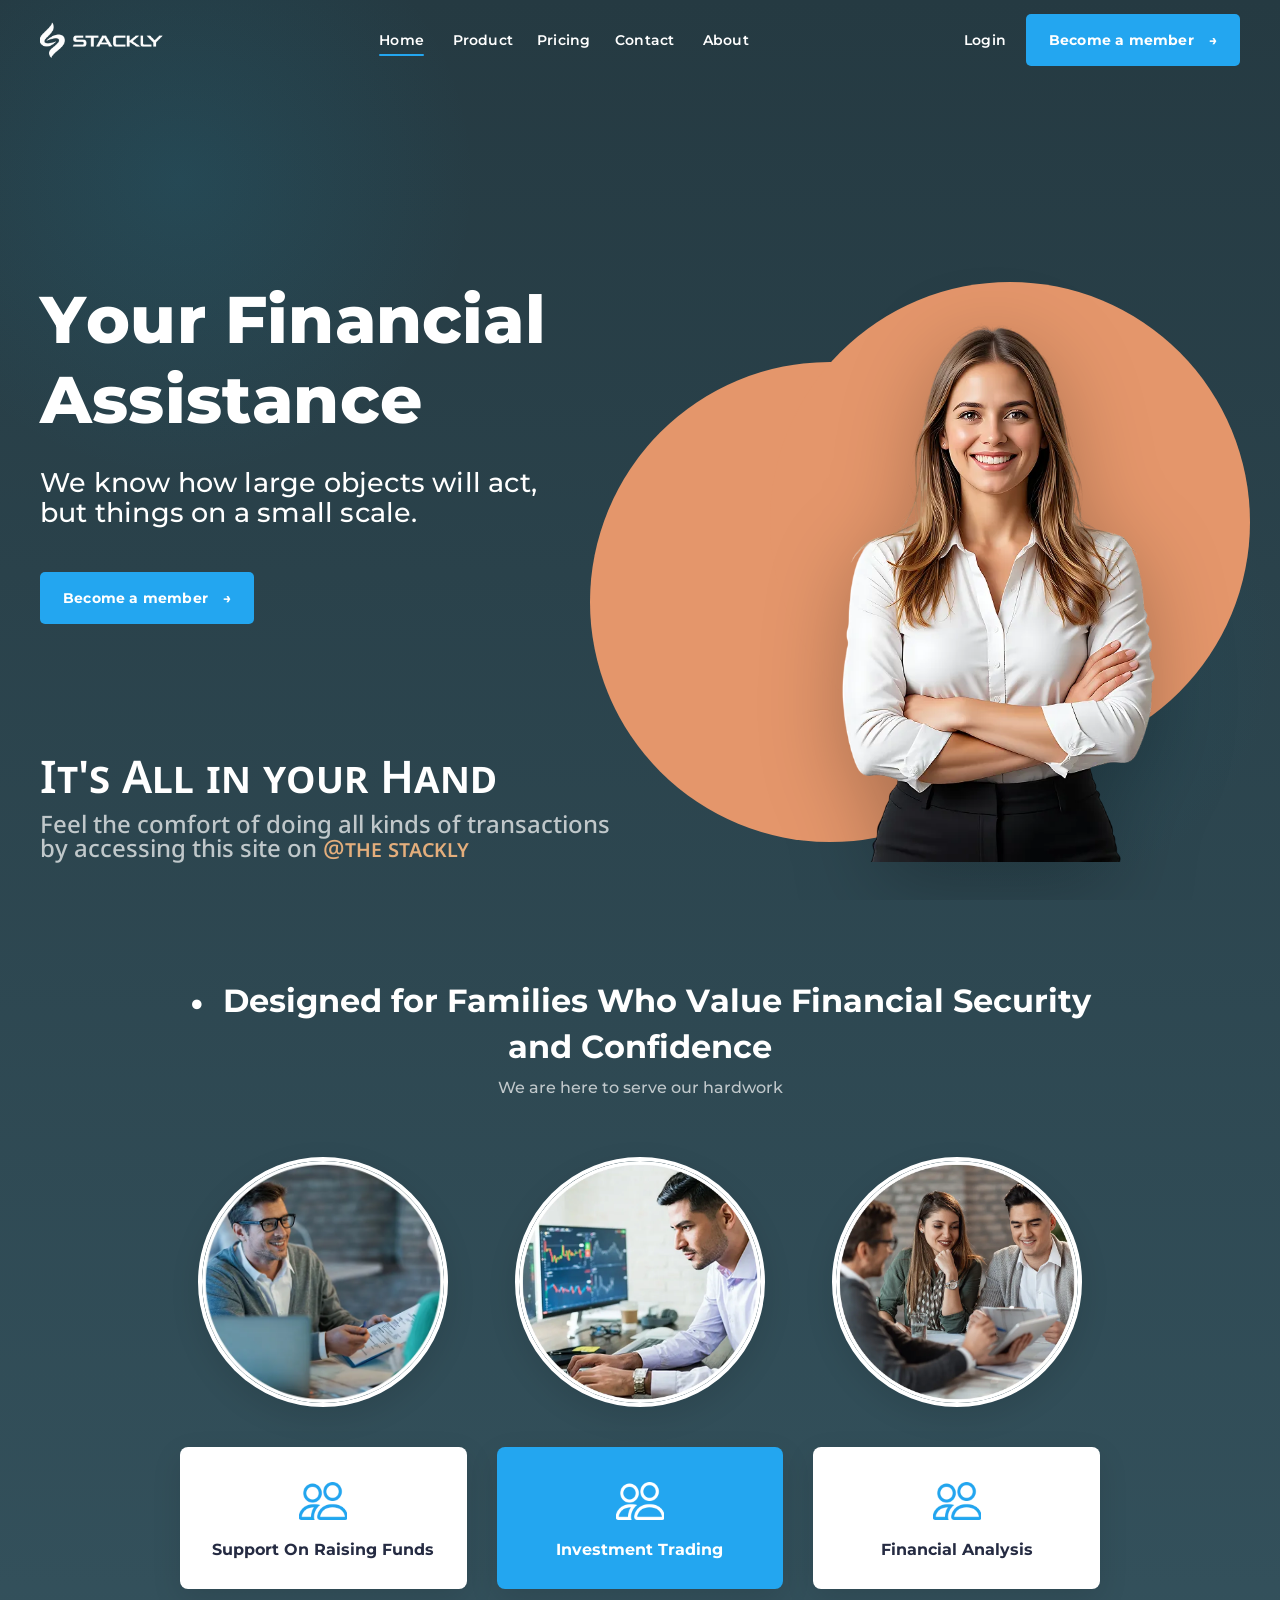
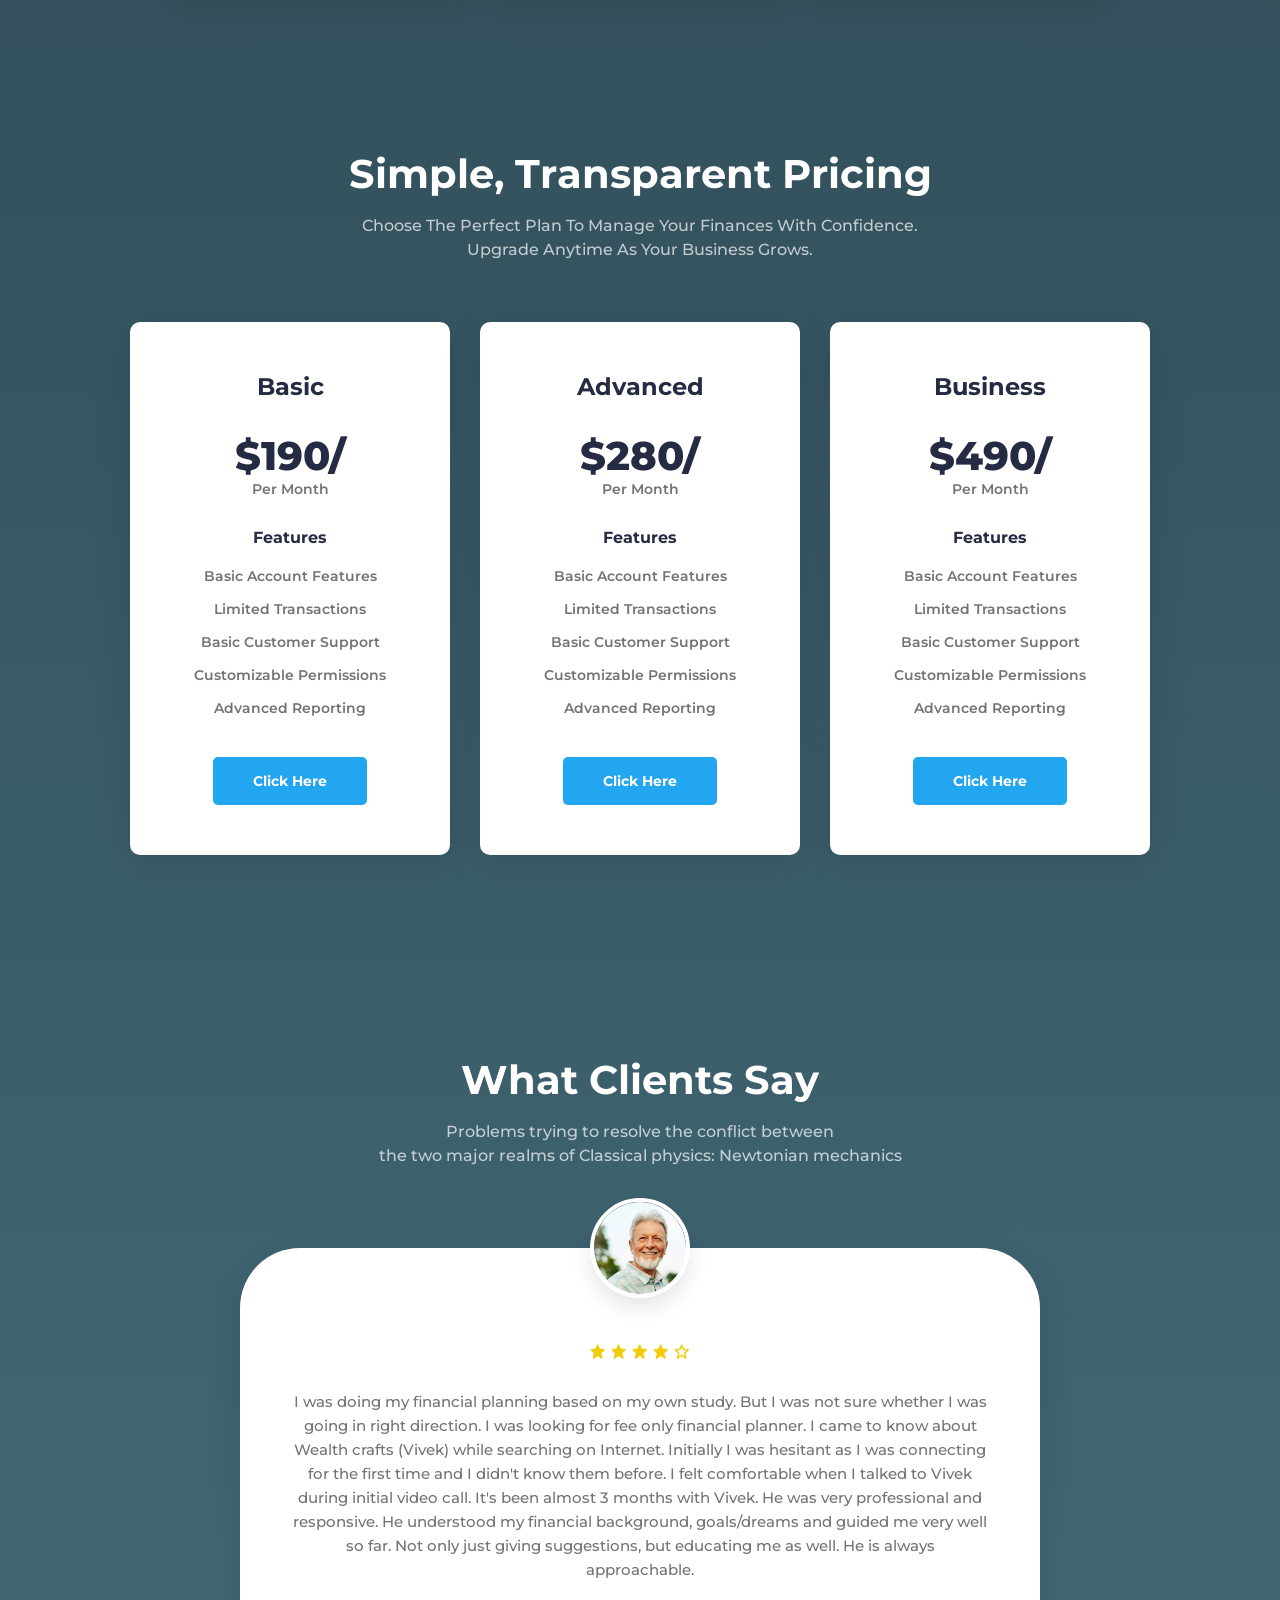
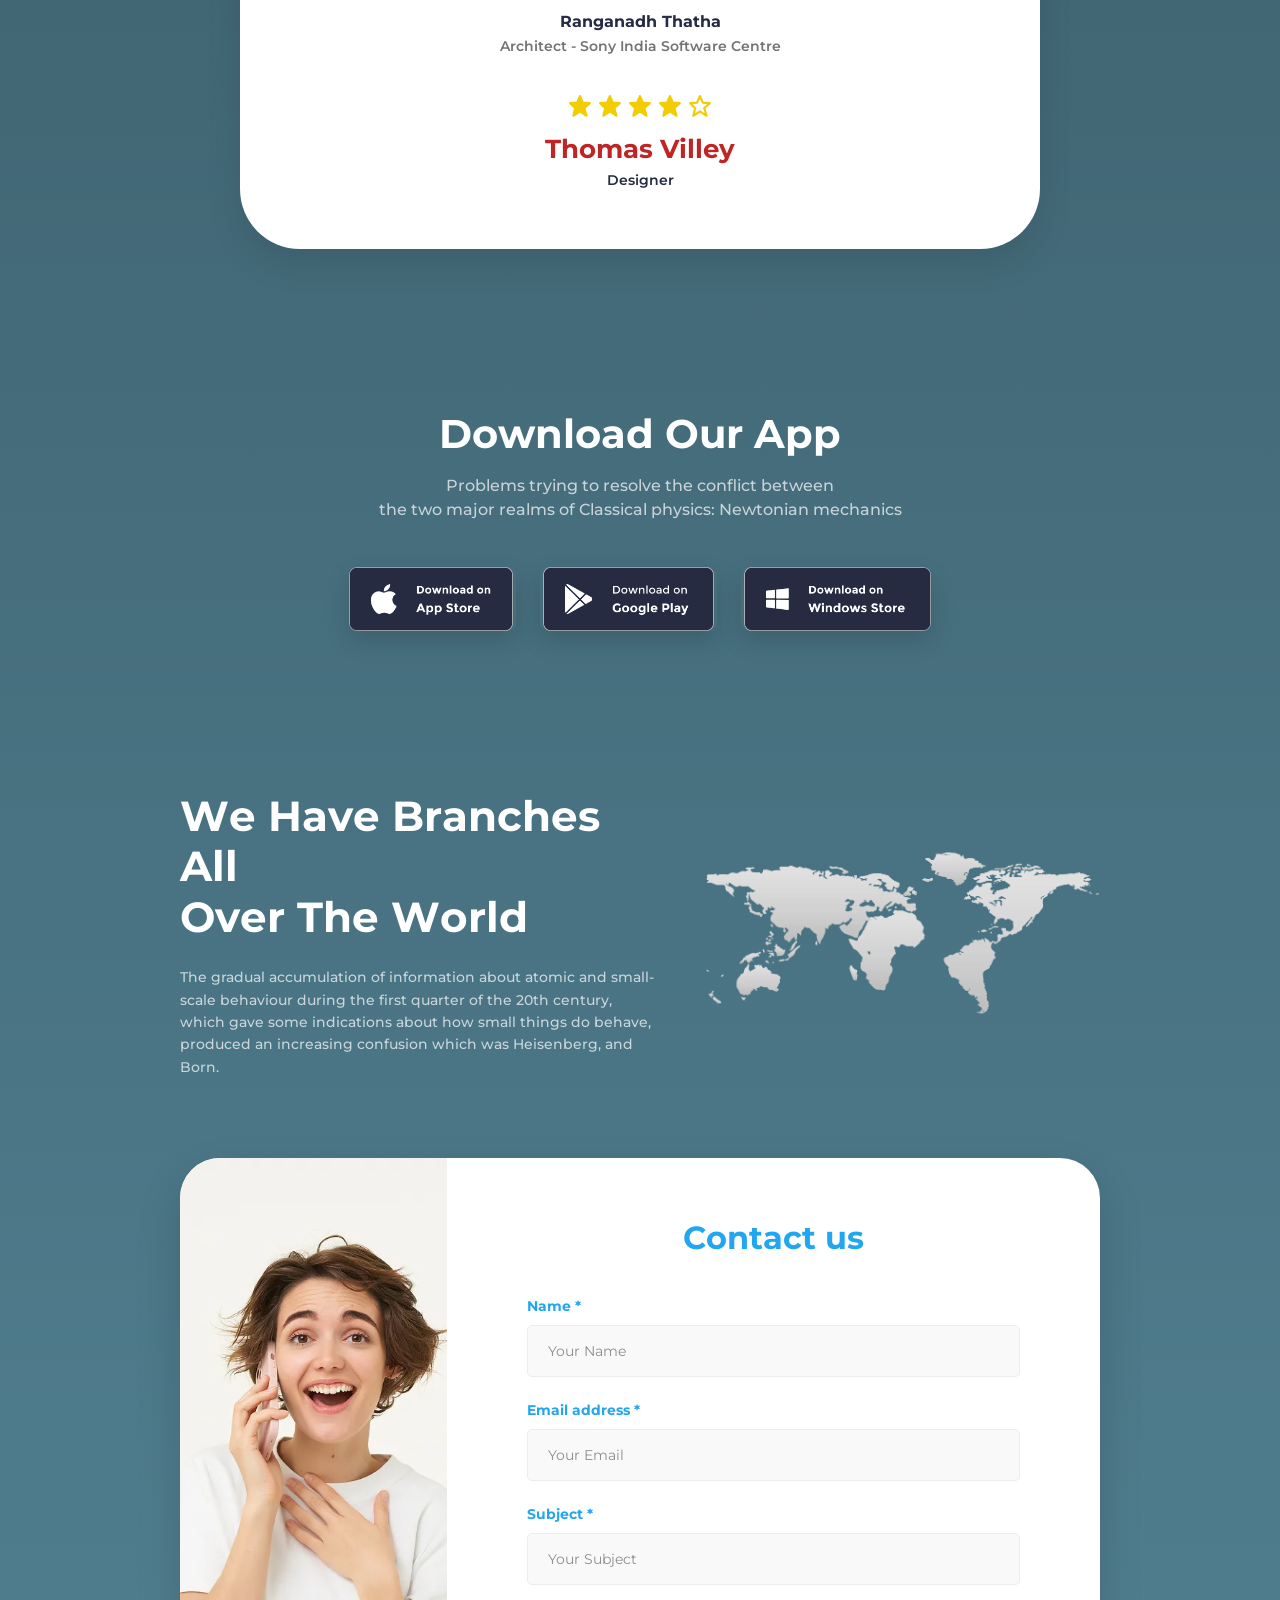
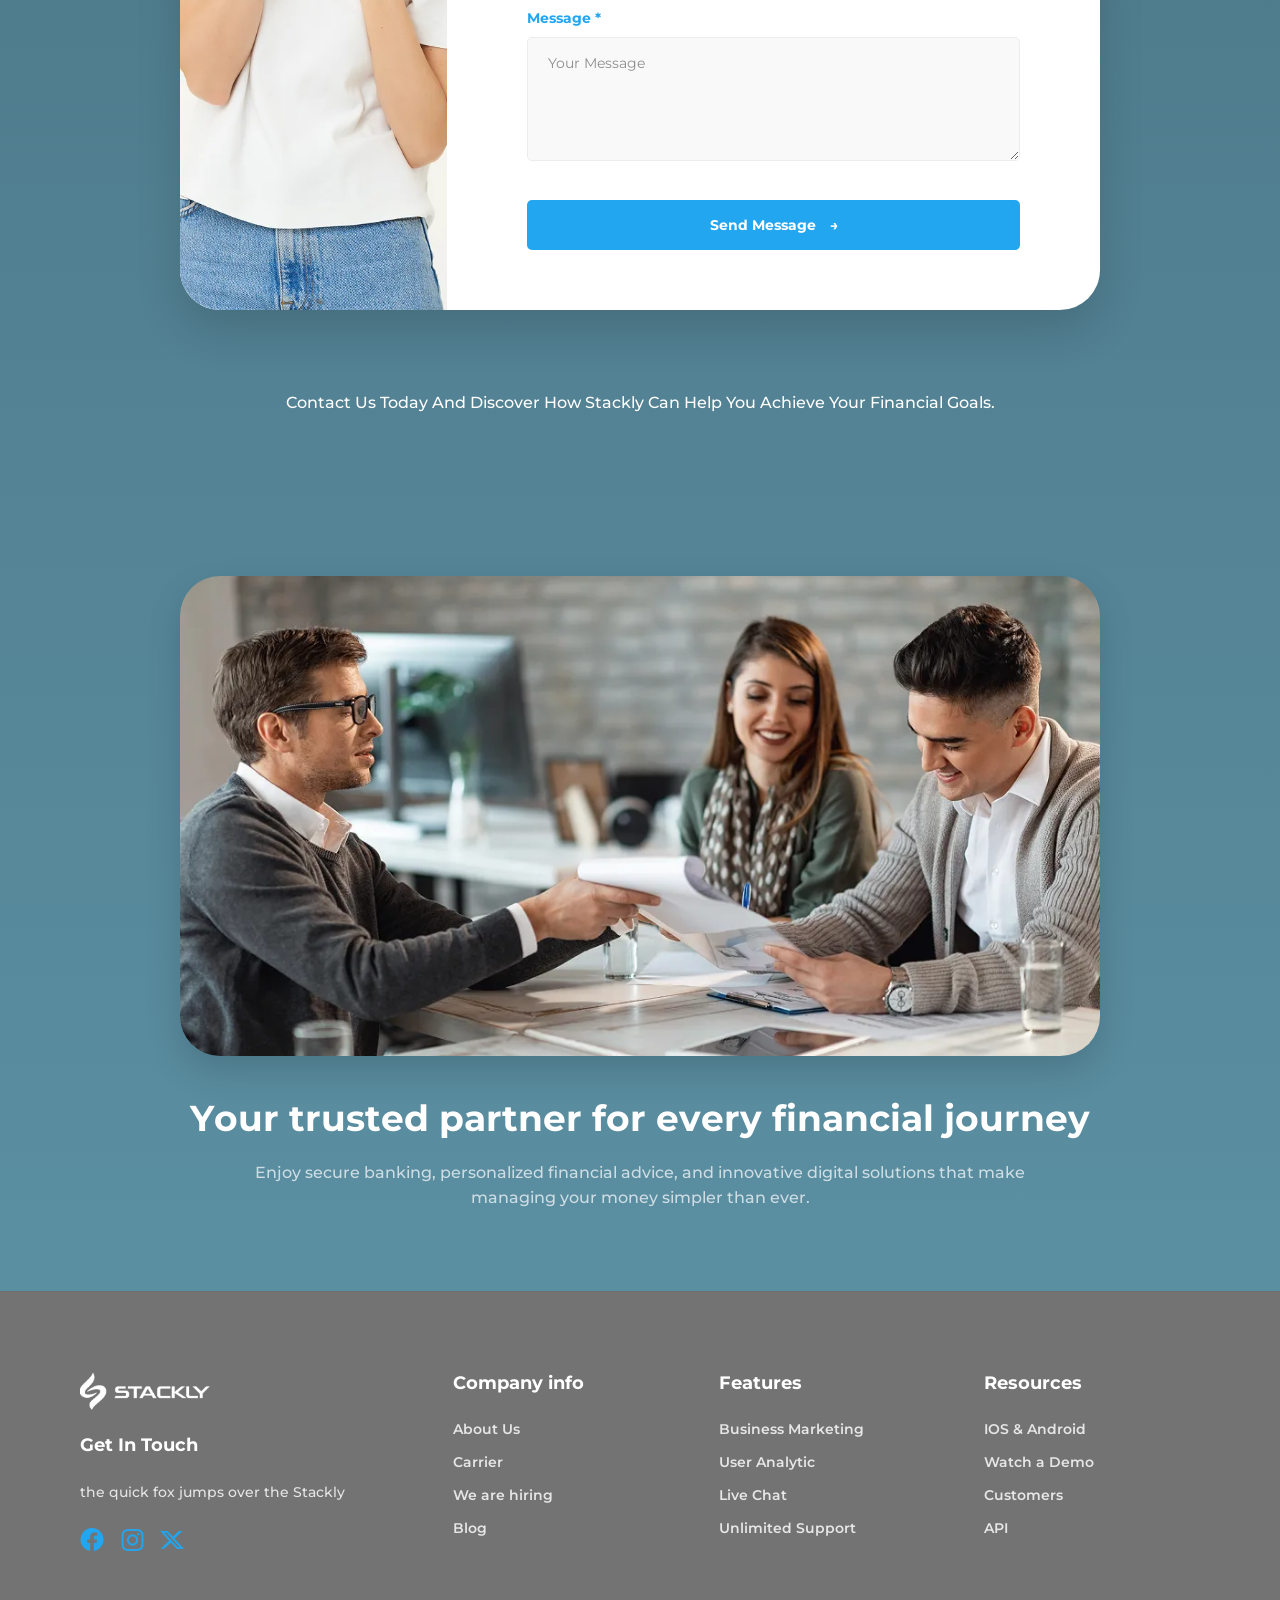
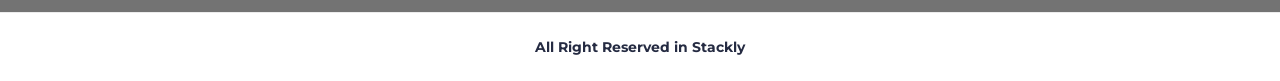
<file: index.html>
<!DOCTYPE html>
<html lang="en">

<head>
    <meta charset="UTF-8" />
    <meta name="viewport" content="width=device-width, initial-scale=1.0" />
    <title>Stackly – Your Financial Assistance</title>
    <meta name="description"
        content="Stackly helps you manage all kinds of financial transactions with ease. Your financial assistance, all in your hand." />
    <link
        href="https://fonts.googleapis.com/css2?family=Inter:wght@600&family=Poppins:wght@500;600&family=Montserrat:wght@400;500;600;700;800&family=Noto+Sans:ital,wght@0,100..900;1,100..900&display=swap"
        rel="stylesheet" />
    <link rel="stylesheet" href="style.css" />
    <link rel="stylesheet" href="preloader.css" />
</head>

<body>
    <!-- Preloader -->
    <div class="loader-wrapper" id="preloader">
        <div class="loader">
            <div class="loader__bar"></div>
            <div class="loader__bar"></div>
            <div class="loader__bar"></div>
            <div class="loader__bar"></div>
            <div class="loader__bar"></div>
            <div class="loader__ball"></div>
        </div>
    </div>
    <!-- ===================== NAVBAR ===================== -->
    <header class="navbar" id="navbar">
        <div class="nav-container">
            <!-- Logo -->
            <a href="index.html" class="nav-logo" id="nav-logo-link" aria-label="Stackly Home">
                <img src="assets/images/stackly logo.webp" alt="Stackly Logo" class="logo-img" id="logo-img" />
            </a>

            <!-- Nav Links -->
            <nav class="nav-links" id="nav-links" aria-label="Main navigation">
                <a href="./index.html" class="nav-link active" id="nav-home">Home</a>
                <a href="./product.html" class="nav-link" id="nav-product">Product</a>
                <a href="./pricing.html" class="nav-link" id="nav-pricing">Pricing</a>
                <a href="./contact.html" class="nav-link" id="nav-contact">Contact</a>
                <a href="./about.html" class="nav-link" id="nav-about">About</a>
            </nav>

            <!-- CTA Buttons -->
            <div class="nav-actions" id="nav-actions">
                <a href="./login.html?mode=login" class="btn-login" id="btn-login">Login</a>
                <a href="./login.html?mode=signup" class="btn-member" id="btn-member-nav">
                    Become a member <span class="btn-arrow">→</span>
                </a>
            </div>

            <!-- Mobile Hamburger -->
            <button class="hamburger" id="hamburger" aria-label="Toggle menu" aria-expanded="false">
                <span class="ham-line"></span>
                <span class="ham-line"></span>
                <span class="ham-line"></span>
            </button>
        </div>

        <!-- Mobile Menu -->
        <div class="mobile-menu" id="mobile-menu">
            <a href="./index.html" class="mobile-link" id="mob-home">Home</a>
            <a href="./product.html" class="mobile-link" id="mob-product">Product</a>
            <a href="./pricing.html" class="mobile-link" id="mob-pricing">Pricing</a>
            <a href="./contact.html" class="mobile-link" id="mob-contact">Contact</a>
            <a href="./about.html" class="mobile-link" id="mob-about">About</a>
            <a href="./login.html?mode=login" class="mobile-link" id="mob-login">Login</a>
            <a href="./login.html?mode=signup" class="btn-member mobile-btn-member" id="mob-member">
                Become a member →
            </a>
        </div>
    </header>

    <!-- ===================== HERO SECTION ===================== -->
    <section class="hero" id="hero">
        <div class="hero-container">
            <!-- Hero Left Content -->
            <div class="hero-content" id="hero-content">
                <h1 class="hero-title" id="hero-title">
                    <span class="desktop-only-text">Your Financial<br />Assistance</span>
                    <span class="mobile-only-text">Your Financial Assistance we know how large objects will act, but things on a small scale.</span>
                </h1>
                <p class="hero-subtitle" id="hero-subtitle">
                    <span class="desktop-only-text">We know how large objects will act,<br />but things on a small scale.</span>
                    <span class="mobile-only-text">We know how large objects will act, but things on a small scale.</span>
                </p>
                <a href="./login.html?mode=signup" class="btn-member hero-btn" id="btn-hero-member">
                    Become a member <span class="btn-arrow">→</span>
                </a>
            </div>

            <!-- Hero Right – Woman with Circle -->
            <div class="hero-visual" id="hero-visual">
                <div class="hero-circle-2" id="hero-circle-2"></div>
                <div class="hero-circle" id="hero-circle"></div>
                <img src="assets/images/home hero.webp" alt="Financial Advisor" class="hero-woman" id="hero-woman" />
            </div>
        </div>

        <!-- ===================== BOTTOM BAND ===================== -->
        <div class="hero-bottom-band" id="hero-bottom-band">
            <div class="band-container">
                <h2 class="band-title" id="band-title">It's All in your Hand</h2>
                <p class="band-subtitle" id="band-subtitle">
                    Feel the comfort of doing all kinds of transactions <br> by accessing this site on
                    <span class="brand-highlight" id="brand-highlight">@the stackly</span>
                </p>
            </div>
        </div>
    </section>

    <!-- ===================== FEATURES SECTION ===================== -->
    <section class="features" id="features">
        <div class="features-container">
            <div class="features-header">
                <h2 class="features-title">
                    <span class="bullet-dot">•</span> Designed for Families Who Value Financial Security and Confidence
                </h2>
                <p class="features-subtitle">We are here to serve our hardwork</p>
            </div>

            <div class="features-grid">
                <!-- Feature 1 -->
                <div class="feature-card">
                    <div class="feature-image-wrapper">
                        <img src="assets/images/Ellipse 18.webp" alt="Feature 1" class="feature-img" />
                    </div>
                    <div class="feature-box white-box">
                        <img src="assets/images/people icon blue box.webp" alt="People Icon" class="feature-icon" />
                        <h3 class="feature-box-title">Support On Raising Funds</h3>
                    </div>
                </div>

                <!-- Feature 2 -->
                <div class="feature-card">
                    <div class="feature-image-wrapper">
                        <img src="assets/images/Ellipse 20.webp" alt="Feature 2" class="feature-img" />
                    </div>
                    <div class="feature-box blue-box">
                        <img src="assets/images/people icon white box.webp" alt="People Icon" class="feature-icon" />
                        <h3 class="feature-box-title">Investment Trading</h3>
                    </div>
                </div>

                <!-- Feature 3 -->
                <div class="feature-card">
                    <div class="feature-image-wrapper">
                        <img src="assets/images/Ellipse 19.webp" alt="Feature 3" class="feature-img" />
                    </div>
                    <div class="feature-box white-box">
                        <img src="assets/images/people icon blue box.webp" alt="People Icon" class="feature-icon" />
                        <h3 class="feature-box-title">Financial Analysis</h3>
                    </div>
                </div>
            </div>
        </div>
    </section>

    <!-- ===================== PRICING SECTION ===================== -->
    <section class="pricing" id="pricing">
        <div class="pricing-container">
            <div class="pricing-header">
                <h2 class="pricing-title">Simple, Transparent Pricing</h2>
                <p class="pricing-subtitle">Choose The Perfect Plan To Manage Your Finances With Confidence. Upgrade Anytime As Your Business Grows.</p>
            </div>

            <div class="pricing-grid">
                <!-- Basic Plan -->
                <div class="pricing-card">
                    <h3 class="plan-name">Basic</h3>
                    <div class="plan-price">$190/</div>
                    <div class="plan-period">Per Month</div>
                    <div class="plan-features">
                        <h4>Features</h4>
                        <ul>
                            <li>Basic Account Features</li>
                            <li>Limited Transactions</li>
                            <li>Basic Customer Support</li>
                            <li>Customizable Permissions</li>
                            <li>Advanced Reporting</li>
                        </ul>
                    </div>
                    <a href="#" class="btn-plan">Click Here</a>
                </div>

                <!-- Advanced Plan -->
                <div class="pricing-card">
                    <h3 class="plan-name">Advanced</h3>
                    <div class="plan-price">$280/</div>
                    <div class="plan-period">Per Month</div>
                    <div class="plan-features">
                        <h4>Features</h4>
                        <ul>
                            <li>Basic Account Features</li>
                            <li>Limited Transactions</li>
                            <li>Basic Customer Support</li>
                            <li>Customizable Permissions</li>
                            <li>Advanced Reporting</li>
                        </ul>
                    </div>
                    <a href="#" class="btn-plan">Click Here</a>
                </div>

                <!-- Business Plan -->
                <div class="pricing-card">
                    <h3 class="plan-name">Business</h3>
                    <div class="plan-price">$490/</div>
                    <div class="plan-period">Per Month</div>
                    <div class="plan-features">
                        <h4>Features</h4>
                        <ul>
                            <li>Basic Account Features</li>
                            <li>Limited Transactions</li>
                            <li>Basic Customer Support</li>
                            <li>Customizable Permissions</li>
                            <li>Advanced Reporting</li>
                        </ul>
                    </div>
                    <a href="#" class="btn-plan">Click Here</a>
                </div>
            </div>
        </div>
    </section>

    <!-- ===================== TESTIMONIALS SECTION ===================== -->
    <section class="testimonials" id="testimonials">
        <div class="testimonials-container">
            <div class="testimonials-header">
                <h2 class="testimonials-title">What Clients Say</h2>
                <p class="testimonials-subtitle">Problems trying to resolve the conflict between<br>the two major realms of Classical physics: Newtonian mechanics</p>
            </div>

            <div class="testimonial-card">
                <div class="client-avatar">
                    <img src="assets/images/client says image.webp" alt="Client Ranganadh Thatha" />
                </div>
                <div class="stars-gray-wrapper">
                    <img src="assets/images/stars.webp" alt="rating stars" class="stars-gray-img" />
                </div>
                <p class="testimonial-text">
                    I was doing my financial planning based on my own study. But I was not sure whether I was going in right direction. I was looking for fee only financial planner. I came to know about Wealth crafts (Vivek) while searching on Internet. Initially I was hesitant as I was connecting for the first time and I didn't know them before. I felt comfortable when I talked to Vivek during initial video call. It's been almost 3 months with Vivek. He was very professional and responsive. He understood my financial background, goals/dreams and guided me very well so far. Not only just giving suggestions, but educating me as well. He is always approachable.
                </p>
                <h4 class="client-name-real">Ranganadh Thatha</h4>
                <p class="client-role-real">Architect - Sony India Software Centre</p>
                
                <div class="stars-yellow-wrapper">
                    <img src="assets/images/star colored.webp" alt="star" />
                    <img src="assets/images/star colored.webp" alt="star" />
                    <img src="assets/images/star colored.webp" alt="star" />
                    <img src="assets/images/star colored.webp" alt="star" />
                    <img src="assets/images/star uncolored.webp" alt="star" />
                </div>
                <h4 class="client-name-alias">Thomas Villey</h4>
                <p class="client-role-alias">Designer</p>
            </div>
        </div>
    </section>

    <!-- ===================== DOWNLOAD SECTION ===================== -->
    <section class="download-app" id="download-app">
        <div class="download-container">
            <div class="download-header">
                <h2 class="download-title">Download Our App</h2>
                <p class="download-subtitle">Problems trying to resolve the conflict between<br>the two major realms of Classical physics: Newtonian mechanics</p>
            </div>
            
            <div class="download-buttons">
                <a href="#" class="store-btn">
                    <img src="assets/images/apple store.webp" alt="Download on App Store" />
                </a>
                <a href="#" class="store-btn">
                    <img src="assets/images/playstore.webp" alt="Download on Google Play" />
                </a>
                <a href="#" class="store-btn">
                    <img src="assets/images/windows store.webp" alt="Download on Windows Store" />
                </a>
            </div>
        </div>
    </section>

    <!-- ===================== BRANCHES & CONTACT SECTION ===================== -->
    <section class="branches-contact" id="branches-contact">
        <div class="branches-container">
            <div class="branches-content desktop-only-branches">
                <div class="branches-text">
                    <h2 class="branches-title">We Have Branches All<br>Over The World</h2>
                    <p class="branches-subtitle">The gradual accumulation of information about atomic and small-scale behaviour during the first quarter of the 20th century, which gave some indications about how small things do behave, produced an increasing confusion which was Heisenberg, and Born.</p>
                </div>
                <div class="branches-map">
                    <img src="assets/images/map.webp" alt="World Map" />
                </div>
            </div>

            <!-- Mobile Contact Header -->
            <div class="mobile-contact-header">
                <h2>Contact Us</h2>
                <p>Have Questions About Our Financial Services? Our Team Is Here To Help You Every Step Of The Way.</p>
            </div>

            <!-- Contact Card Container -->
            <div class="contact-card">
                <div class="contact-image desktop-only-image">
                    <img src="assets/images/contact-woman.webp" alt="Contact Us" />
                </div>
                <div class="contact-form-wrapper">
                    <h3 class="form-title desktop-only-title">Contact us</h3>
                    <form class="contact-form">
                        <div class="form-group">
                            <label class="desktop-only-label">Name *</label>
                            <input type="text" placeholder="Your Name" required />
                        </div>
                        <div class="form-group">
                            <label class="desktop-only-label">Email address *</label>
                            <input type="email" placeholder="Your Email" required />
                        </div>
                        <div class="form-group">
                            <label class="desktop-only-label">Subject *</label>
                            <input type="text" placeholder="Your Subject" required />
                        </div>
                        <div class="form-group">
                            <label class="desktop-only-label">Message *</label>
                            <textarea placeholder="Your Message" rows="5" required></textarea>
                        </div>
                        <button type="submit" class="btn-submit-contact">Send Message <span class="btn-arrow" style="margin-left: 10px;">→</span></button>
                    </form>
                </div>
            </div>

            <p class="branches-footer-text">
                Contact Us Today And Discover How Stackly Can Help You Achieve Your Financial Goals.
            </p>
        </div>
    </section>

    <!-- ===================== PARTNER SECTION ===================== -->
    <section class="partner-journey" id="partner-journey">
        <div class="partner-container">
            <div class="partner-image-box">
                <img src="assets/images/Rectangle 1055 (3).webp" alt="Our team" class="partner-banner-img" />
            </div>
            <h2 class="partner-title">Your trusted partner for every financial journey</h2>
            <p class="partner-subtitle">Enjoy secure banking, personalized financial advice, and innovative digital solutions that make managing your money simpler than ever.</p>
        </div>
    </section>

    <!-- ===================== FOOTER SECTION ===================== -->
    <footer class="main-footer" id="main-footer">
        <div class="footer-container">
            <div class="footer-columns">
                <!-- Column 1 -->
                <div class="footer-column col-get-touch">
                    <a href="index.html" class="footer-logo-link" aria-label="Stackly Home">
                        <img src="assets/images/stackly logo.webp" alt="Stackly Logo" class="footer-logo-img" />
                    </a>
                    <h3>Get In Touch</h3>
                    <p>the quick fox jumps over the Stackly</p>
                    <div class="social-links">
                        <a href="#" class="social-icon">
                            <img src="assets/images/facebook.webp" alt="Facebook" />
                        </a>
                        <a href="#" class="social-icon">
                            <img src="assets/images/instagram.webp" alt="Instagram" />
                        </a>
                        <a href="#" class="social-icon" aria-label="X (Twitter)">
                            <img src="assets/images/footer x.webp" alt="X (Twitter)" />
                        </a>
                    </div>
                </div>

                <!-- Column 2 -->
                <div class="footer-column">
                    <h3>Company info</h3>
                    <ul>
                        <li><a href="#">About Us</a></li>
                        <li><a href="#">Carrier</a></li>
                        <li><a href="#">We are hiring</a></li>
                        <li><a href="#">Blog</a></li>
                    </ul>
                </div>
                <!-- Column 3 -->
                <div class="footer-column">
                    <h3>Features</h3>
                    <ul>
                        <li><a href="#">Business Marketing</a></li>
                        <li><a href="#">User Analytic</a></li>
                        <li><a href="#">Live Chat</a></li>
                        <li><a href="#">Unlimited Support</a></li>
                    </ul>
                </div>
                <!-- Column 4 -->
                <div class="footer-column">
                    <h3>Resources</h3>
                    <ul>
                        <li><a href="#">IOS & Android</a></li>
                        <li><a href="#">Watch a Demo</a></li>
                        <li><a href="#">Customers</a></li>
                        <li><a href="#">API</a></li>
                    </ul>
                </div>
            </div>
        </div>
        <div class="footer-copyright">
            <p>All Right Reserved in Stackly</p>
        </div>
    </footer>

    <script src="script.js"></script>
    <script src="validation.js"></script>
</body>

</html>
</file>
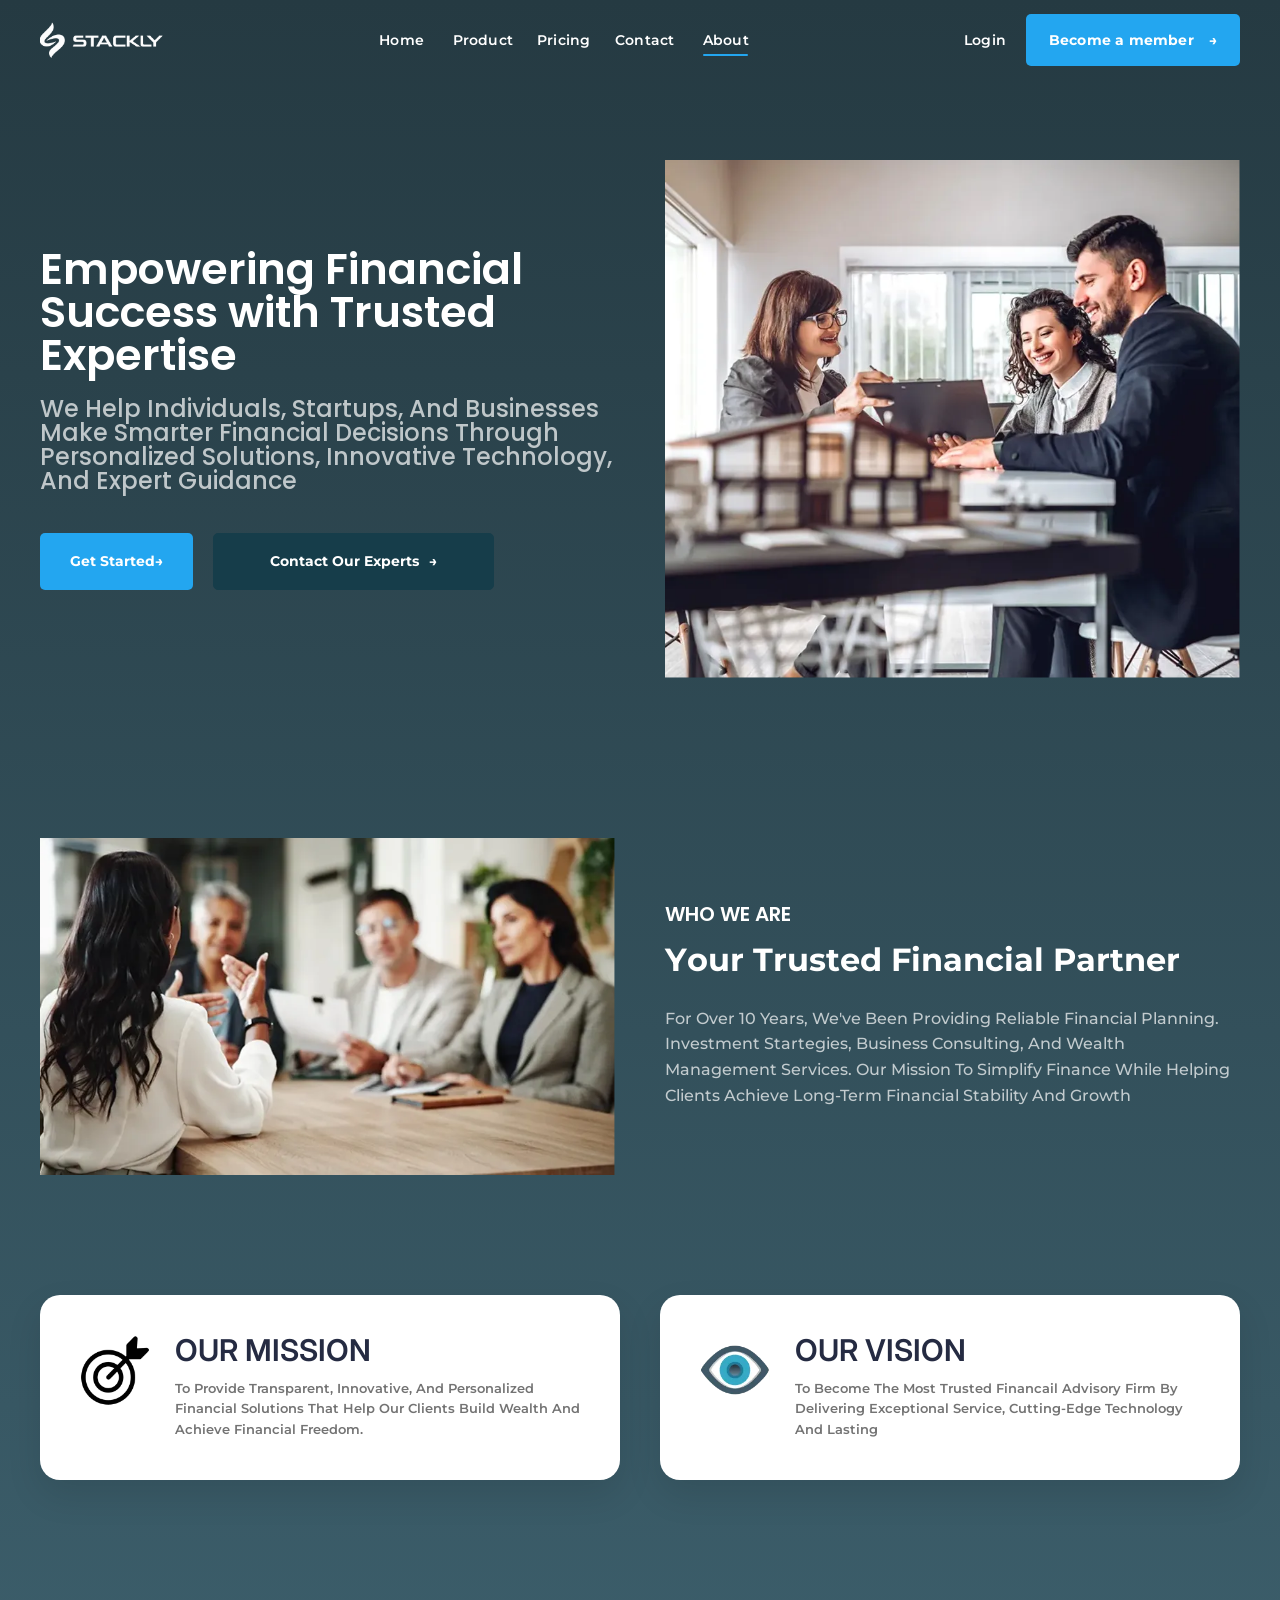
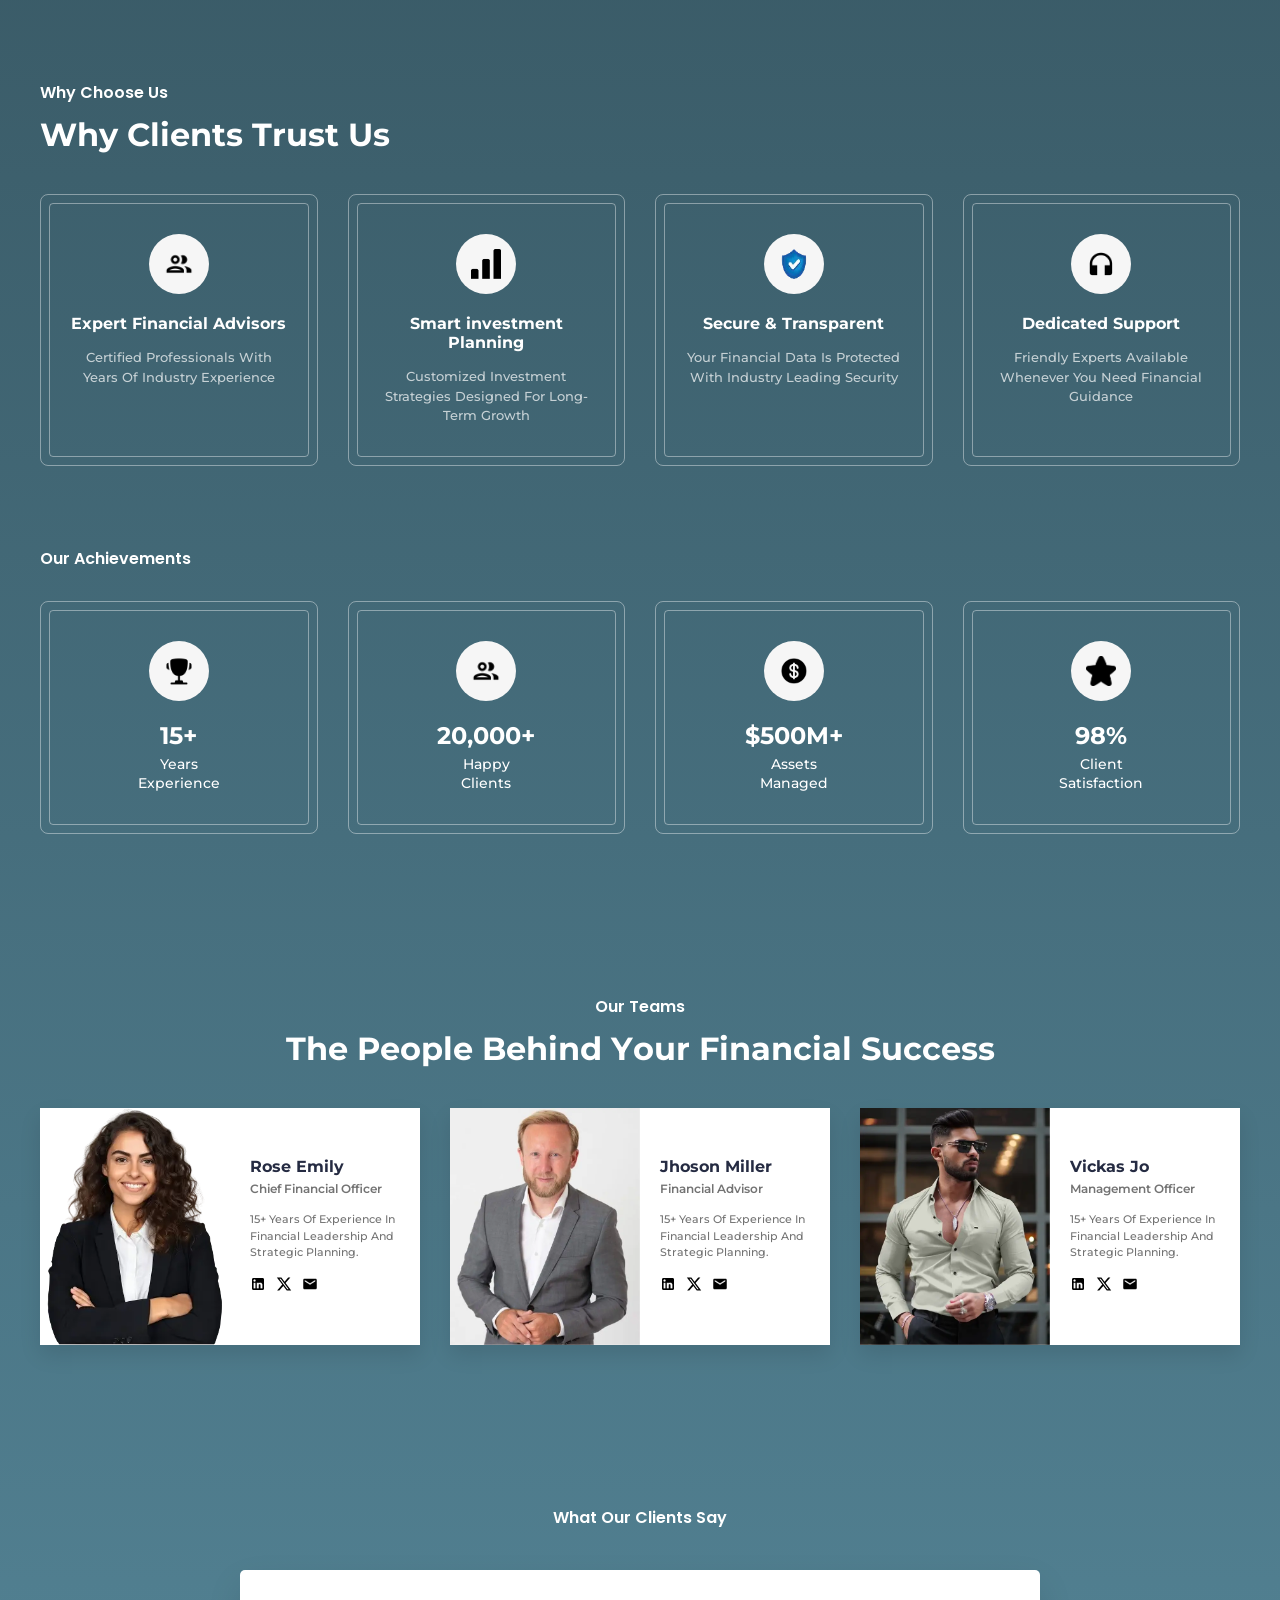
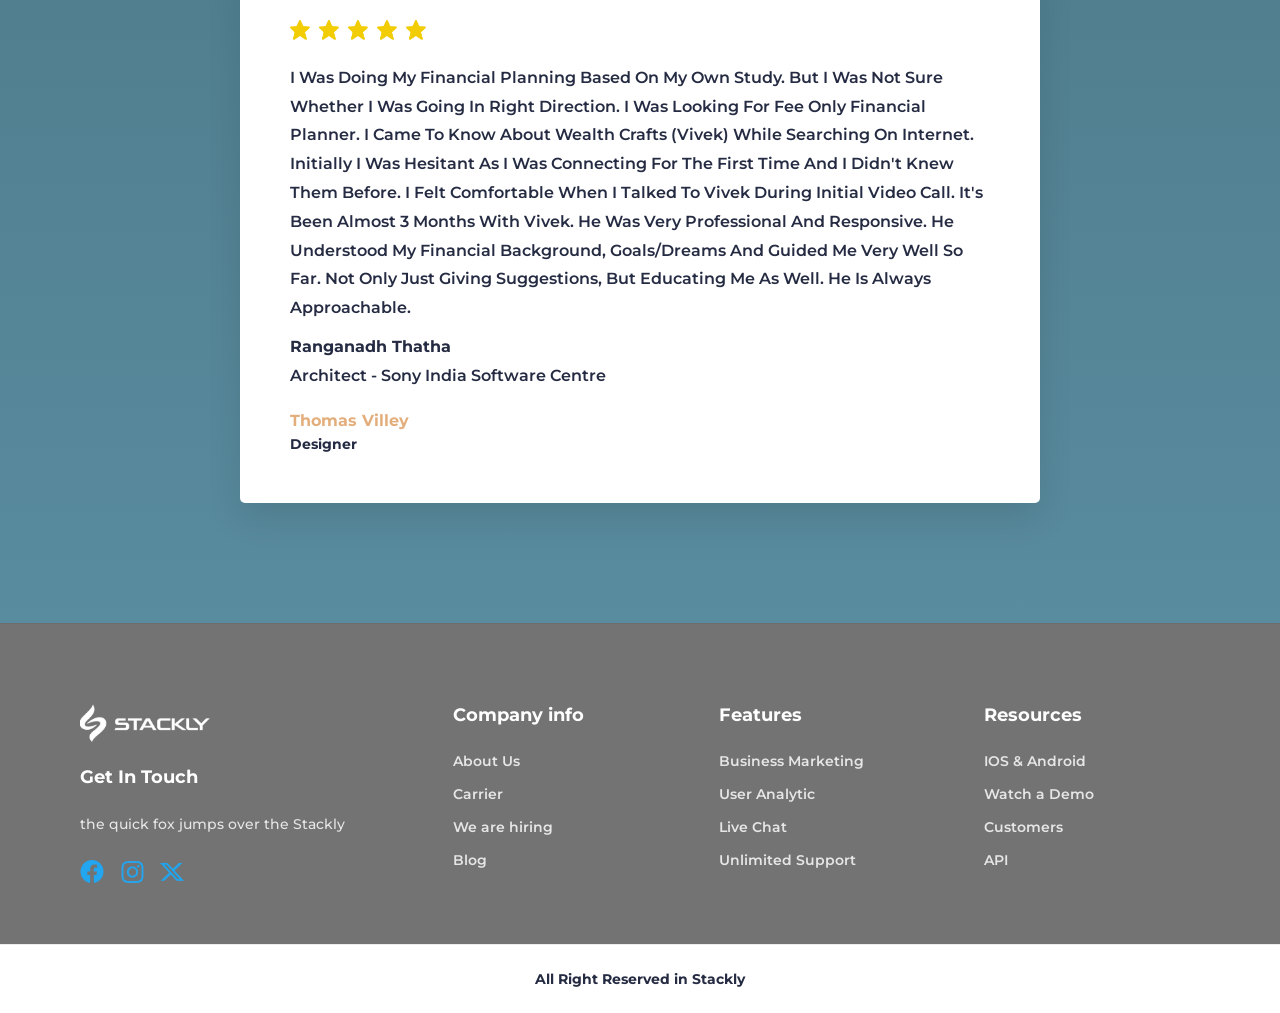
<file: about.html>
<!DOCTYPE html>
<html lang="en">

<head>
    <meta charset="UTF-8" />
    <meta name="viewport" content="width=device-width, initial-scale=1.0" />
    <title>Stackly – About Us</title>
    <meta name="description"
        content="Stackly helps you manage all kinds of financial transactions with ease. Learn more about us." />
    <link
        href="https://fonts.googleapis.com/css2?family=Inter:wght@600&family=Poppins:wght@500;600&family=Montserrat:wght@400;500;600;700;800&family=Noto+Sans:ital,wght@0,100..900;1,100..900&display=swap"
        rel="stylesheet" />
    <link rel="stylesheet" href="style.css" />
    <link rel="stylesheet" href="preloader.css" />
</head>

<body>
    <!-- Preloader -->
    <div class="loader-wrapper" id="preloader">
        <div class="loader">
            <div class="loader__bar"></div>
            <div class="loader__bar"></div>
            <div class="loader__bar"></div>
            <div class="loader__bar"></div>
            <div class="loader__bar"></div>
            <div class="loader__ball"></div>
        </div>
    </div>
    <!-- ===================== NAVBAR ===================== -->
    <header class="navbar" id="navbar">
        <div class="nav-container">
            <!-- Logo -->
            <a href="index.html" class="nav-logo" id="nav-logo-link" aria-label="Stackly Home">
                <img src="assets/images/stackly logo.webp" alt="Stackly Logo" class="logo-img" id="logo-img" />
            </a>

            <!-- Nav Links -->
            <nav class="nav-links" id="nav-links" aria-label="Main navigation">
                <a href="index.html" class="nav-link" id="nav-home">Home</a>
                <a href="product.html" class="nav-link" id="nav-product">Product</a>
                <a href="pricing.html" class="nav-link" id="nav-pricing">Pricing</a>
                <a href="contact.html" class="nav-link" id="nav-contact">Contact</a>
                <a href="about.html" class="nav-link active" id="nav-about">About</a>
            </nav>

            <!-- CTA Buttons -->
            <div class="nav-actions" id="nav-actions">
                <a href="./login.html?mode=login" class="btn-login" id="btn-login">Login</a>
                <a href="./login.html?mode=signup" class="btn-member" id="btn-member-nav">
                    Become a member <span class="btn-arrow">→</span>
                </a>
            </div>

            <!-- Mobile Hamburger -->
            <button class="hamburger" id="hamburger" aria-label="Toggle menu" aria-expanded="false">
                <span class="ham-line"></span>
                <span class="ham-line"></span>
                <span class="ham-line"></span>
            </button>
        </div>

        <!-- Mobile Menu -->
        <div class="mobile-menu" id="mobile-menu">
            <a href="index.html" class="mobile-link" id="mob-home">Home</a>
            <a href="product.html" class="mobile-link" id="mob-product">Product</a>
            <a href="pricing.html" class="mobile-link" id="mob-pricing">Pricing</a>
            <a href="contact.html" class="mobile-link" id="mob-contact">Contact</a>
            <a href="about.html" class="mobile-link active" id="mob-about">About</a>
            <a href="./login.html?mode=login" class="mobile-link" id="mob-login">Login</a>
            <a href="./login.html?mode=signup" class="btn-member mobile-btn-member" id="mob-member">
                Become a member →
            </a>
        </div>
    </header>

    <!-- ===================== ABOUT HERO SECTION ===================== -->
    <section class="about-hero">
        <div class="about-container grid-2-col">
            <div class="about-hero-content">
                <h1>Empowering Financial Success with Trusted Expertise</h1>
                <p>
                    We Help Individuals, Startups, And Businesses Make Smarter Financial Decisions Through Personalized
                    Solutions, Innovative Technology, And Expert Guidance
                </p>
                <div class="about-hero-actions">
                    <a href="#" class="btn-primary">Get Started <span class="btn-arrow">→</span></a>
                    <a href="#" class="btn-secondary">Contact Our Experts <span class="btn-arrow">→</span></a>
                </div>
            </div>
            <div class="about-hero-image">
                <img src="assets/images/about hero.webp" alt="Financial Experts Meeting" />
            </div>
        </div>
    </section>

    <!-- ===================== WHO WE ARE SECTION ===================== -->
    <section class="who-we-are">
        <div class="about-container grid-2-col-reverse">
            <div class="who-we-are-image">
                <img src="assets/images/about who are we.webp" alt="Our Trusted Financial Partners" />
            </div>
            <div class="who-we-are-content">
                <h3 class="who-subtitle">Who We Are</h3>
                <h2 class="who-title">Your Trusted Financial Partner</h2>
                <p class="who-text">
                    For Over 10 Years, We've Been Providing Reliable Financial Planning. Investment Startegies, Business
                    Consulting, And Wealth Management Services. Our Mission To Simplify Finance While Helping Clients
                    Achieve Long-Term Financial Stability And Growth
                </p>
            </div>
        </div>
    </section>

    <!-- ===================== MISSION & VISION CARDS ===================== -->
    <section class="mission-vision">
        <div class="about-container card-grid">
            <!-- Mission Card -->
            <div class="about-card">
                <div class="card-icon">
                    <img src="assets/images/dart-board-and-arrow 1.webp" alt="Our Mission Icon" />
                </div>
                <div class="card-content">
                    <h3 class="card-title">Our Mission</h3>
                    <p class="card-text">
                        To Provide Transparent, Innovative, And Personalized Financial Solutions That Help Our Clients
                        Build Wealth And Achieve Financial Freedom.
                    </p>
                </div>
            </div>
            <!-- Vision Card -->
            <div class="about-card">
                <div class="card-icon">
                    <img src="assets/images/emojione-v1_eye.webp" alt="Our Vision Icon" />
                </div>
                <div class="card-content">
                    <h3 class="card-title">Our Vision</h3>
                    <p class="card-text">
                        To Become The Most Trusted Financail Advisory Firm By Delivering Exceptional Service,
                        Cutting-Edge Technology And Lasting
                    </p>
                </div>
            </div>
        </div>
    </section>

    <!-- ===================== WHY CHOOSE US SECTION ===================== -->
    <section class="why-choose-us">
        <div class="about-container">
            <h3 class="section-subtitle text-left">Why Choose Us</h3>
            <h2 class="section-title text-left">Why Clients Trust Us</h2>
            
            <div class="card-grid-4">
                <div class="trust-card-wrapper">
                    <div class="trust-card-inner">
                        <div class="trust-icon">
                            <img src="assets/images/people icon.webp" alt="Expert Financial Advisors" />
                        </div>
                        <h4>Expert Financial Advisors</h4>
                        <p>Certified Professionals With Years Of Industry Experience</p>
                    </div>
                </div>
                <div class="trust-card-wrapper">
                    <div class="trust-card-inner">
                        <div class="trust-icon">
                            <img src="assets/images/analytics icon.webp" alt="Smart investment Planning" />
                        </div>
                        <h4>Smart investment Planning</h4>
                        <p>Customized Investment Strategies Designed For Long-Term Growth</p>
                    </div>
                </div>
                <div class="trust-card-wrapper">
                    <div class="trust-card-inner">
                        <div class="trust-icon">
                            <img src="assets/images/vecteezy_security-shield-with-check-symbol_24091707 2.webp" alt="Secure & Transparent" />
                        </div>
                        <h4>Secure & Transparent</h4>
                        <p>Your Financial Data Is Protected With Industry Leading Security</p>
                    </div>
                </div>
                <div class="trust-card-wrapper">
                    <div class="trust-card-inner">
                        <div class="trust-icon">
                            <img src="assets/images/material-symbols_headphones.webp" alt="Dedicated Support" />
                        </div>
                        <h4>Dedicated Support</h4>
                        <p>Friendly Experts Available Whenever You Need Financial Guidance</p>
                    </div>
                </div>
            </div>
        </div>
    </section>

    <!-- ===================== OUR ACHIEVEMENTS SECTION ===================== -->
    <section class="our-achievements">
        <div class="about-container">
            <h3 class="section-subtitle text-left" style="margin-bottom: 20px;">Our Achievements</h3>
            
            <div class="card-grid-4">
                <div class="trust-card-wrapper">
                    <div class="trust-card-inner">
                        <div class="trust-icon">
                            <img src="assets/images/solar_cup-bold.webp" alt="15+ Years Experience" />
                        </div>
                        <h4 class="achievement-number">15+</h4>
                        <p class="achievement-text">Years<br>Experience</p>
                    </div>
                </div>
                <div class="trust-card-wrapper">
                    <div class="trust-card-inner">
                        <div class="trust-icon">
                            <img src="assets/images/people icon.webp" alt="20,000+ Happy Clients" />
                        </div>
                        <h4 class="achievement-number">20,000+</h4>
                        <p class="achievement-text">Happy<br>Clients</p>
                    </div>
                </div>
                <div class="trust-card-wrapper">
                    <div class="trust-card-inner">
                        <div class="trust-icon">
                            <img src="assets/images/solar_dollar-bold.webp" alt="$500M+ Assets Managed" />
                        </div>
                        <h4 class="achievement-number">$500M+</h4>
                        <p class="achievement-text">Assets<br>Managed</p>
                    </div>
                </div>
                <div class="trust-card-wrapper">
                    <div class="trust-card-inner">
                        <div class="trust-icon">
                            <img src="assets/images/star.webp" alt="98% Client Satisfaction" />
                        </div>
                        <h4 class="achievement-number">98%</h4>
                        <p class="achievement-text">Client<br>Satisfaction</p>
                    </div>
                </div>
            </div>
        </div>
    </section>

    <!-- ===================== OUR TEAMS SECTION ===================== -->
    <section class="our-teams">
        <div class="about-container text-center">
            <h3 class="section-subtitle text-center">Our Teams</h3>
            <h2 class="section-title text-center">The People Behind Your Financial Success</h2>
            
            <div class="card-grid-3">
                <div class="team-card">
                    <img src="assets/images/rose emily.webp" alt="Rose Emily" class="team-img" />
                    <div class="team-info">
                        <h4>Rose Emily</h4>
                        <p class="team-role">Chief Financial Officer</p>
                        <p class="team-desc">15+ Years Of Experience In Financial Leadership And Strategic Planning.</p>
                        <div class="team-socials">
                            <a href="#"><img src="assets/images/linkedin black.webp" alt="LinkedIn"></a>
                            <a href="#" aria-label="X (Twitter)"><img src="assets/images/twitter black.svg" alt="X (Twitter)"></a>
                            <a href="#"><img src="assets/images/mail black.webp" alt="Email"></a>
                        </div>
                    </div>
                </div>
                <div class="team-card">
                    <img src="assets/images/johnson miller.webp" alt="Jhoson Miller" class="team-img" />
                    <div class="team-info">
                        <h4>Jhoson Miller</h4>
                        <p class="team-role">Financial Advisor</p>
                        <p class="team-desc">15+ Years Of Experience In Financial Leadership And Strategic Planning.</p>
                        <div class="team-socials">
                            <a href="#"><img src="assets/images/linkedin black.webp" alt="LinkedIn"></a>
                            <a href="#" aria-label="X (Twitter)"><img src="assets/images/twitter black.svg" alt="X (Twitter)"></a>
                            <a href="#"><img src="assets/images/mail black.webp" alt="Email"></a>
                        </div>
                    </div>
                </div>
                <div class="team-card">
                    <img src="assets/images/vikas jo.webp" alt="Vickas Jo" class="team-img" />
                    <div class="team-info">
                        <h4>Vickas Jo</h4>
                        <p class="team-role">Management Officer</p>
                        <p class="team-desc">15+ Years Of Experience In Financial Leadership And Strategic Planning.</p>
                        <div class="team-socials">
                            <a href="#"><img src="assets/images/linkedin black.webp" alt="LinkedIn"></a>
                            <a href="#" aria-label="X (Twitter)"><img src="assets/images/twitter black.svg" alt="X (Twitter)"></a>
                            <a href="#"><img src="assets/images/mail black.webp" alt="Email"></a>
                        </div>
                    </div>
                </div>
            </div>
        </div>
    </section>

    <!-- ===================== WHAT OUR CLIENTS SAY ===================== -->
    <section class="what-clients-say">
        <div class="about-container text-center">
            <h3 class="section-subtitle text-center">What Our Clients Say</h3>
            
            <div class="testimonial-single">
                <div class="stars-yellow">
                    <img src="assets/images/star colored.webp" alt="star" />
                    <img src="assets/images/star colored.webp" alt="star" />
                    <img src="assets/images/star colored.webp" alt="star" />
                    <img src="assets/images/star colored.webp" alt="star" />
                    <img src="assets/images/star colored.webp" alt="star" />
                </div>
                <p class="client-quote">
                    I Was Doing My Financial Planning Based On My Own Study. But I Was Not Sure Whether I Was Going In Right Direction. I Was Looking For Fee Only Financial Planner. I Came To Know About Wealth Crafts (Vivek) While Searching On Internet. Initially I Was Hesitant As I Was Connecting For The First Time And I Didn't Knew Them Before. I Felt Comfortable When I Talked To Vivek During Initial Video Call. It's Been Almost 3 Months With Vivek. He Was Very Professional And Responsive. He Understood My Financial Background, Goals/Dreams And Guided Me Very Well So Far. Not Only Just Giving Suggestions, But Educating Me As Well. He Is Always Approachable.<br>
                    <span style="font-weight: 700; display: inline-block; margin-top: 10px;">Ranganadh Thatha</span><br>
                    Architect - Sony India Software Centre
                </p>
                <div class="client-author">
                    <h4 class="client-name">Thomas Villey</h4>
                    <p class="client-role">Designer</p>
                </div>
            </div>
        </div>
    </section>

    <!-- ===================== FOOTER SECTION ===================== -->
    <footer class="main-footer" id="main-footer">
        <div class="footer-container">
            <div class="footer-columns">
                <!-- Column 1 -->
                <div class="footer-column col-get-touch">
                    <a href="index.html" class="footer-logo-link" aria-label="Stackly Home">
                        <img src="assets/images/stackly logo.webp" alt="Stackly Logo" class="footer-logo-img" />
                    </a>
                    <h3>Get In Touch</h3>
                    <p>the quick fox jumps over the Stackly</p>
                    <div class="social-links">
                        <a href="#" class="social-icon">
                            <img src="assets/images/facebook.webp" alt="Facebook" />
                        </a>
                        <a href="#" class="social-icon">
                            <img src="assets/images/instagram.webp" alt="Instagram" />
                        </a>
                        <a href="#" class="social-icon" aria-label="X (Twitter)">
                            <img src="assets/images/footer x.webp" alt="X (Twitter)" />
                        </a>
                    </div>
                </div>
                <!-- Column 2 -->
                <div class="footer-column">
                    <h3>Company info</h3>
                    <ul>
                        <li><a href="#">About Us</a></li>
                        <li><a href="#">Carrier</a></li>
                        <li><a href="#">We are hiring</a></li>
                        <li><a href="#">Blog</a></li>
                    </ul>
                </div>
                <!-- Column 3 -->
                <div class="footer-column">
                    <h3>Features</h3>
                    <ul>
                        <li><a href="#">Business Marketing</a></li>
                        <li><a href="#">User Analytic</a></li>
                        <li><a href="#">Live Chat</a></li>
                        <li><a href="#">Unlimited Support</a></li>
                    </ul>
                </div>
                <!-- Column 4 -->
                <div class="footer-column">
                    <h3>Resources</h3>
                    <ul>
                        <li><a href="#">IOS & Android</a></li>
                        <li><a href="#">Watch a Demo</a></li>
                        <li><a href="#">Customers</a></li>
                        <li><a href="#">API</a></li>
                    </ul>
                </div>
            </div>
        </div>
        <div class="footer-copyright">
            <p>All Right Reserved in Stackly</p>
        </div>
    </footer>

    <script src="script.js"></script>
    <script src="validation.js"></script>
</body>

</html>
</file>
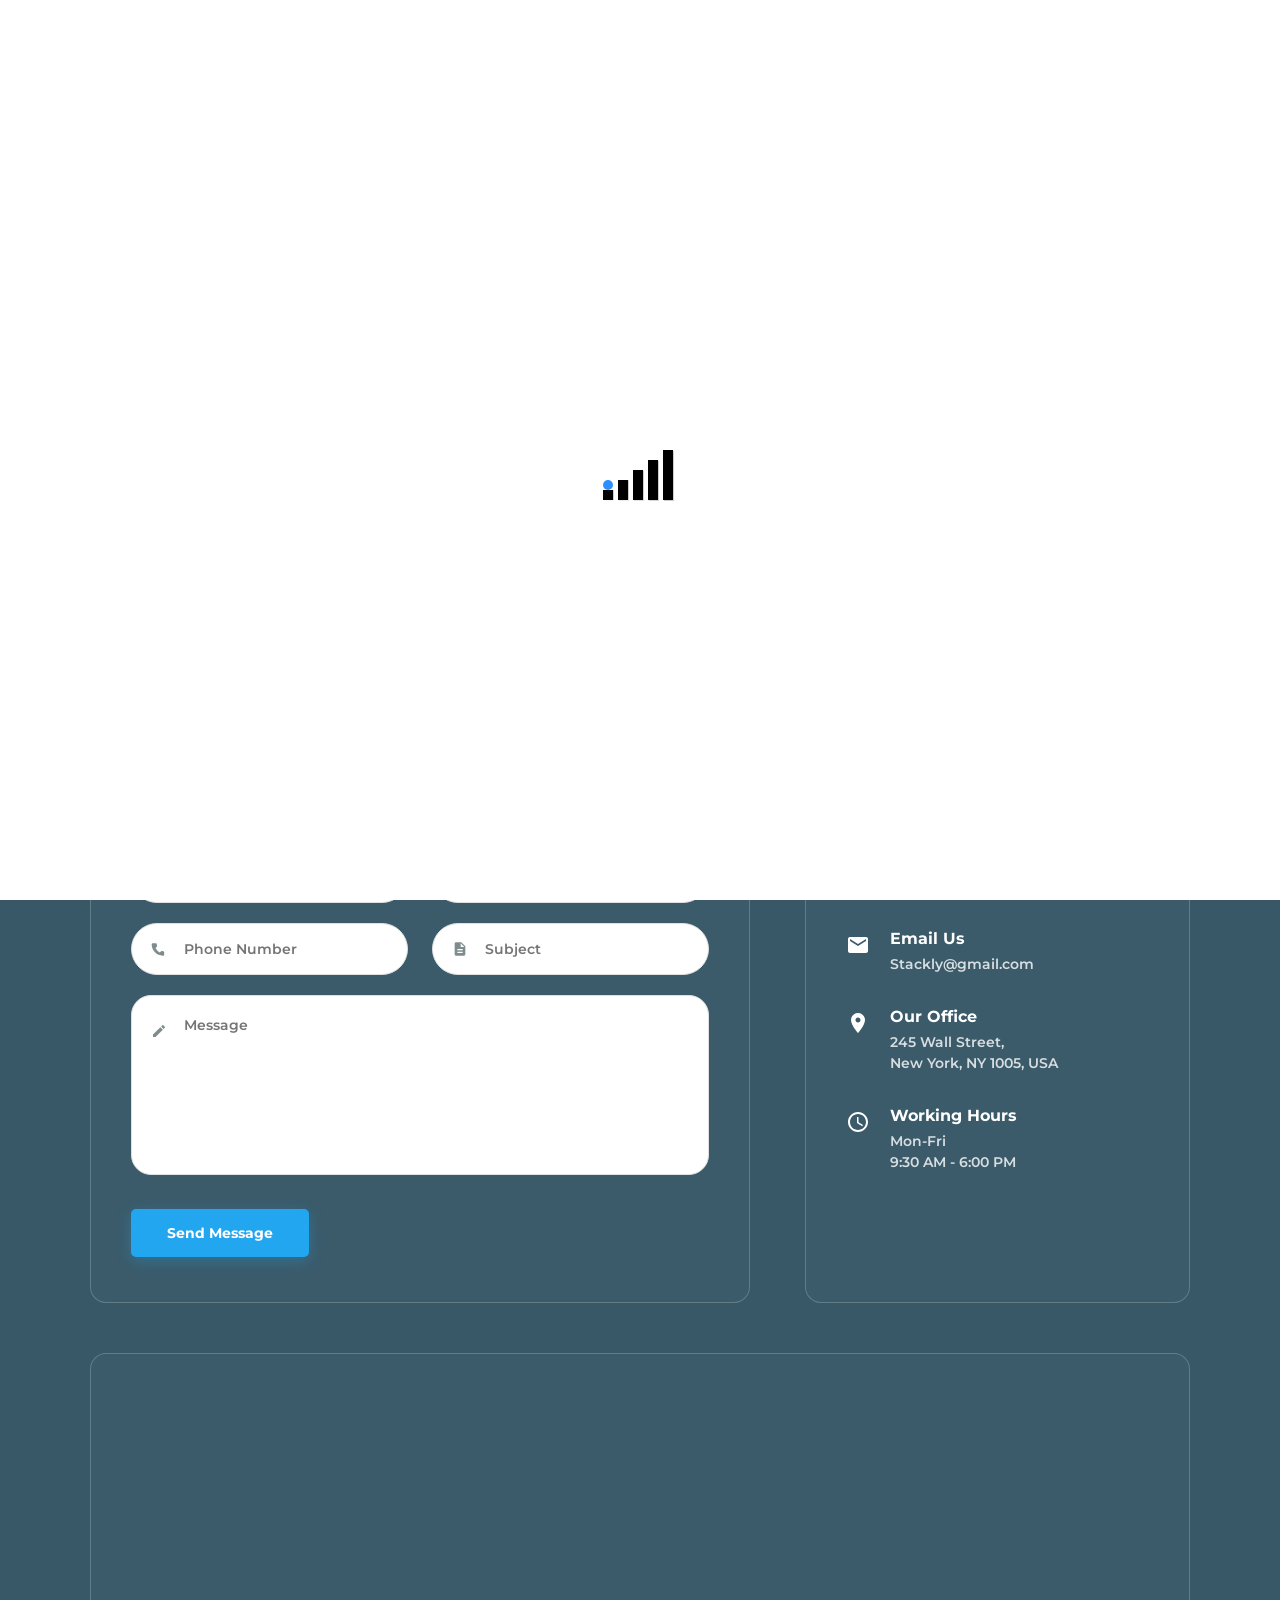
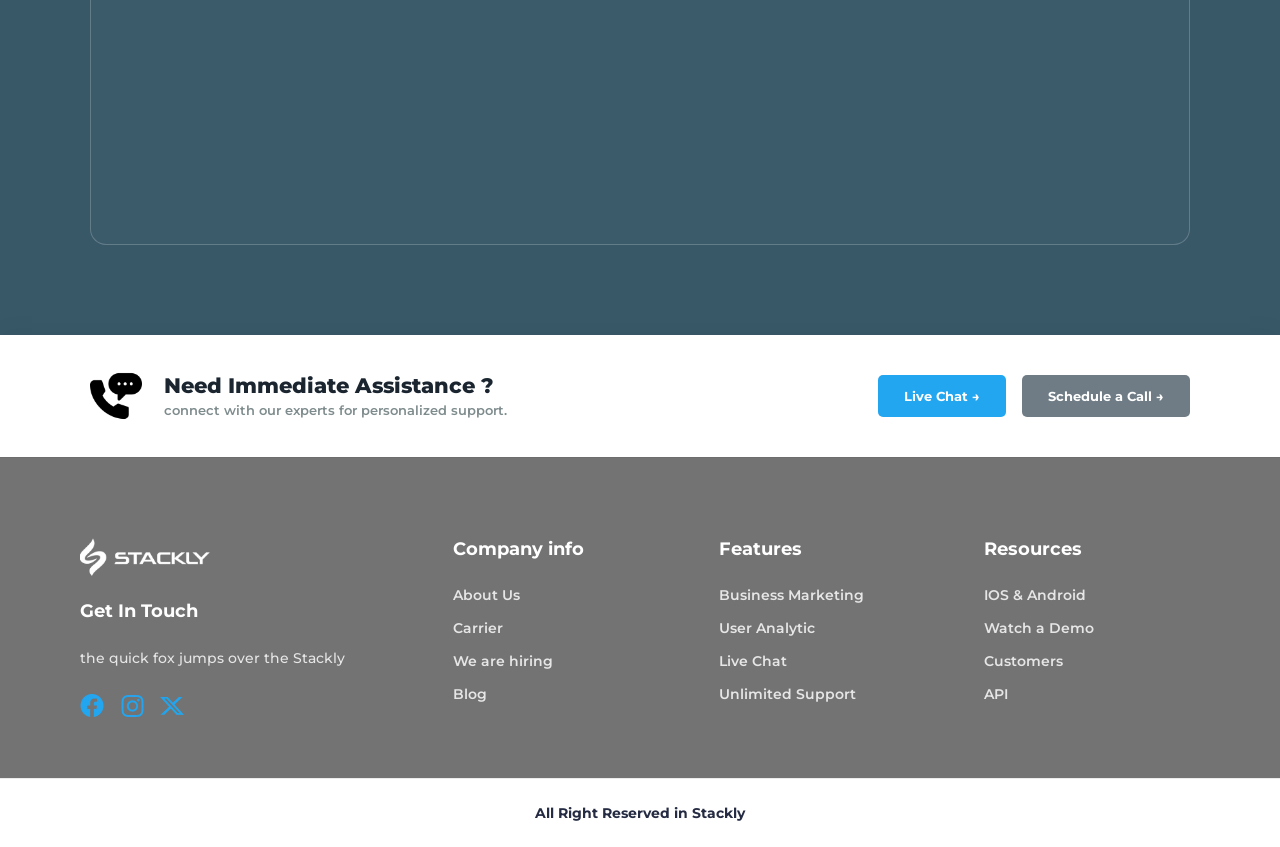
<file: contact.html>
<!DOCTYPE html>
<html lang="en">

<head>
    <meta charset="UTF-8" />
    <meta name="viewport" content="width=device-width, initial-scale=1.0" />
    <title>Contact Us – Stackly Financial</title>
    <meta name="description"
        content="Get in touch with the Stackly financial team. Send us a message, find our office location, or reach out for immediate assistance." />
    <link
        href="https://fonts.googleapis.com/css2?family=Inter:wght@600&family=Poppins:wght@500;600&family=Montserrat:wght@400;500;600;700;800&family=Noto+Sans:ital,wght@0,100..900;1,100..900&display=swap"
        rel="stylesheet" />
    <link rel="stylesheet" href="style.css" />
    <style>
        /* ============================================================
           CONTACT HERO SECTION
           ============================================================ */
        .contact-hero {
            min-height: 65vh;
            background: #385868; /* Continuous solid slate-blue background to match theme */
            padding-top: calc(var(--nav-h) + 40px);
            display: flex;
            align-items: center;
            position: relative;
            overflow: hidden;
        }

        .contact-hero-container {
            max-width: 1200px;
            margin: 0 auto;
            padding: 60px 40px 40px;
            display: flex;
            align-items: center;
            justify-content: space-between;
            gap: 60px;
            width: 100%;
        }

        .contact-hero-content {
            flex: 0 0 50%;
            color: #ffffff;
        }

        .contact-hero-title {
            font-family: 'Montserrat', sans-serif;
            font-size: clamp(28px, 3.5vw, 46px);
            font-weight: 800;
            line-height: 1.25;
            margin-bottom: 20px;
        }

        .contact-hero-subtitle {
            font-size: 15px;
            font-weight: 500;
            color: rgba(255, 255, 255, 0.72);
            line-height: 1.8;
            margin-bottom: 30px;
            text-transform: none;
        }

        .btn-contact-hero {
            display: inline-flex;
            align-items: center;
            gap: 10px;
            background: #23A6F0;
            color: #ffffff;
            font-family: 'Montserrat', sans-serif;
            font-weight: 700;
            font-size: 15px;
            padding: 15px 32px;
            border-radius: 5px;
            text-decoration: none;
            transition: background var(--tr-fast), transform var(--tr-fast);
            box-shadow: 0 4px 15px rgba(35, 166, 240, 0.3);
        }

        .btn-contact-hero:hover {
            background: #108edc;
            transform: translateY(-2px);
        }

        .contact-hero-visual {
            flex: 0 0 45%;
            display: flex;
            justify-content: center;
            align-items: center;
        }

        .contact-hero-visual img {
            width: 100%;
            max-width: 480px;
            height: auto;
            object-fit: contain;
            filter: drop-shadow(0 15px 30px rgba(0,0,0,0.15));
        }

        /* ============================================================
           CONTACT BODY WRAPPER
           ============================================================ */
        .contact-body-wrapper {
            background-color: #385868;
            padding: 40px 40px 0;
        }

        .contact-body-container {
            max-width: 1100px;
            margin: 0 auto;
            display: flex;
            flex-direction: column;
            gap: 50px;
        }

        /* ============================================================
           FORM & INFORMATION CARDS ROW
           ============================================================ */
        .contact-cards-row {
            display: flex;
            justify-content: space-between;
            gap: 40px;
            width: 100%;
        }

        .contact-card-box {
            border: 1px solid rgba(255, 255, 255, 0.2);
            border-radius: 16px;
            padding: 45px 40px;
            background: rgba(255, 255, 255, 0.02);
            color: #ffffff;
        }

        .contact-form-box {
            flex: 0 0 60%;
        }

        .contact-info-box {
            flex: 0 0 35%;
        }

        .contact-box-title {
            font-family: 'Montserrat', sans-serif;
            font-size: 24px;
            font-weight: 700;
            margin-bottom: 30px;
        }

        /* Forms Layout & Inputs */
        .contact-form-grid {
            display: grid;
            grid-template-columns: repeat(2, 1fr);
            gap: 20px 24px;
            width: 100%;
        }

        .contact-form-full {
            grid-column: span 2;
        }

        .form-group-input {
            position: relative;
            width: 100%;
        }

        .form-group-input input,
        .form-group-input textarea {
            width: 100%;
            background: #ffffff;
            border: 1px solid #e0e0e0;
            border-radius: 30px;
            height: 52px;
            padding: 0 20px 0 52px;
            font-family: 'Montserrat', sans-serif;
            font-size: 14px;
            font-weight: 600;
            color: #1a2530;
            outline: none;
            transition: border-color var(--tr-fast);
        }

        .form-group-input textarea {
            height: 180px;
            border-radius: 20px;
            padding: 20px 20px 20px 52px;
            resize: none;
        }

        .form-group-input input:focus,
        .form-group-input textarea:focus {
            border-color: #23A6F0;
        }

        .form-group-input .input-icon {
            position: absolute;
            left: 20px;
            top: 50%;
            transform: translateY(-50%);
            color: #7f8c8d;
            display: flex;
            align-items: center;
            justify-content: center;
            pointer-events: none;
        }

        .form-group-input textarea + .input-icon {
            top: 28px;
            transform: none;
        }

        .btn-submit-message {
            margin-top: 10px;
            background: #23A6F0;
            color: #ffffff;
            font-family: 'Montserrat', sans-serif;
            font-weight: 700;
            font-size: 14px;
            padding: 15px 36px;
            border-radius: 5px;
            border: none;
            cursor: pointer;
            width: auto;
            text-align: center;
            box-shadow: 0 4px 15px rgba(35, 166, 240, 0.3);
            transition: background var(--tr-fast), transform var(--tr-fast);
        }

        .btn-submit-message:hover {
            background: #108edc;
            transform: translateY(-2px);
        }

        /* Info Details Layout */
        .info-details-list {
            display: flex;
            flex-direction: column;
            gap: 32px;
        }

        .info-detail-item {
            display: flex;
            align-items: flex-start;
            gap: 20px;
        }

        .info-icon-wrapper {
            margin-top: 4px;
            color: #ffffff;
            display: flex;
            align-items: center;
            justify-content: center;
            flex-shrink: 0;
        }

        .info-text-box {
            display: flex;
            flex-direction: column;
            gap: 6px;
        }

        .info-label {
            font-family: 'Montserrat', sans-serif;
            font-size: 16px;
            font-weight: 700;
        }

        .info-value {
            font-size: 14px;
            font-weight: 600;
            color: rgba(255, 255, 255, 0.8);
            line-height: 1.5;
        }

        /* ============================================================
           MAP CONTAINER SECTION
           ============================================================ */
        .map-card-container {
            border: 1px solid rgba(255, 255, 255, 0.2);
            border-radius: 16px;
            padding: 20px;
            background: rgba(255, 255, 255, 0.02);
            width: 100%;
            margin-bottom: 90px;
            overflow: hidden;
        }

        .map-iframe-wrapper {
            width: 100%;
            border-radius: 12px;
            overflow: hidden;
            height: 450px;
        }

        .map-iframe-wrapper iframe {
            width: 100% !important;
            height: 100% !important;
            border: 0;
            display: block;
        }

        /* ============================================================
           BOTTOM HELP BANNER
           ============================================================ */
        .assistance-banner-section {
            background-color: #ffffff;
            width: 100%;
            padding: 35px 40px;
            box-shadow: 0 -4px 20px rgba(0,0,0,0.05);
        }

        .assistance-banner-container {
            max-width: 1100px;
            margin: 0 auto;
            display: flex;
            align-items: center;
            justify-content: space-between;
            gap: 30px;
        }

        .assistance-left {
            display: flex;
            align-items: center;
            gap: 22px;
        }

        .assistance-icon-img {
            width: 52px;
            height: 52px;
            object-fit: contain;
            flex-shrink: 0;
        }

        .assistance-text-box {
            display: flex;
            flex-direction: column;
            gap: 4px;
        }

        .assistance-title {
            font-family: 'Montserrat', sans-serif;
            font-size: 21px;
            font-weight: 800;
            color: #1a2530;
        }

        .assistance-desc {
            font-size: 13px;
            font-weight: 600;
            color: #7f8c8d;
        }

        .assistance-actions {
            display: flex;
            align-items: center;
            gap: 16px;
        }

        .btn-assistance {
            display: inline-flex;
            align-items: center;
            gap: 8px;
            font-family: 'Montserrat', sans-serif;
            font-weight: 700;
            font-size: 13px;
            padding: 13px 26px;
            border-radius: 5px;
            text-decoration: none;
            cursor: pointer;
            white-space: nowrap;
            transition: background var(--tr-fast);
        }

        .btn-assistance-blue {
            background: #23A6F0;
            color: #ffffff;
        }

        .btn-assistance-blue:hover {
            background: #108edc;
        }

        .btn-assistance-gray {
            background: #6f7c85;
            color: #ffffff;
        }

        .btn-assistance-gray:hover {
            background: #5d6870;
        }

        /* ============================================================
           RESPONSIVE STYLE OVERRIDES
           ============================================================ */
        @media (max-width: 991px) {
            .contact-hero-container {
                flex-direction: column;
                text-align: center;
                gap: 40px;
                padding: 40px 20px;
            }

            .contact-hero-content,
            .contact-hero-visual {
                flex: 0 0 100%;
                width: 100%;
            }

            .contact-hero-visual img {
                max-width: 100%;
            }

            .contact-body-wrapper {
                padding: 40px 20px 0;
            }

            .contact-cards-row {
                flex-direction: column;
                gap: 30px;
            }

            .contact-card-box {
                flex: 0 0 100%;
                padding: 30px 24px;
            }

            .map-card-container {
                padding: 15px;
                margin-bottom: 60px;
            }

            .map-iframe-wrapper {
                height: 320px;
            }

            .assistance-banner-container {
                flex-direction: column;
                text-align: center;
                gap: 25px;
            }

            .assistance-left {
                flex-direction: column;
                gap: 12px;
            }

            .assistance-actions {
                flex-direction: column;
                width: 100%;
                gap: 12px;
            }

            .btn-assistance {
                width: 100%;
                justify-content: center;
            }
        }

        @media (max-width: 480px) {
            .contact-form-grid {
                grid-template-columns: 1fr;
            }

            .contact-form-full {
                grid-column: span 1;
            }

            .assistance-title {
                font-size: 18px;
            }

            .map-iframe-wrapper {
                height: 250px;
            }
        }
    </style>
    <link rel="stylesheet" href="preloader.css" />
</head>

<body>
    <!-- Preloader -->
    <div class="loader-wrapper" id="preloader">
        <div class="loader">
            <div class="loader__bar"></div>
            <div class="loader__bar"></div>
            <div class="loader__bar"></div>
            <div class="loader__bar"></div>
            <div class="loader__bar"></div>
            <div class="loader__ball"></div>
        </div>
    </div>
    <!-- ===================== NAVBAR ===================== -->
    <header class="navbar" id="navbar">
        <div class="nav-container">
            <a href="./index.html" class="nav-logo" id="nav-logo-link" aria-label="Stackly Home">
                <img src="assets/images/stackly logo.webp" alt="Stackly Logo" class="logo-img" id="logo-img" />
            </a>

            <nav class="nav-links" id="nav-links" aria-label="Main navigation">
                <a href="./index.html" class="nav-link" id="nav-home">Home</a>
                <a href="./product.html" class="nav-link" id="nav-product">Product</a>
                <a href="./pricing.html" class="nav-link" id="nav-pricing">Pricing</a>
                <a href="./contact.html" class="nav-link active" id="nav-contact">Contact</a>
                <a href="./about.html" class="nav-link" id="nav-about">About</a>
            </nav>

            <div class="nav-actions" id="nav-actions">
                <a href="./login.html?mode=login" class="btn-login" id="btn-login">Login</a>
                <a href="./login.html?mode=signup" class="btn-member" id="btn-member-nav">
                    Become a member <span class="btn-arrow">→</span>
                </a>
            </div>

            <button class="hamburger" id="hamburger" aria-label="Toggle menu" aria-expanded="false">
                <span class="ham-line"></span>
                <span class="ham-line"></span>
                <span class="ham-line"></span>
            </button>
        </div>

        <div class="mobile-menu" id="mobile-menu">
            <a href="./index.html" class="mobile-link" id="mob-home">Home</a>
            <a href="./product.html" class="mobile-link" id="mob-product">Product</a>
            <a href="./pricing.html" class="mobile-link" id="mob-pricing">Pricing</a>
            <a href="./contact.html" class="mobile-link active" id="mob-contact">Contact</a>
            <a href="./about.html" class="mobile-link" id="mob-about">About</a>
            <a href="./login.html?mode=login" class="mobile-link" id="mob-login">Login</a>
            <a href="./login.html?mode=signup" class="btn-member mobile-btn-member" id="mob-member">
                Become a member →
            </a>
        </div>
    </header>

    <!-- ===================== CONTACT HERO SECTION ===================== -->
    <section class="contact-hero">
        <div class="contact-hero-container">
            <!-- Left content -->
            <div class="contact-hero-content">
                <h1 class="contact-hero-title">
                    We’re Here to Help<br />You Grow Financially
                </h1>
                <p class="contact-hero-subtitle">
                    have questions about investments,loans,or financial planning? our experts are ready to assist you
                </p>
                <a href="#message-section" class="btn-contact-hero">Contact Us →</a>
            </div>

            <!-- Right Visual Image (contact hero.webp) -->
            <div class="contact-hero-visual">
                <img src="assets/images/contact hero.webp" alt="Growing Financially Assistant" />
            </div>
        </div>
    </section>

    <!-- ===================== CONTACT BODY WRAPPER ===================== -->
    <div class="contact-body-wrapper" id="message-section">
        <div class="contact-body-container">

            <!-- Card Grid Row (Send message / Details list) -->
            <div class="contact-cards-row">
                <!-- Send Us a Message Card -->
                <div class="contact-card-box contact-form-box">
                    <h2 class="contact-box-title">Send Us a Message</h2>
                    <form class="contact-form-grid">
                        <div class="form-group-input">
                            <input type="text" placeholder="Full Name" required />
                            <span class="input-icon">
                                <svg viewBox="0 0 24 24" width="16" height="16" fill="currentColor">
                                    <path d="M12 12c2.21 0 4-1.79 4-4s-1.79-4-4-4-4 1.79-4 4 1.79 4 4 4zm0 2c-2.67 0-8 1.34-8 4v2h16v-2c0-2.66-5.33-4-8-4z"/>
                                </svg>
                            </span>
                        </div>

                        <div class="form-group-input">
                            <input type="email" placeholder="Email Address" required />
                            <span class="input-icon">
                                <svg viewBox="0 0 24 24" width="16" height="16" fill="currentColor">
                                    <path d="M20 4H4c-1.1 0-1.99.9-1.99 2L2 18c0 1.1.9 2 2 2h16c1.1 0 2-.9 2-2V6c0-1.1-.9-2-2-2zm0 4l-8 5-8-5V6l8 5 8-5v2z"/>
                                </svg>
                            </span>
                        </div>

                        <div class="form-group-input">
                            <input type="tel" placeholder="Phone Number" required />
                            <span class="input-icon">
                                <svg viewBox="0 0 24 24" width="16" height="16" fill="currentColor">
                                    <path d="M20.01 15.38c-1.23 0-2.42-.2-3.53-.56a.977.977 0 00-1.01.24l-2.2 2.2a15.045 15.045 0 01-6.59-6.59l2.2-2.21a.96.96 0 00.25-1.01c-.36-1.11-.56-2.3-.56-3.53C8.38 4 7.62 3.25 6.66 3.25H3.01C2.05 3.25 1 4.06 1 5.02c0 9.38 7.6 16.98 16.99 16.98 1.01 0 1.77-.96 1.77-1.92v-3.05c0-.96-.76-1.65-1.75-1.65z"/>
                                </svg>
                            </span>
                        </div>

                        <div class="form-group-input">
                            <input type="text" placeholder="Subject" required />
                            <span class="input-icon">
                                <svg viewBox="0 0 24 24" width="16" height="16" fill="currentColor">
                                    <path d="M14 2H6c-1.1 0-1.99.9-1.99 2L4 20c0 1.1.89 2 1.99 2H18c1.1 0 2-.9 2-2V8l-6-6zm2 16H8v-2h8v2zm0-4H8v-2h8v2zm-3-5V3.5L18.5 9H13z"/>
                                </svg>
                            </span>
                        </div>

                        <div class="form-group-input contact-form-full">
                            <textarea placeholder="Message" required></textarea>
                            <span class="input-icon">
                                <svg viewBox="0 0 24 24" width="16" height="16" fill="currentColor">
                                    <path d="M3 17.25V21h3.75L17.81 9.94l-3.75-3.75L3 17.25zM20.71 7.04a.996.996 0 000-1.41l-2.34-2.34a.996.996 0 00-1.41 0l-1.83 1.83 3.75 3.75 1.83-1.83z"/>
                                </svg>
                            </span>
                        </div>

                        <div class="contact-form-full">
                            <button type="submit" class="btn-submit-message">Send Message</button>
                        </div>
                    </form>
                </div>

                <!-- Contact Information Card -->
                <div class="contact-card-box contact-info-box">
                    <h2 class="contact-box-title">Contact Information</h2>
                    <div class="info-details-list">
                        <!-- Call Us -->
                        <div class="info-detail-item">
                            <div class="info-icon-wrapper">
                                <svg viewBox="0 0 24 24" width="24" height="24" fill="currentColor">
                                    <path d="M20.01 15.38c-1.23 0-2.42-.2-3.53-.56a.977.977 0 00-1.01.24l-2.2 2.2a15.045 15.045 0 01-6.59-6.59l2.2-2.21a.96.96 0 00.25-1.01c-.36-1.11-.56-2.3-.56-3.53C8.38 4 7.62 3.25 6.66 3.25H3.01C2.05 3.25 1 4.06 1 5.02c0 9.38 7.6 16.98 16.99 16.98 1.01 0 1.77-.96 1.77-1.92v-3.05c0-.96-.76-1.65-1.75-1.65z"/>
                                </svg>
                            </div>
                            <div class="info-text-box">
                                <span class="info-label">Call Us</span>
                                <span class="info-value">+1(800)123-4567</span>
                            </div>
                        </div>

                        <!-- Email Us -->
                        <div class="info-detail-item">
                            <div class="info-icon-wrapper">
                                <svg viewBox="0 0 24 24" width="24" height="24" fill="currentColor">
                                    <path d="M20 4H4c-1.1 0-1.99.9-1.99 2L2 18c0 1.1.9 2 2 2h16c1.1 0 2-.9 2-2V6c0-1.1-.9-2-2-2zm0 4l-8 5-8-5V6l8 5 8-5v2z"/>
                                </svg>
                            </div>
                            <div class="info-text-box">
                                <span class="info-label">Email Us</span>
                                <span class="info-value">Stackly@gmail.com</span>
                            </div>
                        </div>

                        <!-- Our Office -->
                        <div class="info-detail-item">
                            <div class="info-icon-wrapper">
                                <svg viewBox="0 0 24 24" width="24" height="24" fill="currentColor">
                                    <path d="M12 2C8.13 2 5 5.13 5 9c0 5.25 7 13 7 13s7-7.75 7-13c0-3.87-3.13-7-7-7zm0 9.5c-1.38 0-2.5-1.12-2.5-2.5s1.12-2.5 2.5-2.5 2.5 1.12 2.5 2.5-1.12 2.5-2.5 2.5z"/>
                                </svg>
                            </div>
                            <div class="info-text-box">
                                <span class="info-label">Our Office</span>
                                <span class="info-value">245 Wall Street,<br />New York, NY 1005, USA</span>
                            </div>
                        </div>

                        <!-- Working Hours -->
                        <div class="info-detail-item">
                            <div class="info-icon-wrapper">
                                <svg viewBox="0 0 24 24" width="24" height="24" fill="currentColor">
                                    <path d="M11.99 2C6.47 2 2 6.48 2 12s4.47 10 9.99 10C17.52 22 22 17.52 22 12S17.52 2 11.99 2zM12 20c-4.42 0-8-3.58-8-8s3.58-8 8-8 8 3.58 8 8-3.58 8-8 8zm.5-13H11v6l5.25 3.15.75-1.23-4.5-2.67z"/>
                                </svg>
                            </div>
                            <div class="info-text-box">
                                <span class="info-label">Working Hours</span>
                                <span class="info-value">Mon-Fri<br />9:30 AM - 6:00 PM</span>
                            </div>
                        </div>
                    </div>
                </div>
            </div>

            <!-- Styled Map Section (Border card with iframe embedded inside) -->
            <div class="map-card-container">
                <div class="map-iframe-wrapper">
                    <iframe src="https://www.google.com/maps/embed?pb=!1m18!1m12!1m3!1d3907.1615358008926!2d78.17140487513792!3d11.682961841818727!2m3!1f0!2f0!3f0!3m2!1i1024!2i768!4f13.1!3m3!1m2!1s0x3babefef7fd970bb%3A0xe11aef1a71994f9!2sStackly!5e0!3m2!1sen!2sin!4v1784099551256!5m2!1sen!2sin" width="600" height="450" style="border:0;" allowfullscreen="" loading="lazy" referrerpolicy="strict-origin-when-cross-origin"></iframe>
                </div>
            </div>

        </div>
    </div>

    <!-- ===================== BOTTOM BANNER SECTION ===================== -->
    <section class="assistance-banner-section">
        <div class="assistance-banner-container">
            <div class="assistance-left">
                <img src="assets/images/contact phone icon.webp" alt="Caller Phone Handset Icon" class="assistance-icon-img" />
                <div class="assistance-text-box">
                    <h3 class="assistance-title">Need Immediate Assistance ?</h3>
                    <p class="assistance-desc">connect with our experts for personalized support.</p>
                </div>
            </div>
            <div class="assistance-actions">
                <a href="#" class="btn-assistance btn-assistance-blue">Live Chat →</a>
                <a href="#" class="btn-assistance btn-assistance-gray">Schedule a Call →</a>
            </div>
        </div>
    </section>

    <!-- ===================== FOOTER SECTION ===================== -->
    <footer class="main-footer" id="main-footer">
        <div class="footer-container">
            <div class="footer-columns">
                <div class="footer-column col-get-touch">
                    <a href="index.html" class="footer-logo-link" aria-label="Stackly Home">
                        <img src="assets/images/stackly logo.webp" alt="Stackly Logo" class="footer-logo-img" />
                    </a>
                    <h3>Get In Touch</h3>
                    <p>the quick fox jumps over the Stackly</p>
                    <div class="social-links">
                        <a href="#" class="social-icon">
                            <img src="assets/images/facebook.webp" alt="Facebook" />
                        </a>
                        <a href="#" class="social-icon">
                            <img src="assets/images/instagram.webp" alt="Instagram" />
                        </a>
                        <a href="#" class="social-icon" aria-label="X (Twitter)">
                            <img src="assets/images/footer x.webp" alt="X (Twitter)" />
                        </a>
                    </div>
                </div>
                <div class="footer-column">
                    <h3>Company info</h3>
                    <ul>
                        <li><a href="#">About Us</a></li>
                        <li><a href="#">Carrier</a></li>
                        <li><a href="#">We are hiring</a></li>
                        <li><a href="#">Blog</a></li>
                    </ul>
                </div>
                <div class="footer-column">
                    <h3>Features</h3>
                    <ul>
                        <li><a href="#">Business Marketing</a></li>
                        <li><a href="#">User Analytic</a></li>
                        <li><a href="#">Live Chat</a></li>
                        <li><a href="#">Unlimited Support</a></li>
                    </ul>
                </div>
                <div class="footer-column">
                    <h3>Resources</h3>
                    <ul>
                        <li><a href="#">IOS &amp; Android</a></li>
                        <li><a href="#">Watch a Demo</a></li>
                        <li><a href="#">Customers</a></li>
                        <li><a href="#">API</a></li>
                    </ul>
                </div>
            </div>
        </div>
        <div class="footer-copyright">
            <p>All Right Reserved in Stackly</p>
        </div>
    </footer>

    <script src="script.js"></script>
    <script src="validation.js"></script>
</body>

</html>
</file>
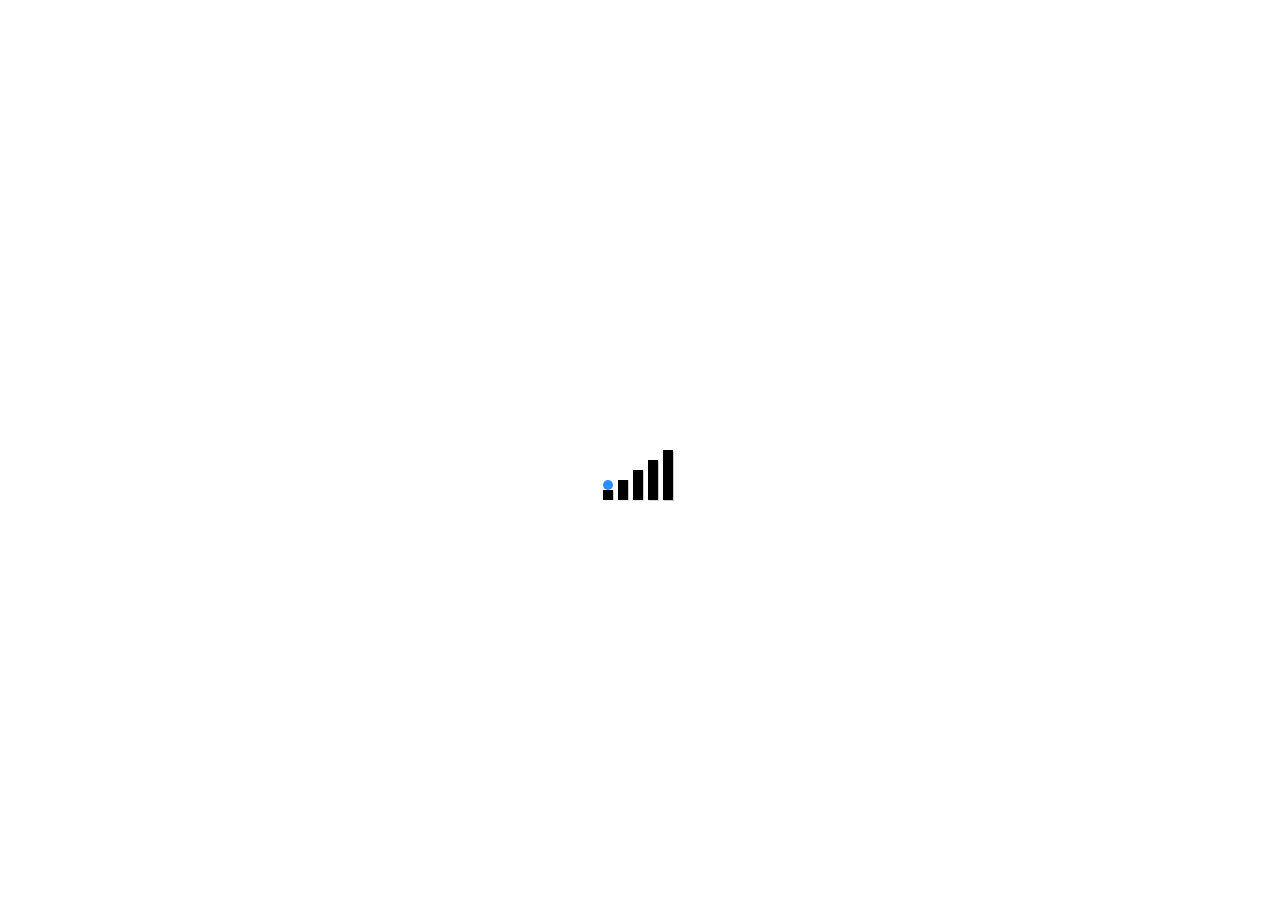
<file: login.html>
<!DOCTYPE html>
<html lang="en">

<head>
    <meta charset="UTF-8" />
    <meta name="viewport" content="width=device-width, initial-scale=1.0" />
    <title>Login &amp; Sign Up – Stackly Financial</title>
    <meta name="description" content="Access your Stackly financial account as a user or administrator. Join our membership platform." />
    <link
        href="https://fonts.googleapis.com/css2?family=Inter:wght@600&family=Poppins:wght@500;600&family=Montserrat:wght@400;500;600;700;800&family=Noto+Sans:ital,wght@0,100..900;1,100..900&display=swap"
        rel="stylesheet" />
    <link rel="stylesheet" href="style.css" />
    <style>
        /* ============================================================
           LOGIN PAGE GRID LAYOUT & BACKGROUND BOXES (EXACT MATCH)
           ============================================================ */
        body.login-page-body {
            margin: 0;
            padding: 0;
            min-height: 100vh;
            /* White background as requested */
            background: #ffffff;
            overflow: hidden;
            font-family: 'Montserrat', sans-serif;
            position: relative;
        }

        /* Single backdrop SVG containing both left and right shapes to ensure parallel lines */
        .page-backdrop-svg {
            position: absolute;
            top: 0;
            left: 0;
            width: 100vw;
            height: 100vh;
            z-index: 1;
            pointer-events: none;
            display: block;
        }

        .login-main-container {
            display: flex;
            width: 100vw;
            height: 100vh;
            overflow: hidden;
            position: relative;
            z-index: 2;
        }

        /* Left Branding Panel */
        .login-left-panel {
            flex: 0 0 42%;
            position: relative;
            height: 100vh;
            overflow: hidden;
            background-color: transparent;
        }

        /* Vertically stacked logo container: icon at top, text directly below */
        /* Positioned absolutely at the main container level so it stays at the top-left on both desktop and mobile/tablet */
        .left-logo-area {
            position: absolute;
            top: 30px;
            left: 30px;
            z-index: 10;
        }

        .logo-stack-vertical {
            display: flex;
            flex-direction: column;
            align-items: flex-start;
            gap: 10px;
            color: #ffffff;
        }

        .left-logo-img {
            height: 48px;
            width: auto;
            object-fit: contain;
        }

        .finance-company-sub {
            font-family: 'Montserrat', sans-serif;
            font-size: 15px;
            font-weight: 700;
            letter-spacing: 0.5px;
            white-space: nowrap;
            text-shadow: 0 2px 4px rgba(0,0,0,0.3); /* Ensure readability on any backdrop gradient shift */
            margin-left: 46px; /* Align straight under the S of STACKLY */
        }

        .left-woman-img {
            position: absolute;
            bottom: -75px; /* Shunted lower so crossed arms are cut off exactly at bottom screen line */
            left: 0; /* Aligned exactly to the left corner */
            width: 90%;
            max-width: 410px;
            height: 85vh; /* Extends below the left teal box onto the light blue page background */
            object-fit: contain;
            z-index: 5;
        }

        /* Right Form Panel */
        .login-right-panel {
            flex: 0 0 58%;
            display: flex;
            align-items: center;
            justify-content: center;
            height: 100vh;
            position: relative;
        }

        /* ============================================================
           CARD CONTROLS & VIEWS
           ============================================================ */
        .login-card {
            background: #ffffff;
            border-radius: 30px; /* Rounded corners to match design mockup */
            padding: 45px 50px;
            width: 100%;
            max-width: 480px;
            box-shadow: 0 15px 35px rgba(0, 0, 0, 0.1);
            display: flex;
            flex-direction: column;
            align-items: center;
            position: relative;
            z-index: 5;
            box-sizing: border-box;
        }

        .form-view {
            width: 100%;
            display: none;
            animation: fadeInView 0.3s ease forwards;
        }

        .form-view.active {
            display: block;
        }

        @keyframes fadeInView {
            from {
                opacity: 0;
                transform: translateY(10px);
            }
            to {
                opacity: 1;
                transform: translateY(0);
            }
        }

        .card-heading {
            font-family: 'Montserrat', sans-serif;
            font-size: 25px;
            font-weight: 800;
            color: #1a2530;
            margin-bottom: 25px;
            text-align: center;
        }

        .card-subheading {
            font-family: 'Montserrat', sans-serif;
            font-size: 13px;
            font-weight: 700;
            color: #1a2530;
            margin-bottom: 15px;
            text-align: left;
            width: 100%;
        }

        /* ============================================================
           USER / ADMIN ROLE TOGGLE SWITCH
           ============================================================ */
        .login-role-toggle {
            display: flex;
            background: #f0f3f5;
            border-radius: 30px;
            padding: 4px;
            margin: 0 auto 25px;
            width: 100%;
            max-width: 240px;
        }

        .btn-role-tab {
            flex: 1;
            border: none;
            background: transparent;
            padding: 9px 0;
            font-family: 'Montserrat', sans-serif;
            font-size: 13px;
            font-weight: 700;
            color: #7f8c8d;
            cursor: pointer;
            border-radius: 30px;
            transition: background var(--tr-fast), color var(--tr-fast);
        }

        .btn-role-tab.active {
            background: #ffffff;
            color: #1a2530;
            box-shadow: 0 2px 8px rgba(0,0,0,0.06);
        }

        /* ============================================================
           FORM INPUTS
           ============================================================ */
        .login-form-group {
            display: flex;
            flex-direction: column;
            gap: 18px;
            width: 100%;
            margin-bottom: 20px;
        }

        .auth-input-wrapper {
            position: relative;
            width: 100%;
        }

        .auth-input-wrapper input {
            width: 100%;
            background: #ffffff;
            border: 1px solid #e2e8f0;
            border-radius: 6px;
            height: 52px;
            padding: 0 20px 0 52px;
            font-family: 'Montserrat', sans-serif;
            font-size: 14px;
            font-weight: 600;
            color: #2c3e50;
            outline: none;
            transition: border-color var(--tr-fast);
            box-sizing: border-box;
        }

        .auth-input-wrapper input::placeholder {
            color: #94a3b8;
            font-weight: 500;
        }

        .auth-input-wrapper input:focus {
            border-color: #23A6F0;
        }

        .auth-input-wrapper .input-icon {
            position: absolute;
            left: 18px;
            top: 50%;
            transform: translateY(-50%);
            color: #7f8c8d;
            display: flex;
            align-items: center;
            justify-content: center;
            pointer-events: none;
        }

        /* Remember Me & Forgot Password Row */
        .options-row {
            display: flex;
            justify-content: space-between;
            align-items: center;
            width: 100%;
            margin-bottom: 25px;
            font-size: 13px;
            font-weight: 600;
        }

        .remember-checkbox {
            display: flex;
            align-items: center;
            gap: 8px;
            color: #23A6F0; /* Remember me matches mockup blue */
            cursor: pointer;
            user-select: none;
        }

        .remember-checkbox input {
            display: none;
        }

        .custom-check {
            width: 18px;
            height: 18px;
            border: 2px solid #23A6F0;
            border-radius: 50%;
            display: flex;
            align-items: center;
            justify-content: center;
            transition: background var(--tr-fast);
        }

        .remember-checkbox input:checked + .custom-check {
            background: #23A6F0;
        }

        .remember-checkbox input:checked + .custom-check::after {
            content: "✓";
            color: #ffffff;
            font-size: 11px;
            font-weight: 900;
        }

        .forgot-link {
            color: #252B42;
            text-decoration: none;
            transition: color var(--tr-fast);
        }

        .forgot-link:hover {
            color: #23A6F0;
        }

        /* Continue Button */
        .btn-auth-continue {
            width: 100%;
            background: #000000; /* Black button from mockup */
            color: #ffffff;
            height: 52px;
            border: none;
            border-radius: 6px;
            font-family: 'Montserrat', sans-serif;
            font-weight: 700;
            font-size: 15px;
            cursor: pointer;
            margin-bottom: 25px;
            transition: opacity var(--tr-fast);
        }

        .btn-auth-continue:hover {
            opacity: 0.9;
        }

        /* Social Sign In */
        .social-signin-area {
            display: flex;
            flex-direction: column;
            align-items: center;
            gap: 12px;
            width: 100%;
            margin-bottom: 25px;
        }

        .social-title {
            font-size: 12px;
            font-weight: 700;
            color: #7f8c8d;
        }

        .social-icons-row {
            display: flex;
            gap: 20px;
        }

        .social-btn {
            border: none;
            background: transparent;
            cursor: pointer;
            display: flex;
            align-items: center;
            justify-content: center;
            transition: transform var(--tr-fast);
        }

        .social-btn:hover {
            transform: scale(1.1);
        }

        /* Card Toggle Bottom Link */
        .card-toggle-text {
            font-size: 13px;
            font-weight: 700;
            color: #252B42;
        }

        .card-toggle-text a {
            color: #23A6F0;
            text-decoration: none;
            font-weight: 700;
            margin-left: 4px;
        }

        .card-toggle-text a:hover {
            text-decoration: underline;
        }

        /* Success Alert Banner */
        .alert-banner {
            width: 100%;
            background: #2ebd59;
            color: #ffffff;
            padding: 12px;
            border-radius: 8px;
            font-size: 13px;
            font-weight: 700;
            text-align: center;
            margin-bottom: 20px;
            display: none;
            animation: slideDown 0.3s ease forwards;
        }

        @keyframes slideDown {
            from {
                opacity: 0;
                transform: translateY(-10px);
            }
            to {
                opacity: 1;
                transform: translateY(0);
            }
        }

        /* ============================================================
           RESPONSIVE STYLE OVERRIDES
           ============================================================ */
        @media (max-width: 1025px) {
            body.login-page-body {
                overflow-y: auto;
            }
            .page-backdrop-svg {
                display: none; /* Hide custom split SVG layout on smaller devices */
            }
            body.login-page-body {
                background: linear-gradient(135deg, #2d5266 0%, #142530 100%);
            }
            .login-main-container {
                flex-direction: column;
                height: auto;
                min-height: 100vh;
                justify-content: flex-start;
                align-items: center;
                padding: 110px 15px 40px; /* Leave space at top for logo */
                box-sizing: border-box;
            }
            .login-left-panel {
                display: none; /* Hide left branding panel containing woman photo on smaller screens */
            }
            .login-right-panel {
                flex: 0 0 100%;
                width: 100%;
                max-width: 480px;
                padding: 0;
                height: auto;
            }
            .login-card {
                padding: 35px 25px;
                border-radius: 20px;
                width: 100%;
            }
            /* Keep brand logo positioned at top-left, adjust size slightly for mobile/tablet */
            .left-logo-area {
                top: 25px;
                left: 25px;
            }
            .left-logo-img {
                height: 40px;
            }
            .finance-company-sub {
                font-size: 13px;
                margin-left: 40px; /* Align straight under the S of STACKLY on smaller screens */
            }
        }

        @media (max-width: 480px) {
            .login-card {
                padding: 30px 15px;
            }
            .options-row {
                flex-direction: column;
                gap: 12px;
                align-items: flex-start;
            }
            .left-logo-area {
                top: 20px;
                left: 20px;
            }
        }
    </style>
    <link rel="stylesheet" href="preloader.css" />
</head>

<body class="login-page-body">
    <!-- Preloader -->
    <div class="loader-wrapper" id="preloader">
        <div class="loader">
            <div class="loader__bar"></div>
            <div class="loader__bar"></div>
            <div class="loader__bar"></div>
            <div class="loader__bar"></div>
            <div class="loader__bar"></div>
            <div class="loader__ball"></div>
        </div>
    </div>

    <!-- ===================== PAGE BACKGROUND SVG SHAPES ===================== -->
    <svg class="page-backdrop-svg" viewBox="0 0 1000 1000" preserveAspectRatio="none" xmlns="http://www.w3.org/2000/svg">
        <defs>
            <linearGradient id="leftBoxGrad" x1="0%" y1="0%" x2="100%" y2="100%">
                <stop offset="0%" stop-color="#142530" />
                <stop offset="100%" stop-color="#2d5266" />
            </linearGradient>
            <linearGradient id="rightBoxGrad" x1="0%" y1="0%" x2="100%" y2="100%">
                <stop offset="0%" stop-color="#2d5266" />
                <stop offset="100%" stop-color="#142530" />
            </linearGradient>
        </defs>
        <!-- Left Box: starts at top-left edge, straight slanted right edge, and smooth rounded bottom-right curve (radius 60) -->
        <path d="M 0 0 H 345 A 15 15 0 0 1 360 15 L 320 485 A 30 30 0 0 1 290 510 L 0 460 Z" fill="url(#leftBoxGrad)" />
        <!-- Right Box: covers the entire right and bottom edges, leaving a parallel diagonal left margin with rounded corners -->
        <path d="M 455 0 H 1000 V 1000 H 380 A 30 30 0 0 1 350 970 L 430 30 A 25 25 0 0 1 455 0 Z" fill="url(#rightBoxGrad)" />
    </svg>

    <div class="login-main-container">

        <!-- Brand Logo (Visible globally, floats at top-left corner on both desktop & mobile) -->
        <a href="index.html" class="left-logo-area" style="text-decoration: none; cursor: pointer;">
            <div class="logo-stack-vertical">
                <img src="assets/images/stackly logo.webp" alt="Stackly Logo" class="left-logo-img" />
                <span class="finance-company-sub">Finance Company</span>
            </div>
        </a>

        <!-- ===================== LEFT BRAND PANEL ===================== -->
        <div class="login-left-panel">
            <!-- Smiling Assistant Woman (auth pages women) -->
            <!-- Positioned absolutely at bottom left, extending below the half-size teal box background -->
            <img src="assets/images/auth pages women.webp" alt="Stackly Representative" class="left-woman-img"
                onerror="this.onerror=null; this.src='assets/images/home hero.webp';" />
        </div>

        <!-- ===================== RIGHT FORM PANEL ===================== -->
        <div class="login-right-panel">
            <!-- Center White Login/Signup Card -->
            <div class="login-card">

                <!-- Success Alert Notification -->
                <div class="alert-banner" id="success-banner">
                    Account created successfully! Toggling back to Login.
                </div>

                <!-- ===================== LOGIN VIEW ===================== -->
                <div class="form-view active" id="login-view">
                    <h2 class="card-heading">Login your account!</h2>

                    <!-- User/Admin Login Option Pill Toggle -->
                    <div class="login-role-toggle">
                        <button type="button" class="btn-role-tab active" id="role-user"
                            onclick="setLoginRole('user')">User</button>
                        <button type="button" class="btn-role-tab" id="role-admin"
                            onclick="setLoginRole('admin')">Admin</button>
                    </div>

                    <form onsubmit="handleLogin(event)">
                        <div class="login-form-group">
                            <!-- Email Input -->
                            <div class="auth-input-wrapper">
                                <input type="email" id="login-email" placeholder="Email" required />
                                <span class="input-icon">
                                    <svg viewBox="0 0 24 24" width="16" height="16" fill="currentColor">
                                        <path d="M20 4H4c-1.1 0-1.99.9-1.99 2L2 18c0 1.1.9 2 2 2h16c1.1 0 2-.9 2-2V6c0-1.1-.9-2-2-2zm0 4l-8 5-8-5V6l8 5 8-5v2z"/>
                                    </svg>
                                </span>
                                <span class="validation-error"></span>
                            </div>

                            <!-- Password Input -->
                            <div class="auth-input-wrapper">
                                <input type="password" id="login-password" placeholder="Password" required />
                                <span class="input-icon">
                                    <svg viewBox="0 0 24 24" width="16" height="16" fill="currentColor">
                                        <path d="M12 2C8.13 2 5 5.13 5 9c0 5.25 7 13 7 13s7-7.75 7-13c0-3.87-3.13-7-7-7zm0 9.5c-1.38 0-2.5-1.12-2.5-2.5s1.12-2.5 2.5-2.5 2.5 1.12 2.5 2.5-1.12 2.5-2.5 2.5z"/>
                                    </svg>
                                </span>
                                <span class="validation-error"></span>
                            </div>
                        </div>

                        <div class="options-row">
                            <label class="remember-checkbox">
                                <input type="checkbox" checked />
                                <span class="custom-check"></span>
                                <span>Remember me</span>
                            </label>
                            <a href="#" class="forgot-link">Forgot password?</a>
                        </div>

                        <button type="submit" class="btn-auth-continue">Continue</button>
                    </form>

                    <!-- Social logins -->
                    <div class="social-signin-area">
                        <span class="social-title">Sign in With</span>
                        <div class="social-icons-row">
                            <button type="button" class="social-btn" aria-label="Sign in with Facebook" onclick="window.location.href='404.html'">
                                <svg viewBox="0 0 24 24" width="36" height="36" fill="#1877f2">
                                    <path d="M24 12.073c0-6.627-5.373-12-12-12s-12 5.373-12 12c0 5.99 4.388 10.954 10.125 11.854v-8.385H7.078v-3.47h3.047V9.43c0-3.007 1.792-4.669 4.533-4.669 1.312 0 2.686.235 2.686.235v2.953H15.83c-1.491 0-1.956.925-1.956 1.874v2.25h3.328l-.532 3.47h-2.796v8.385C19.612 23.027 24 18.062 24 12.073z"/>
                                </svg>
                            </button>
                            <button type="button" class="social-btn" aria-label="Sign in with Google" onclick="window.location.href='404.html'">
                                <svg viewBox="0 0 24 24" width="36" height="36">
                                    <path d="M22.56 12.25c0-.78-.07-1.53-.2-2.25H12v4.26h5.92c-.26 1.37-1.04 2.53-2.21 3.31v2.77h3.57c2.08-1.92 3.28-4.74 3.28-8.09z" fill="#4285F4"/>
                                    <path d="M12 23c2.97 0 5.46-.98 7.28-2.66l-3.57-2.77c-.98.66-2.23 1.06-3.71 1.06-2.86 0-5.29-1.93-6.16-4.53H2.18v2.84C3.99 20.53 7.7 23 12 23z" fill="#34A853"/>
                                    <path d="M5.84 14.09c-.22-.66-.35-1.36-.35-2.09s.13-1.43.35-2.09V7.06H2.18C1.43 8.55 1 10.22 1 12s.43 3.45 1.18 4.94l2.85-2.22c-.09-.63-.19-1.3-.19-1.63z" fill="#FBBC05"/>
                                    <path d="M12 5.38c1.62 0 3.06.56 4.21 1.64l3.15-3.15C17.45 2.09 14.97 1 12 1 7.7 1 3.99 3.47 2.18 7.06l3.66 2.84c.87-2.6 3.3-4.52 6.16-4.52z" fill="#EA4335"/>
                                </svg>
                            </button>
                            <button type="button" class="social-btn" aria-label="Sign in with Apple" onclick="window.location.href='404.html'">
                                <svg viewBox="0 0 24 24" width="36" height="36" fill="#000000">
                                    <path d="M18.71 19.5c-.83 1.24-1.71 2.45-3.05 2.47-1.34.03-1.77-.79-3.29-.79-1.53 0-2 .77-3.27.82-1.31.05-2.3-1.32-3.14-2.53C4.25 17 2.94 12.45 4.7 9.39c.87-1.52 2.43-2.48 4.12-2.51 1.28-.02 2.5.87 3.29.87.78 0 2.26-1.07 3.81-.91.65.03 2.47.26 3.64 1.98-.09.06-2.17 1.28-2.15 3.81.03 3.02 2.65 4.03 2.68 4.04-.03.07-.42 1.44-1.38 2.83M15.97 4.17c.66-.81 1.11-1.93.99-3.06-1 .04-2.21.67-2.93 1.49-.62.69-1.16 1.84-1.01 2.96 1.12.09 2.27-.56 2.95-1.39z"/>
                                </svg>
                            </button>
                        </div>
                    </div>

                    <div class="card-toggle-text">
                        Dont have an account? <a href="#" onclick="toggleAuthMode('signup'); return false;">Sign up</a>
                    </div>
                </div>

                <!-- ===================== SIGN UP VIEW ===================== -->
                <div class="form-view" id="signup-view">
                    <h2 class="card-heading">Create your account!</h2>

                    <!-- User/Admin Signup Option Pill Toggle -->
                    <div class="login-role-toggle">
                        <button type="button" class="btn-role-tab active" id="signup-role-user"
                            onclick="setSignupRole('user')">User</button>
                        <button type="button" class="btn-role-tab" id="signup-role-admin"
                            onclick="setSignupRole('admin')">Admin</button>
                    </div>

                    <h3 class="card-subheading">Enter your Full Details</h3>

                    <form onsubmit="handleSignup(event)">
                        <div class="login-form-group">
                            <!-- Username Input -->
                            <div class="auth-input-wrapper">
                                <input type="text" id="signup-username" placeholder="Username" required />
                                <span class="input-icon">
                                    <svg viewBox="0 0 24 24" width="16" height="16" fill="currentColor">
                                        <path d="M12 12c2.21 0 4-1.79 4-4s-1.79-4-4-4-4 1.79-4 4 1.79 4 4 4zm0 2c-2.67 0-8 1.34-8 4v2h16v-2c0-2.66-5.33-4-8-4z"/>
                                    </svg>
                                </span>
                                <span class="validation-error"></span>
                            </div>

                            <!-- Email Input -->
                            <div class="auth-input-wrapper">
                                <input type="email" id="signup-email" placeholder="Email" required />
                                <span class="input-icon">
                                    <svg viewBox="0 0 24 24" width="16" height="16" fill="currentColor">
                                        <path d="M20 4H4c-1.1 0-1.99.9-1.99 2L2 18c0 1.1.9 2 2 2h16c1.1 0 2-.9 2-2V6c0-1.1-.9-2-2-2zm0 4l-8 5-8-5V6l8 5 8-5v2z"/>
                                    </svg>
                                </span>
                                <span class="validation-error"></span>
                            </div>

                            <!-- Phone Input -->
                            <div class="auth-input-wrapper">
                                <input type="tel" id="signup-phone" placeholder="Phone" required />
                                <span class="input-icon">
                                    <svg viewBox="0 0 24 24" width="16" height="16" fill="currentColor">
                                        <path d="M6.62 10.79a15.149 15.149 0 006.59 6.59l2.2-2.2c.27-.27.67-.36 1.02-.24 1.12.37 2.33.57 3.57.57.55 0 1 .45 1 1V20c0 .55-.45 1-1 1-9.39 0-17-7.61-17-17 0-.55.45-1 1-1h3.5c.55 0 1 .45 1 1 0 1.25.2 2.45.57 3.57.11.35.03.74-.25 1.02l-2.2 2.2z"/>
                                    </svg>
                                </span>
                                <span class="validation-error"></span>
                            </div>

                            <!-- Password Input -->
                            <div class="auth-input-wrapper">
                                <input type="password" id="signup-password" placeholder="Password" required />
                                <span class="input-icon">
                                    <svg viewBox="0 0 24 24" width="16" height="16" fill="currentColor">
                                        <path d="M12 2C8.13 2 5 5.13 5 9c0 5.25 7 13 7 13s7-7.75 7-13c0-3.87-3.13-7-7-7zm0 9.5c-1.38 0-2.5-1.12-2.5-2.5s1.12-2.5 2.5-2.5 2.5 1.12 2.5 2.5-1.12 2.5-2.5 2.5z"/>
                                    </svg>
                                </span>
                                <span class="validation-error"></span>
                            </div>

                            <!-- Confirm Password Input -->
                            <div class="auth-input-wrapper">
                                <input type="password" id="signup-confirm-password" placeholder="Confirm Password" required />
                                <span class="input-icon">
                                    <svg viewBox="0 0 24 24" width="16" height="16" fill="currentColor">
                                        <path d="M12 2C8.13 2 5 5.13 5 9c0 5.25 7 13 7 13s7-7.75 7-13c0-3.87-3.13-7-7-7zm0 9.5c-1.38 0-2.5-1.12-2.5-2.5s1.12-2.5 2.5-2.5 2.5 1.12 2.5 2.5-1.12 2.5-2.5 2.5z"/>
                                    </svg>
                                </span>
                                <span class="validation-error"></span>
                            </div>
                        </div>

                        <div class="options-row">
                            <label class="remember-checkbox">
                                <input type="checkbox" checked />
                                <span class="custom-check"></span>
                                <span>Remember me</span>
                            </label>
                        </div>

                        <button type="submit" class="btn-auth-continue">Continue</button>
                    </form>

                    <!-- Social logins -->
                    <div class="social-signin-area">
                        <span class="social-title">Sign in With</span>
                        <div class="social-icons-row">
                            <button type="button" class="social-btn" aria-label="Sign in with Facebook" onclick="window.location.href='404.html'">
                                <svg viewBox="0 0 24 24" width="36" height="36" fill="#1877f2">
                                    <path d="M24 12.073c0-6.627-5.373-12-12-12s-12 5.373-12 12c0 5.99 4.388 10.954 10.125 11.854v-8.385H7.078v-3.47h3.047V9.43c0-3.007 1.792-4.669 4.533-4.669 1.312 0 2.686.235 2.686.235v2.953H15.83c-1.491 0-1.956.925-1.956 1.874v2.25h3.328l-.532 3.47h-2.796v8.385C19.612 23.027 24 18.062 24 12.073z"/>
                                </svg>
                            </button>
                            <button type="button" class="social-btn" aria-label="Sign in with Google" onclick="window.location.href='404.html'">
                                <svg viewBox="0 0 24 24" width="36" height="36">
                                    <path d="M22.56 12.25c0-.78-.07-1.53-.2-2.25H12v4.26h5.92c-.26 1.37-1.04 2.53-2.21 3.31v2.77h3.57c2.08-1.92 3.28-4.74 3.28-8.09z" fill="#4285F4"/>
                                    <path d="M12 23c2.97 0 5.46-.98 7.28-2.66l-3.57-2.77c-.98.66-2.23 1.06-3.71 1.06-2.86 0-5.29-1.93-6.16-4.53H2.18v2.84C3.99 20.53 7.7 23 12 23z" fill="#34A853"/>
                                    <path d="M5.84 14.09c-.22-.66-.35-1.36-.35-2.09s.13-1.43.35-2.09V7.06H2.18C1.43 8.55 1 10.22 1 12s.43 3.45 1.18 4.94l2.85-2.22c-.09-.63-.19-1.3-.19-1.63z" fill="#FBBC05"/>
                                    <path d="M12 5.38c1.62 0 3.06.56 4.21 1.64l3.15-3.15C17.45 2.09 14.97 1 12 1 7.7 1 3.99 3.47 2.18 7.06l3.66 2.84c.87-2.6 3.3-4.52 6.16-4.52z" fill="#EA4335"/>
                                </svg>
                            </button>
                            <button type="button" class="social-btn" aria-label="Sign in with Apple" onclick="window.location.href='404.html'">
                                <svg viewBox="0 0 24 24" width="36" height="36" fill="#000000">
                                    <path d="M18.71 19.5c-.83 1.24-1.71 2.45-3.05 2.47-1.34.03-1.77-.79-3.29-.79-1.53 0-2 .77-3.27.82-1.31.05-2.3-1.32-3.14-2.53C4.25 17 2.94 12.45 4.7 9.39c.87-1.52 2.43-2.48 4.12-2.51 1.28-.02 2.5.87 3.29.87.78 0 2.26-1.07 3.81-.91.65.03 2.47.26 3.64 1.98-.09.06-2.17 1.28-2.15 3.81.03 3.02 2.65 4.03 2.68 4.04-.03.07-.42 1.44-1.38 2.83M15.97 4.17c.66-.81 1.11-1.93.99-3.06-1 .04-2.21.67-2.93 1.49-.62.69-1.16 1.84-1.01 2.96 1.12.09 2.27-.56 2.95-1.39z"/>
                                </svg>
                            </button>
                        </div>
                    </div>

                    <div class="card-toggle-text">
                        Already have an account? <a href="#" onclick="toggleAuthMode('login'); return false;">Login</a>
                    </div>
                </div>

                <!-- ===================== SUCCESS VIEW ===================== -->
                <div class="form-view" id="success-view" style="display: none; flex-direction: column; align-items: center; justify-content: center; width: 100%;">
                    <img src="assets/images/sign up suceesfulllimage.webp" alt="Signup Successful" style="width: 100%; max-width: 280px; margin: 0 auto 30px; display: block;" />
                    
                    <div style="background-color: #9cbccd; width: 60px; height: 60px; border-radius: 50%; display: flex; align-items: center; justify-content: center; margin: 0 auto 20px;">
                        <svg viewBox="0 0 24 24" width="30" height="30" fill="#000000">
                            <path d="M9 16.2L4.8 12l-1.4 1.4L9 19 21 7l-1.4-1.4L9 16.2z"/>
                        </svg>
                    </div>
                    
                    <h3 style="font-family: 'Montserrat', sans-serif; font-size: 16px; font-weight: 700; color: #1a2530; margin-bottom: 30px; text-align: center;">
                        successfully we are member of Stackly
                    </h3>
                    
                    <button type="button" onclick="window.location.href='index.html'" style="background-color: #000000; color: #ffffff; border: none; padding: 15px 20px; font-family: 'Montserrat', sans-serif; font-size: 13px; font-weight: 500; width: 100%; max-width: 320px; display: flex; align-items: center; justify-content: space-between; cursor: pointer; margin: 0 auto;">
                        <span style="flex-grow: 1; text-align: center;">Home Screen</span>
                        <svg viewBox="0 0 24 24" width="16" height="16" fill="currentColor"><path d="M8.59 16.59L13.17 12 8.59 7.41 10 6l6 6-6 6-1.41-1.41z"/></svg>
                    </button>
                </div>

            </div>
        </div>

    </div>

    <!-- ===================== JAVASCRIPT CONTROLS ===================== -->
    <script src="validation.js"></script>
    <script>
        let currentRole = 'user';
        let currentSignupRole = 'user';

        // Check URL Query Parameter mode on load
        window.addEventListener('DOMContentLoaded', () => {
            const urlParams = new URLSearchParams(window.location.search);
            const mode = urlParams.get('mode');
            if (mode === 'signup') {
                toggleAuthMode('signup');
            } else {
                toggleAuthMode('login');
            }

            // Register validation event listeners
            setupAuthValidation();
        });

        // Toggle Auth View Between Login and Signup
        function toggleAuthMode(mode) {
            const loginView = document.getElementById('login-view');
            const signupView = document.getElementById('signup-view');

            const successView = document.getElementById('success-view');
            if (successView) {
                successView.classList.remove('active');
                successView.style.display = 'none';
            }

            if (mode === 'signup') {
                loginView.classList.remove('active');
                loginView.style.display = 'none';

                signupView.style.display = 'block';
                setTimeout(() => signupView.classList.add('active'), 10);
            } else {
                signupView.classList.remove('active');
                signupView.style.display = 'none';

                loginView.style.display = 'block';
                setTimeout(() => loginView.classList.add('active'), 10);
            }
        }

        // Set Login Role (User or Admin)
        function setLoginRole(role) {
            currentRole = role;
            document.getElementById('role-user').classList.toggle('active', role === 'user');
            document.getElementById('role-admin').classList.toggle('active', role === 'admin');
        }

        // Set Signup Role (User or Admin)
        function setSignupRole(role) {
            currentSignupRole = role;
            document.getElementById('signup-role-user').classList.toggle('active', role === 'user');
            document.getElementById('signup-role-admin').classList.toggle('active', role === 'admin');
        }

        // Helper functions for validation
        const validateEmail = (email) => {
            const regex = /^[a-zA-Z0-9._%+-]+@[a-zA-Z0-9.-]+\.[a-zA-Z]{2,}$/;
            return regex.test(email.trim());
        };

        const validatePhone = (phone) => {
            const regex = /^\+?[0-9\s\-()]{7,15}$/;
            return regex.test(phone.trim());
        };

        const checkField = (input, validateFn, errorMsg) => {
            const val = input.value;
            const isValid = validateFn(val);
            let errSpan = input.parentElement.querySelector(".validation-error");
            if (!errSpan) {
                errSpan = document.createElement("span");
                errSpan.className = "validation-error";
                input.parentElement.appendChild(errSpan);
            }
            errSpan.textContent = errorMsg;
            
            if (!isValid) {
                input.classList.remove("is-valid");
                input.classList.add("is-invalid");
                return false;
            } else {
                input.classList.remove("is-invalid");
                input.classList.add("is-valid");
                return true;
            }
        };

        const setupAuthValidation = () => {
            const loginEmail = document.getElementById("login-email");
            const loginPass = document.getElementById("login-password");
            
            if (loginEmail) {
                loginEmail.addEventListener("blur", () => checkField(loginEmail, validateEmail, "Please enter a valid email address."));
                loginEmail.addEventListener("input", () => {
                    if (loginEmail.classList.contains("is-invalid") || loginEmail.classList.contains("is-valid")) {
                        checkField(loginEmail, validateEmail, "Please enter a valid email address.");
                    }
                });
            }
            
            if (loginPass) {
                loginPass.addEventListener("blur", () => checkField(loginPass, val => val.length >= 6, "Password must be at least 6 characters."));
                loginPass.addEventListener("input", () => {
                    if (loginPass.classList.contains("is-invalid") || loginPass.classList.contains("is-valid")) {
                        checkField(loginPass, val => val.length >= 6, "Password must be at least 6 characters.");
                    }
                });
            }

            const signupUser = document.getElementById("signup-username");
            const signupEmail = document.getElementById("signup-email");
            const signupPhone = document.getElementById("signup-phone");
            const signupPass = document.getElementById("signup-password");

            if (signupUser) {
                signupUser.addEventListener("blur", () => checkField(signupUser, val => val.trim().length >= 2, "Username must be at least 2 characters."));
                signupUser.addEventListener("input", () => {
                    if (signupUser.classList.contains("is-invalid") || signupUser.classList.contains("is-valid")) {
                        checkField(signupUser, val => val.trim().length >= 2, "Username must be at least 2 characters.");
                    }
                });
            }

            if (signupEmail) {
                signupEmail.addEventListener("blur", () => checkField(signupEmail, validateEmail, "Please enter a valid email address."));
                signupEmail.addEventListener("input", () => {
                    if (signupEmail.classList.contains("is-invalid") || signupEmail.classList.contains("is-valid")) {
                        checkField(signupEmail, validateEmail, "Please enter a valid email address.");
                    }
                });
            }

            if (signupPhone) {
                signupPhone.addEventListener("blur", () => checkField(signupPhone, validatePhone, "Please enter a valid phone number."));
                signupPhone.addEventListener("input", () => {
                    if (signupPhone.classList.contains("is-invalid") || signupPhone.classList.contains("is-valid")) {
                        checkField(signupPhone, validatePhone, "Please enter a valid phone number.");
                    }
                });
            }

            if (signupPass) {
                signupPass.addEventListener("blur", () => checkField(signupPass, val => val.length >= 6, "Password must be at least 6 characters."));
                signupPass.addEventListener("input", () => {
                    if (signupPass.classList.contains("is-invalid") || signupPass.classList.contains("is-valid")) {
                        checkField(signupPass, val => val.length >= 6, "Password must be at least 6 characters.");
                    }
                });
            }

            const signupConfirm = document.getElementById("signup-confirm-password");
            if (signupConfirm) {
                signupConfirm.addEventListener("blur", () => checkField(signupConfirm, val => val === signupPass.value, "Passwords do not match."));
                signupConfirm.addEventListener("input", () => {
                    if (signupConfirm.classList.contains("is-invalid") || signupConfirm.classList.contains("is-valid")) {
                        checkField(signupConfirm, val => val === signupPass.value, "Passwords do not match.");
                    }
                });
            }
        };

        // Handle Login Submission
        function handleLogin(event) {
            event.preventDefault();
            const loginEmail = document.getElementById("login-email");
            const loginPass = document.getElementById("login-password");
            
            const isEmailValid = checkField(loginEmail, validateEmail, "Please enter a valid email address.");
            const isPassValid = checkField(loginPass, val => val.length >= 6, "Password must be at least 6 characters.");
            
            if (isEmailValid && isPassValid) {
                const email = loginEmail.value.trim();
                localStorage.setItem('email', email);
                localStorage.setItem('role', currentRole);
                
                // Pre-populate name if not already set or override based on role
                if (currentRole === 'admin') {
                    localStorage.setItem('name', 'Admin User');
                    window.location.href = './admindashboard.html';
                } else {
                    localStorage.setItem('name', 'Stackly User');
                    window.location.href = './user dashboard.html';
                }
            } else {
                // Shake form container
                const card = document.querySelector(".login-card");
                card.classList.add("is-invalid-shake");
                setTimeout(() => card.classList.remove("is-invalid-shake"), 400);
            }
        }

        // Handle Signup Submission & Redirect back to Login
        function handleSignup(event) {
            event.preventDefault();

            const signupUser = document.getElementById("signup-username");
            const signupEmail = document.getElementById("signup-email");
            const signupPhone = document.getElementById("signup-phone");
            const signupPass = document.getElementById("signup-password");
            const signupConfirm = document.getElementById("signup-confirm-password");

            const isUserValid = checkField(signupUser, val => val.trim().length >= 2, "Username must be at least 2 characters.");
            const isEmailValid = checkField(signupEmail, validateEmail, "Please enter a valid email address.");
            const isPhoneValid = checkField(signupPhone, validatePhone, "Please enter a valid phone number.");
            const isPassValid = checkField(signupPass, val => val.length >= 6, "Password must be at least 6 characters.");
            const isConfirmValid = checkField(signupConfirm, val => val === signupPass.value, "Passwords do not match.");

            if (isUserValid && isEmailValid && isPhoneValid && isPassValid && isConfirmValid) {
                const email = signupEmail.value.trim();
                const name = signupUser.value.trim();
                
                // Set credentials in localStorage
                localStorage.setItem('email', email);
                localStorage.setItem('name', name);
                localStorage.setItem('role', currentSignupRole);

                // Instead of a banner, show the success view
                const signupView = document.getElementById('signup-view');
                const successView = document.getElementById('success-view');

                signupView.classList.remove('active');
                signupView.style.display = 'none';

                successView.style.display = 'flex';
                setTimeout(() => successView.classList.add('active'), 10);
            } else {
                // Shake form container
                const card = document.querySelector(".login-card");
                card.classList.add("is-invalid-shake");
                setTimeout(() => card.classList.remove("is-invalid-shake"), 400);
            }
        }

        // Navigate to home page as requested
        function goToDashboard() {
            window.location.href = './index.html';
        }
    </script>
</body>

</html>
</file>
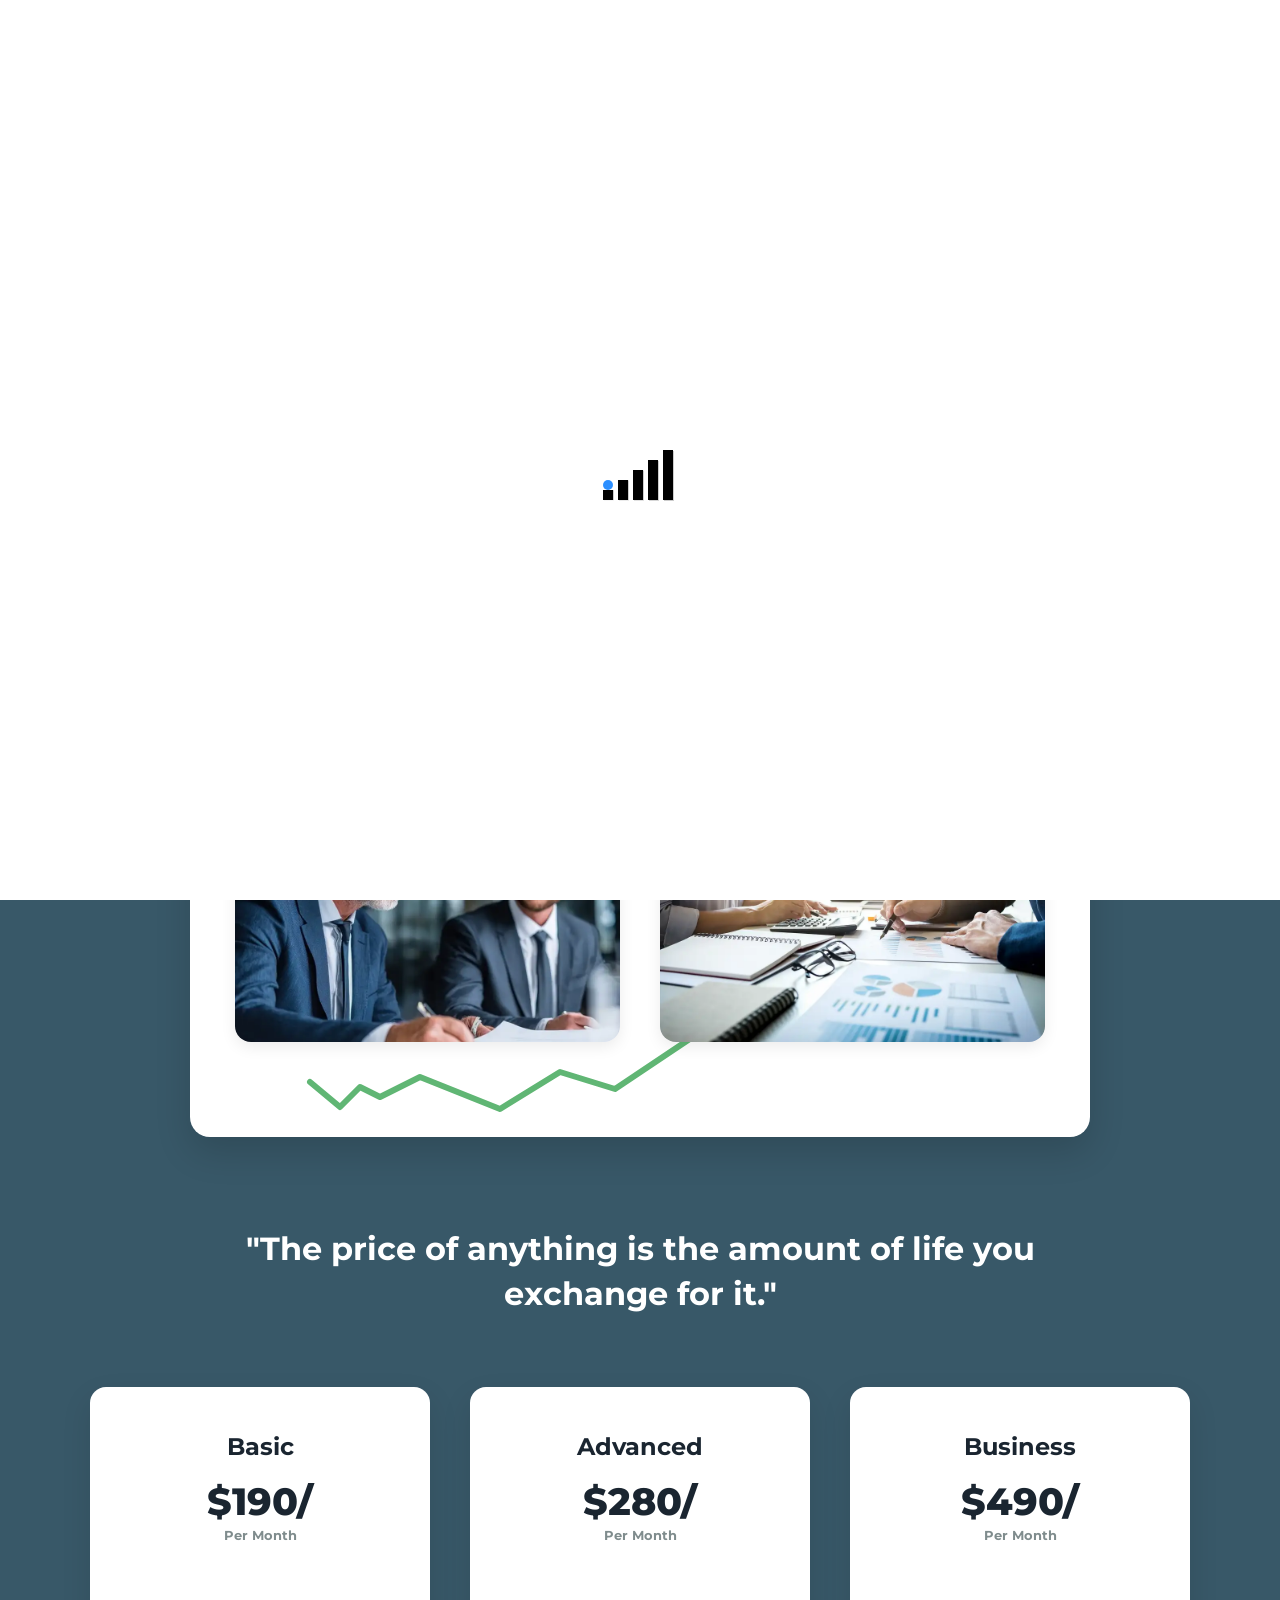
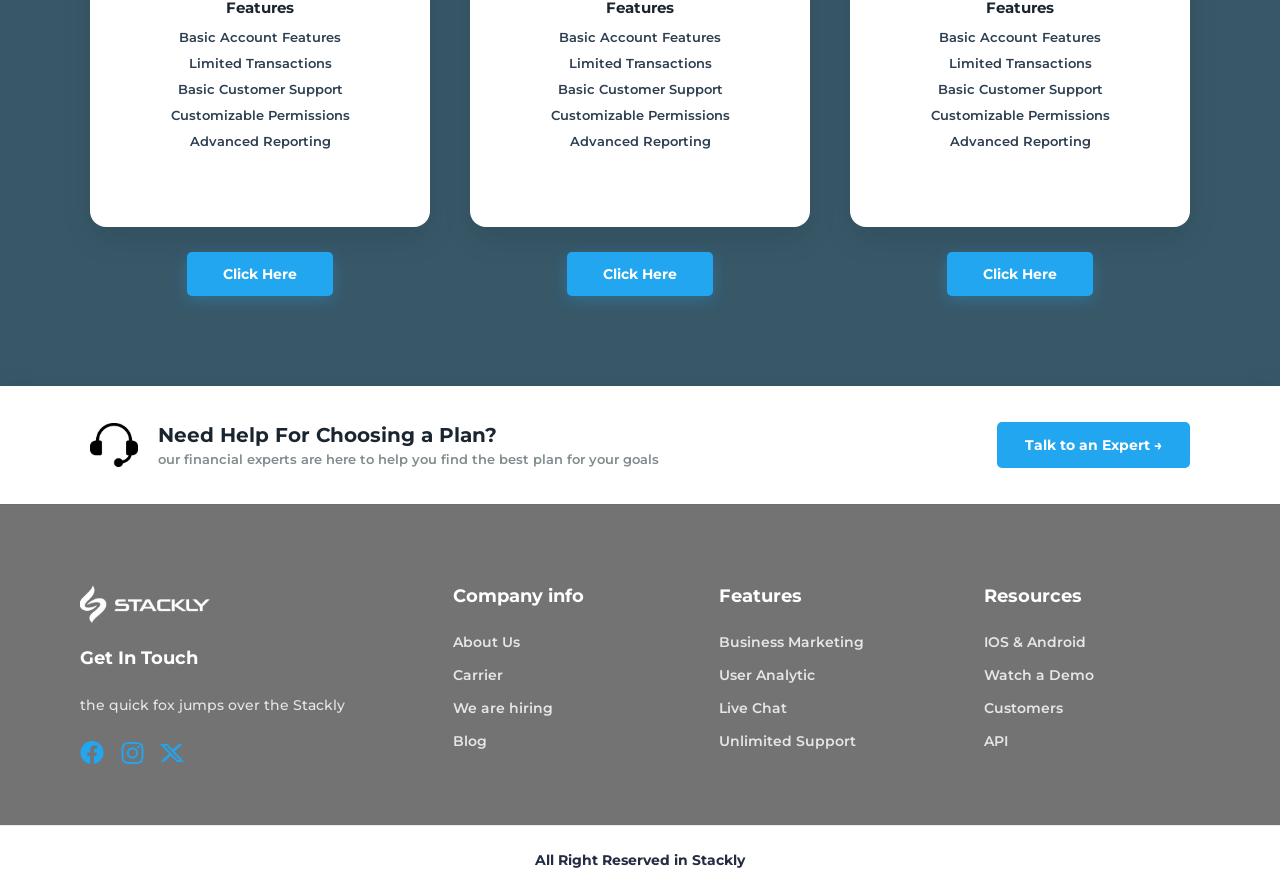
<file: pricing.html>
<!DOCTYPE html>
<html lang="en">

<head>
    <meta charset="UTF-8" />
    <meta name="viewport" content="width=device-width, initial-scale=1.0" />
    <title>Pricing – Stackly Financial</title>
    <meta name="description"
        content="Choose the financial plan that fits your goals. Stackly offers transparent and simple pricing packages for investments, loans, and payments." />
    <link
        href="https://fonts.googleapis.com/css2?family=Inter:wght@600&family=Poppins:wght@500;600&family=Montserrat:wght@400;500;600;700;800&family=Noto+Sans:ital,wght@0,100..900;1,100..900&display=swap"
        rel="stylesheet" />
    <link rel="stylesheet" href="style.css" />
    <style>
        /* ============================================================
           PRICING HERO SECTION
           ============================================================ */
        .pricing-hero {
            min-height: 65vh;
            background: #385868; /* Continuous solid background to match the attached UI */
            padding-top: calc(var(--nav-h) + 40px);
            display: flex;
            align-items: center;
            position: relative;
            overflow: hidden;
        }

        .pricing-hero-container {
            max-width: 1200px;
            margin: 0 auto;
            padding: 60px 40px 40px;
            display: flex;
            align-items: center;
            justify-content: space-between;
            gap: 60px;
            width: 100%;
        }

        .pricing-hero-visual {
            flex: 0 0 45%;
            display: flex;
            justify-content: center;
            align-items: center;
        }

        .pricing-hero-visual img {
            width: 100%;
            max-width: 480px;
            height: auto;
            object-fit: contain;
            filter: drop-shadow(0 15px 30px rgba(0,0,0,0.15));
        }

        .pricing-hero-content {
            flex: 0 0 50%;
            color: #ffffff;
        }

        .pricing-hero-title {
            font-family: 'Montserrat', sans-serif;
            font-size: clamp(28px, 3.2vw, 42px);
            font-weight: 800;
            line-height: 1.25;
            margin-bottom: 20px;
        }

        .pricing-hero-subtitle {
            font-size: 15px;
            font-weight: 500;
            color: rgba(255,255,255,0.72);
            line-height: 1.8;
        }

        /* ============================================================
           PRICING BODY (CONTAINER & GRADIENT BACKGROUND)
           ============================================================ */
        .pricing-body-wrapper {
            background-color: #385868; /* Solid slate-blue theme background */
            padding: 40px 40px 0; /* Bottom padding handled by full-width support banner */
        }

        .pricing-body-container {
            max-width: 1100px;
            margin: 0 auto;
            display: flex;
            flex-direction: column;
            align-items: center;
        }

        /* ============================================================
           BUSINESS VISUAL BOX (WITH TWO PHOTOS & TREND SVG)
           ============================================================ */
        .business-visual-box {
            background: #ffffff;
            border-radius: 20px;
            padding: 45px 45px 95px 45px;
            width: 100%;
            max-width: 900px;
            box-shadow: 0 15px 35px rgba(0, 0, 0, 0.15);
            display: flex;
            flex-direction: column;
            position: relative;
            margin-bottom: 90px;
        }

        .visual-images-row {
            display: flex;
            justify-content: space-between;
            gap: 40px;
            width: 100%;
            z-index: 2;
        }

        .visual-img-container {
            flex: 1;
            overflow: hidden;
            border-radius: 16px;
            height: 280px;
            box-shadow: 0 5px 15px rgba(0,0,0,0.08);
        }

        .visual-img-container img {
            width: 100%;
            height: 100%;
            object-fit: cover;
        }

        /* Connecting Trend SVG Zigzag */
        .visual-svg-container {
            position: absolute;
            bottom: 20px;
            left: 0;
            width: 100%;
            height: 130px;
            z-index: 1;
            pointer-events: none;
        }

        .trend-path {
            stroke-dasharray: 1000;
            stroke-dashoffset: 1000;
            animation: drawTrendLine 2.5s cubic-bezier(0.22, 0.61, 0.36, 1) forwards;
        }

        @keyframes drawTrendLine {
            to {
                stroke-dashoffset: 0;
            }
        }

        /* ============================================================
           QUOTE SECTION
           ============================================================ */
        .pricing-quote {
            text-align: center;
            font-family: 'Montserrat', sans-serif;
            font-size: clamp(22px, 2.5vw, 32px);
            font-weight: 700;
            color: #ffffff;
            margin-bottom: 70px;
            max-width: 800px;
            line-height: 1.4;
        }

        /* ============================================================
           PRICING CARDS GRID
           ============================================================ */
        .pricing-cards-grid {
            display: grid;
            grid-template-columns: repeat(3, 1fr);
            gap: 40px;
            width: 100%;
            margin-bottom: 90px;
        }

        .pricing-card-wrapper {
            display: flex;
            flex-direction: column;
            align-items: center;
        }

        .pricing-card {
            background: #ffffff;
            border-radius: 16px;
            padding: 45px 30px;
            width: 100%;
            box-shadow: 0 12px 30px rgba(0, 0, 0, 0.1);
            text-align: center;
            display: flex;
            flex-direction: column;
            align-items: center;
            min-height: 440px;
        }

        .plan-name {
            font-family: 'Montserrat', sans-serif;
            font-size: 24px;
            font-weight: 700;
            color: #1a2530;
            margin-bottom: 20px;
        }

        .plan-price-box {
            margin-bottom: 25px;
        }

        .plan-price {
            font-family: 'Montserrat', sans-serif;
            font-size: 38px;
            font-weight: 800;
            color: #1a2530;
            line-height: 1.1;
        }

        .plan-period {
            font-family: 'Montserrat', sans-serif;
            font-size: 13px;
            font-weight: 700;
            color: #7f8c8d;
            margin-top: 4px;
        }

        .plan-features-title {
            font-family: 'Montserrat', sans-serif;
            font-size: 15px;
            font-weight: 700;
            color: #1a2530;
            margin-bottom: 12px;
        }

        .plan-features-list {
            list-style: none;
            padding: 0;
            margin: 0;
            display: flex;
            flex-direction: column;
            gap: 10px;
        }

        .plan-features-list li {
            font-size: 13px;
            font-weight: 600;
            color: #2c3e50;
        }

        .btn-pricing-action {
            margin-top: 25px;
            background: #23A6F0;
            color: #ffffff;
            font-family: 'Montserrat', sans-serif;
            font-weight: 700;
            font-size: 14px;
            padding: 13px 36px;
            border-radius: 5px;
            border: none;
            cursor: pointer;
            width: auto;
            text-align: center;
            box-shadow: 0 4px 15px rgba(35, 166, 240, 0.3);
            transition: background var(--tr-fast), transform var(--tr-fast), box-shadow var(--tr-fast);
        }

        .btn-pricing-action:hover {
            background: #108edc;
            transform: translateY(-2px);
        }

        /* ============================================================
           BOTTOM SUPPORT BANNER
           ============================================================ */
        .support-banner-section {
            background-color: #ffffff;
            width: 100%;
            padding: 35px 40px;
            box-shadow: 0 -4px 20px rgba(0,0,0,0.05);
        }

        .support-banner-container {
            max-width: 1100px;
            margin: 0 auto;
            display: flex;
            align-items: center;
            justify-content: space-between;
            gap: 30px;
        }

        .support-left {
            display: flex;
            align-items: center;
            gap: 20px;
        }

        .support-icon-img {
            width: 48px;
            height: 48px;
            object-fit: contain;
            flex-shrink: 0;
        }

        .support-text-box {
            display: flex;
            flex-direction: column;
            gap: 4px;
        }

        .support-title {
            font-family: 'Montserrat', sans-serif;
            font-size: 20px;
            font-weight: 700;
            color: #1a2530;
        }

        .support-desc {
            font-size: 13px;
            font-weight: 600;
            color: #7f8c8d;
        }

        .btn-support-talk {
            display: inline-flex;
            align-items: center;
            gap: 10px;
            background: #23A6F0;
            color: #ffffff;
            font-family: 'Montserrat', sans-serif;
            font-weight: 700;
            font-size: 14px;
            padding: 14px 28px;
            border-radius: 5px;
            border: none;
            cursor: pointer;
            text-decoration: none;
            white-space: nowrap;
            transition: background var(--tr-fast);
        }

        .btn-support-talk:hover {
            background: #108edc;
        }

        /* ============================================================
           RESPONSIVE PRICING STYLES
           ============================================================ */
         @media (max-width: 991px) {
            .pricing-hero-container {
                flex-direction: column;
                text-align: center;
                gap: 40px;
                padding: 40px 20px;
            }
            .pricing-hero-visual, .pricing-hero-content {
                flex: 0 0 100%;
                width: 100%;
            }
            .pricing-body-wrapper {
                padding: 40px 20px 0;
            }
            .business-visual-box {
                padding: 24px 24px 75px 24px; /* Bottom padding for graph on tablets */
                margin-bottom: 60px;
            }
            .visual-img-container {
                height: 200px;
            }
            .pricing-cards-grid {
                grid-template-columns: 1fr;
                gap: 40px;
                margin-bottom: 60px;
            }
            .pricing-card {
                min-height: auto;
                padding: 30px 20px;
            }
            .pricing-quote {
                margin-bottom: 45px;
                font-size: 20px;
            }
            .support-banner-container {
                flex-direction: column;
                text-align: center;
            }
            .support-left {
                flex-direction: column;
                gap: 12px;
            }
            .btn-support-talk {
                align-self: center;
            }
        }

        @media (max-width: 480px) {
            .business-visual-box {
                padding: 24px; /* Reset bottom padding since trendline is hidden */
            }
            .visual-images-row {
                flex-direction: column;
                gap: 20px;
            }
            .visual-img-container {
                height: 160px;
            }
            .visual-svg-container {
                display: none; /* Hide curve svg on mobile viewports for clean look */
            }
            .support-banner-section {
                padding: 30px 20px;
            }
            .support-title {
                font-size: 17px;
            }
        }
    </style>
    <link rel="stylesheet" href="preloader.css" />
</head>

<body>
    <!-- Preloader -->
    <div class="loader-wrapper" id="preloader">
        <div class="loader">
            <div class="loader__bar"></div>
            <div class="loader__bar"></div>
            <div class="loader__bar"></div>
            <div class="loader__bar"></div>
            <div class="loader__bar"></div>
            <div class="loader__ball"></div>
        </div>
    </div>
    <!-- ===================== NAVBAR ===================== -->
    <header class="navbar" id="navbar">
        <div class="nav-container">
            <a href="./index.html" class="nav-logo" id="nav-logo-link" aria-label="Stackly Home">
                <img src="assets/images/stackly logo.webp" alt="Stackly Logo" class="logo-img" id="logo-img" />
            </a>

            <nav class="nav-links" id="nav-links" aria-label="Main navigation">
                <a href="./index.html" class="nav-link" id="nav-home">Home</a>
                <a href="./product.html" class="nav-link" id="nav-product">Product</a>
                <a href="./pricing.html" class="nav-link active" id="nav-pricing">Pricing</a>
                <a href="./contact.html" class="nav-link" id="nav-contact">Contact</a>
                <a href="./about.html" class="nav-link" id="nav-about">About</a>
            </nav>

            <div class="nav-actions" id="nav-actions">
                <a href="./login.html?mode=login" class="btn-login" id="btn-login">Login</a>
                <a href="./login.html?mode=signup" class="btn-member" id="btn-member-nav">
                    Become a member <span class="btn-arrow">→</span>
                </a>
            </div>

            <button class="hamburger" id="hamburger" aria-label="Toggle menu" aria-expanded="false">
                <span class="ham-line"></span>
                <span class="ham-line"></span>
                <span class="ham-line"></span>
            </button>
        </div>

        <div class="mobile-menu" id="mobile-menu">
            <a href="./index.html" class="mobile-link" id="mob-home">Home</a>
            <a href="./product.html" class="mobile-link" id="mob-product">Product</a>
            <a href="./pricing.html" class="mobile-link active" id="mob-pricing">Pricing</a>
            <a href="./contact.html" class="mobile-link" id="mob-contact">Contact</a>
            <a href="./about.html" class="mobile-link" id="mob-about">About</a>
            <a href="./login.html?mode=login" class="mobile-link" id="mob-login">Login</a>
            <a href="./login.html?mode=signup" class="btn-member mobile-btn-member" id="mob-member">
                Become a member →
            </a>
        </div>
    </header>

    <!-- ===================== PRICING HERO SECTION ===================== -->
    <section class="pricing-hero">
        <div class="pricing-hero-container">
            <!-- Left Visual Graph (Exact Pricing Hero Image) -->
            <div class="pricing-hero-visual">
                <img src="assets/images/pricing hero.webp" alt="Growth Chart Graph" />
            </div>

            <!-- Right Content -->
            <div class="pricing-hero-content">
                <h1 class="pricing-hero-title">
                    Simple, Transparent Pricing<br />for Every Financial Goal
                </h1>
                <p class="pricing-hero-subtitle">
                    choose the plan that fits your needs.all plans come with expert support and powerful tools to help you grow your wealth.
                </p>
            </div>
        </div>
    </section>

    <!-- ===================== PRICING BODY CONTAINER ===================== -->
    <div class="pricing-body-wrapper">
        <div class="pricing-body-container">
            
            <!-- Business Visual Box (Two side-by-side images with overlay SVG line chart) -->
            <div class="business-visual-box">
                <div class="visual-images-row">
                    <div class="visual-img-container">
                        <img src="assets/images/pricing left image.webp" alt="Business Meeting" />
                    </div>
                    <div class="visual-img-container">
                        <img src="assets/images/pricing right image.webp" alt="Analyzing Finances at Desk" />
                    </div>
                </div>
                <!-- Dynamic SVG trendline zigzag connecting the images -->
                <div class="visual-svg-container">
                    <svg viewBox="0 0 900 130" width="100%" height="100%" fill="none" preserveAspectRatio="none">
                        <path class="trend-path" d="M 120 95 L 150 120 L 170 100 L 190 110 L 230 90 L 310 122 L 370 85 L 425 102 L 555 15" stroke="#60b674" stroke-width="6" stroke-linecap="round" stroke-linejoin="round" />
                    </svg>
                </div>
            </div>

            <!-- Quote Header -->
            <blockquote class="pricing-quote">
                "The price of anything is the amount of life you exchange for it."
            </blockquote>

            <!-- Pricing Cards Grid -->
            <div class="pricing-cards-grid">
                <!-- Basic Card -->
                <div class="pricing-card-wrapper">
                    <div class="pricing-card">
                        <h3 class="plan-name">Basic</h3>
                        <div class="plan-price-box">
                            <div class="plan-price">$190/</div>
                            <div class="plan-period">Per Month</div>
                        </div>
                        <h4 class="plan-features-title">Features</h4>
                        <ul class="plan-features-list">
                            <li>Basic Account Features</li>
                            <li>Limited Transactions</li>
                            <li>Basic Customer Support</li>
                            <li>Customizable Permissions</li>
                            <li>Advanced Reporting</li>
                        </ul>
                    </div>
                    <button class="btn-pricing-action">Click Here</button>
                </div>

                <!-- Advanced Card -->
                <div class="pricing-card-wrapper">
                    <div class="pricing-card">
                        <h3 class="plan-name">Advanced</h3>
                        <div class="plan-price-box">
                            <div class="plan-price">$280/</div>
                            <div class="plan-period">Per Month</div>
                        </div>
                        <h4 class="plan-features-title">Features</h4>
                        <ul class="plan-features-list">
                            <li>Basic Account Features</li>
                            <li>Limited Transactions</li>
                            <li>Basic Customer Support</li>
                            <li>Customizable Permissions</li>
                            <li>Advanced Reporting</li>
                        </ul>
                    </div>
                    <button class="btn-pricing-action">Click Here</button>
                </div>

                <!-- Business Card -->
                <div class="pricing-card-wrapper">
                    <div class="pricing-card">
                        <h3 class="plan-name">Business</h3>
                        <div class="plan-price-box">
                            <div class="plan-price">$490/</div>
                            <div class="plan-period">Per Month</div>
                        </div>
                        <h4 class="plan-features-title">Features</h4>
                        <ul class="plan-features-list">
                            <li>Basic Account Features</li>
                            <li>Limited Transactions</li>
                            <li>Basic Customer Support</li>
                            <li>Customizable Permissions</li>
                            <li>Advanced Reporting</li>
                        </ul>
                    </div>
                    <button class="btn-pricing-action">Click Here</button>
                </div>
            </div>

        </div>
    </div>

    <!-- ===================== SUPPORT BANNER SECTION ===================== -->
    <section class="support-banner-section">
        <div class="support-banner-container">
            <div class="support-left">
                <img src="assets/images/pricing caller icon.webp" alt="Headphones Support" class="support-icon-img" />
                <div class="support-text-box">
                    <h3 class="support-title">Need Help For Choosing a Plan?</h3>
                    <p class="support-desc">our financial experts are here to help you find the best plan for your goals</p>
                </div>
            </div>
            <a href="#" class="btn-support-talk">Talk to an Expert →</a>
        </div>
    </section>

    <!-- ===================== FOOTER SECTION ===================== -->
    <footer class="main-footer" id="main-footer">
        <div class="footer-container">
            <div class="footer-columns">
                <div class="footer-column col-get-touch">
                    <a href="index.html" class="footer-logo-link" aria-label="Stackly Home">
                        <img src="assets/images/stackly logo.webp" alt="Stackly Logo" class="footer-logo-img" />
                    </a>
                    <h3>Get In Touch</h3>
                    <p>the quick fox jumps over the Stackly</p>
                    <div class="social-links">
                        <a href="#" class="social-icon">
                            <img src="assets/images/facebook.webp" alt="Facebook" />
                        </a>
                        <a href="#" class="social-icon">
                            <img src="assets/images/instagram.webp" alt="Instagram" />
                        </a>
                        <a href="#" class="social-icon" aria-label="X (Twitter)">
                            <img src="assets/images/footer x.webp" alt="X (Twitter)" />
                        </a>
                    </div>
                </div>
                <div class="footer-column">
                    <h3>Company info</h3>
                    <ul>
                        <li><a href="#">About Us</a></li>
                        <li><a href="#">Carrier</a></li>
                        <li><a href="#">We are hiring</a></li>
                        <li><a href="#">Blog</a></li>
                    </ul>
                </div>
                <div class="footer-column">
                    <h3>Features</h3>
                    <ul>
                        <li><a href="#">Business Marketing</a></li>
                        <li><a href="#">User Analytic</a></li>
                        <li><a href="#">Live Chat</a></li>
                        <li><a href="#">Unlimited Support</a></li>
                    </ul>
                </div>
                <div class="footer-column">
                    <h3>Resources</h3>
                    <ul>
                        <li><a href="#">IOS &amp; Android</a></li>
                        <li><a href="#">Watch a Demo</a></li>
                        <li><a href="#">Customers</a></li>
                        <li><a href="#">API</a></li>
                    </ul>
                </div>
            </div>
        </div>
        <div class="footer-copyright">
            <p>All Right Reserved in Stackly</p>
        </div>
    </footer>

    <script src="script.js"></script>
    <script src="validation.js"></script>
</body>

</html>
</file>
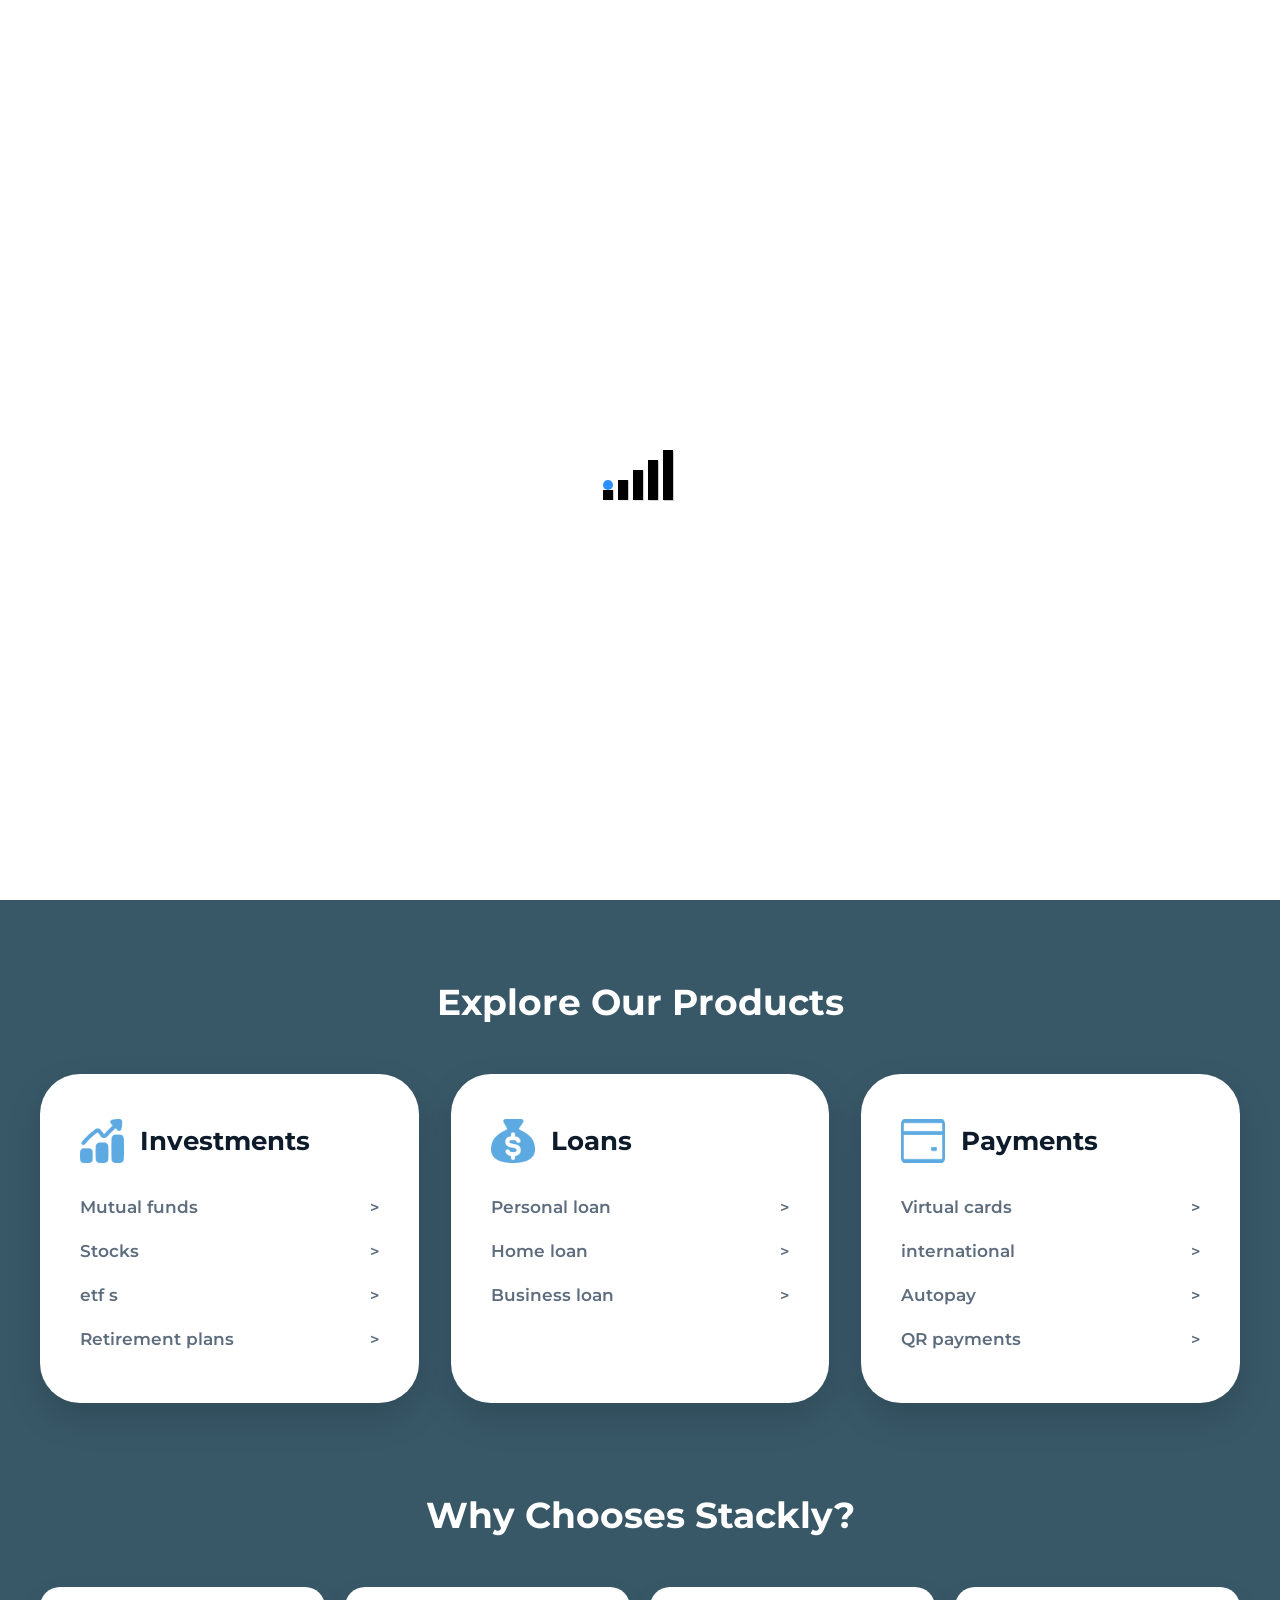
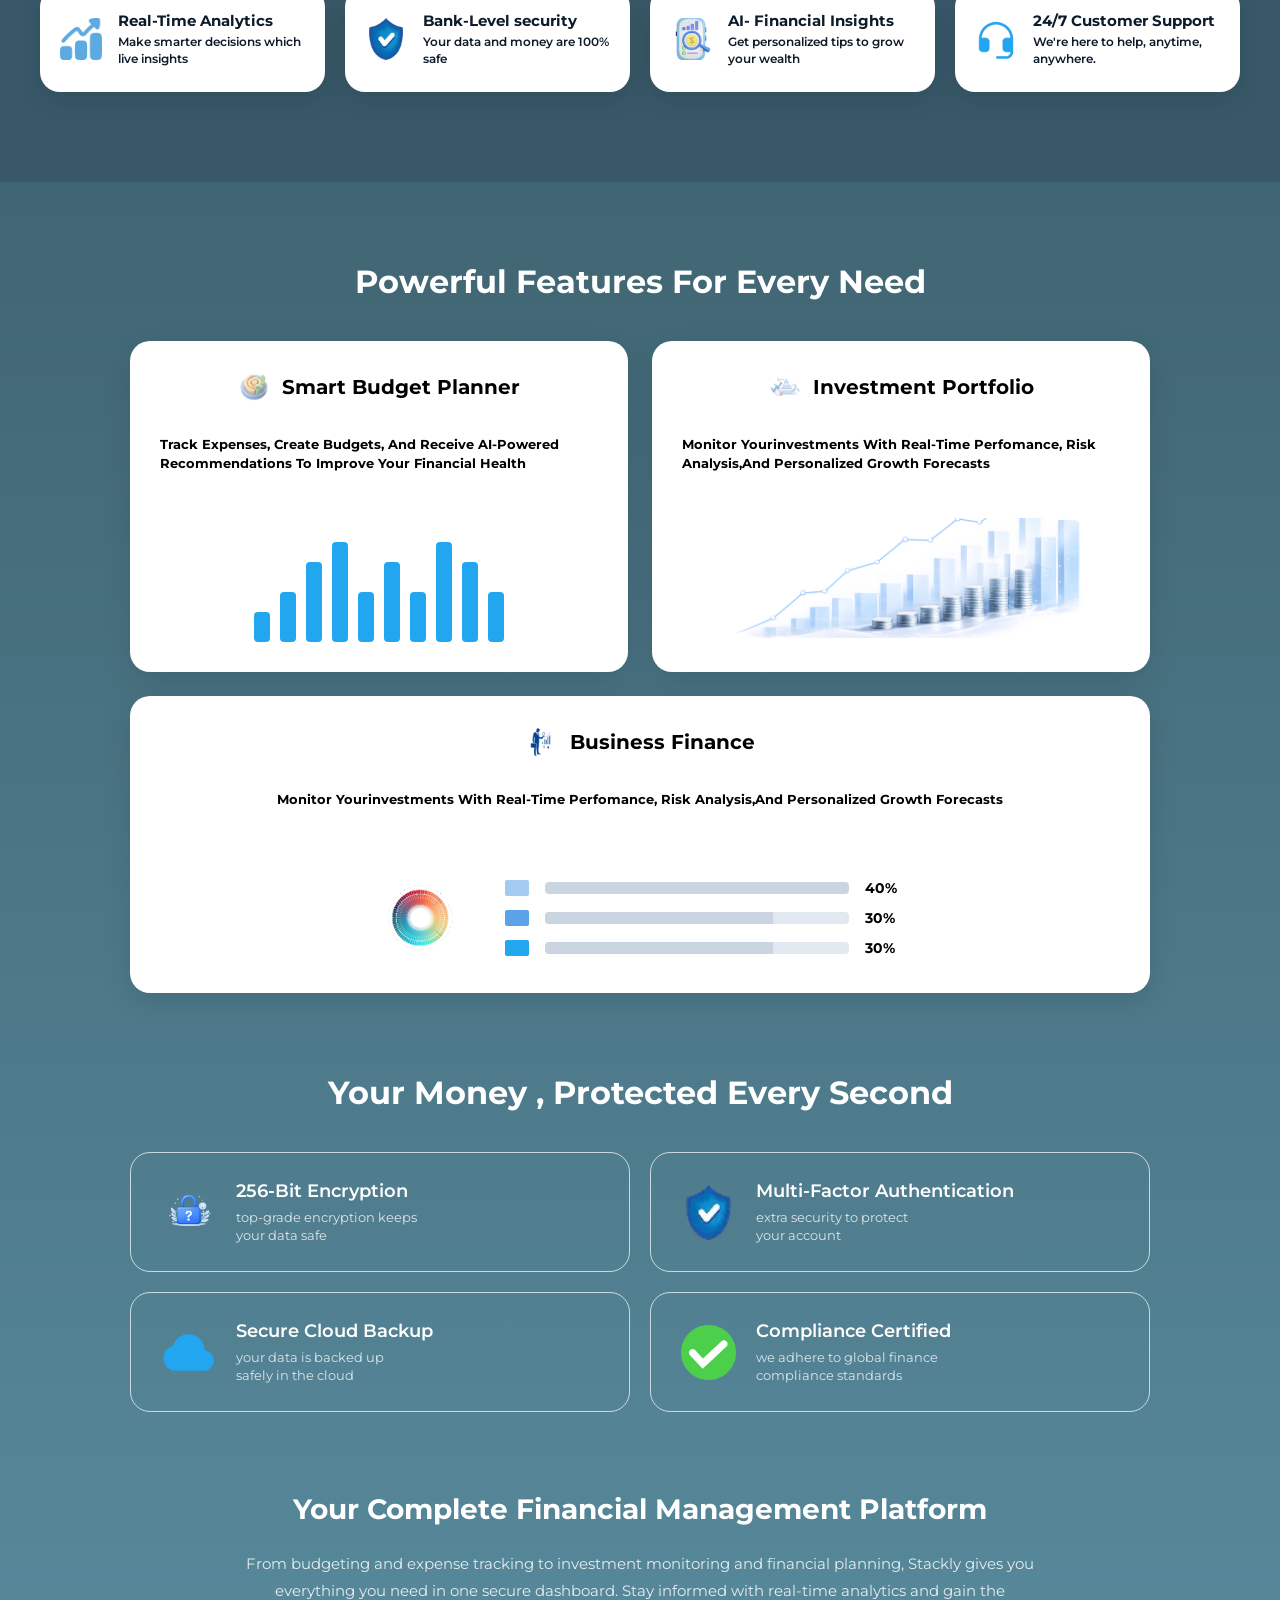
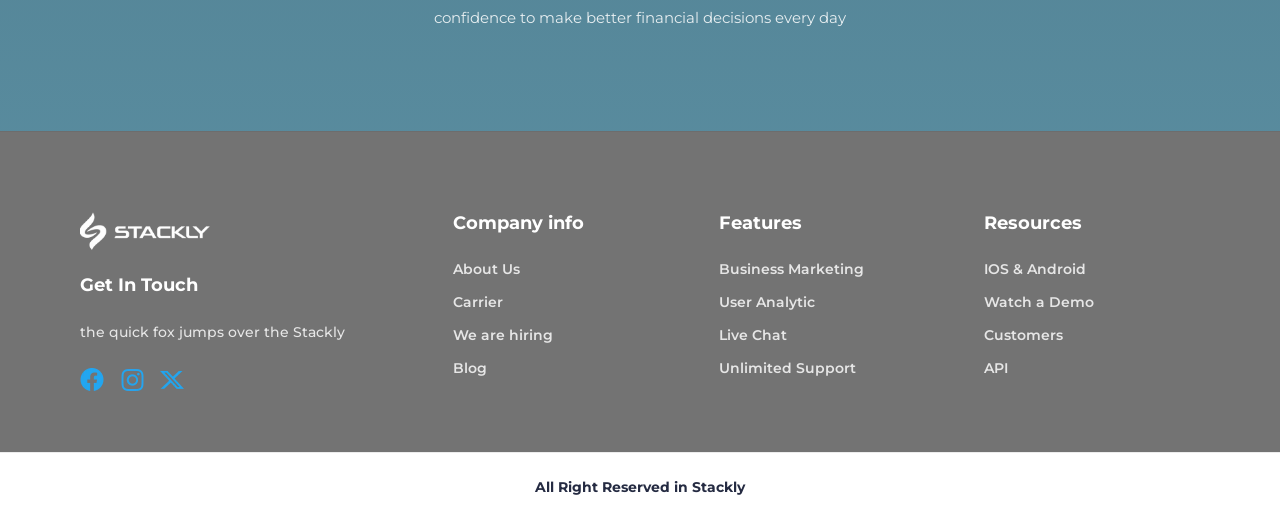
<file: product.html>
<!DOCTYPE html>
<html lang="en">

<head>
    <meta charset="UTF-8" />
    <meta name="viewport" content="width=device-width, initial-scale=1.0" />
    <title>Products – Stackly Financial</title>
    <meta name="description"
        content="Explore Stackly's financial products including investments, loans, and payment solutions. Start your financial journey today." />
    <link
        href="https://fonts.googleapis.com/css2?family=Inter:wght@600&family=Poppins:wght@500;600&family=Montserrat:wght@400;500;600;700;800&family=Noto+Sans:ital,wght@0,100..900;1,100..900&display=swap"
        rel="stylesheet" />
    <link rel="stylesheet" href="style.css" />
    <style>
        /* ============================================================
           PRODUCT PAGE – Additional Styles
           ============================================================ */

        /* ---- Product Hero ---- */
        .product-hero {
            min-height: 100vh;
            background: #466874; /* Matching the solid background color in the image */
            padding-top: var(--nav-h);
            display: flex;
            align-items: center;
            position: relative;
            overflow: hidden;
        }

        .product-hero-container {
            max-width: 1280px;
            margin: 0 auto;
            padding: 60px 40px 80px;
            display: flex;
            align-items: center;
            justify-content: space-between;
            gap: 40px;
            width: 100%;
        }

        /* ── LEFT CONTENT ── */
        .product-hero-content {
            flex: 0 0 auto;
            width: 42%;
            animation: fadeSlideUp 0.8s ease both;
        }

        @keyframes fadeSlideUp {
            from { opacity: 0; transform: translateY(30px); }
            to   { opacity: 1; transform: translateY(0); }
        }

        .product-hero-title {
            font-family: 'Montserrat', sans-serif;
            font-size: clamp(28px, 3.2vw, 46px);
            font-weight: 800;
            line-height: 1.2;
            color: #fff;
            margin-bottom: 16px;
        }

        .product-hero-subtitle {
            font-size: 14px;
            font-weight: 400;
            color: rgba(255,255,255,0.72);
            line-height: 1.75;
            margin-bottom: 40px;
        }

        .btn-get-started {
            display: inline-flex;
            align-items: center;
            gap: 10px;
            background: #23A6F0;
            color: #fff;
            font-family: 'Montserrat', sans-serif;
            font-weight: 700;
            font-size: 14px;
            padding: 13px 28px;
            border-radius: 5px;
            border: none;
            cursor: pointer;
            text-decoration: none;
            margin-bottom: 48px;
        }

        /* Trusted users strip */
        .trusted-strip {
            display: flex;
            align-items: center;
            gap: 16px;
        }

        .trusted-avatars {
            display: flex;
        }

        .trusted-avatars img {
            width: 48px;
            height: 48px;
            border-radius: 50%;
            object-fit: cover;
            border: 2px solid rgba(255,255,255,0.45);
            margin-left: -14px;
        }

        .trusted-avatars img:first-child { margin-left: 0; }

        .trusted-text {
            font-size: 13px;
            font-weight: 500;
            color: rgba(255,255,255,0.75);
            line-height: 1.4;
        }

        /* ── RIGHT VISUAL – ring + cards ── */
        .product-hero-visual {
            flex: 0 0 auto;
            width: 54%;
            position: relative;
            height: 640px;
            animation: fadeSlideUp 0.8s 0.2s ease both;
        }

        /* Large decorative ring */
        .hero-ring {
            position: absolute;
            width: 620px;
            height: 620px;
            border-radius: 50%;
            border: 1px solid rgba(255,255,255,0.4);
            top: 50%;
            left: 50%;
            transform: translate(-50%, -50%);
            pointer-events: none;
        }

        /* Cards absolutely positioned inside visual area */
        .dash-card {
            position: absolute;
            background: #fff;
            border-radius: 16px;
            padding: 24px;
            color: #000;
            box-shadow: 0 10px 36px rgba(0,0,0,0.18);
        }

        /* Balance card – top-center */
        #dash-balance-card {
            top: 70px;
            left: 50%;
            transform: translateX(-50%);
            width: 290px;
        }

        /* Spend card – bottom-center, offset left */
        #dash-spend-card {
            bottom: 70px;
            left: 50%;
            transform: translateX(-50%);
            width: 320px;
            height: 220px;
        }

        /* --- Total Balance Card Styles --- */
        .dash-card-label {
            font-size: 14px;
            font-weight: 500;
            color: #000;
            margin-bottom: 12px;
        }

        .dash-card-old-val {
            font-size: 14px;
            font-weight: 500;
            color: #000;
            margin-bottom: 8px;
        }

        .dash-card-value {
            font-size: 26px;
            font-weight: 700;
            color: #000;
            display: flex;
            align-items: baseline;
            gap: 6px;
        }

        .dash-badge-positive {
            font-size: 13px;
            font-weight: 500;
            color: #22c55e;
            background: none;
            padding: 0;
        }

        /* --- Spend This Month Card Styles --- */
        .spend-card-header {
            margin-bottom: 16px;
        }
        
        .spend-card-label {
            font-size: 14px;
            font-weight: 500;
            color: #000;
            margin-bottom: 8px;
        }

        .spend-card-amount {
            font-size: 15px;
            font-weight: 600;
            color: #22c55e;
        }

        /* Floating squares */
        .spend-squares {
            position: absolute;
            top: -10px;
            left: 58%;
            transform: translateX(-50%);
            display: flex;
            flex-direction: column;
            gap: 8px;
        }

        .sq {
            width: 18px;
            height: 18px;
            border-radius: 2px;
        }
        .sq-blue   { background: #3b82f6; }
        .sq-green  { background: #22c55e; }
        .sq-pink   { background: #ec4899; }
        .sq-orange { background: #f97316; }

        /* Pngtree donut image */
        .spend-donut-img {
            position: absolute;
            bottom: 24px;
            left: 24px;
            width: 100px;
            height: 100px;
            object-fit: contain;
        }

        /* Text Labels */
        .spend-labels {
            position: absolute;
            bottom: 24px;
            right: 24px;
            display: flex;
            flex-direction: column;
            gap: 12px;
        }

        .spl-row {
            display: flex;
            justify-content: space-between;
            width: 110px;
            font-size: 13px;
            font-weight: 500;
            color: #000;
        }

        /* ── FLOATING ICONS ── */
        .float-icon {
            position: absolute;
            z-index: 3;
            transform: translate(-50%, -50%);
        }

        .float-icon img {
            object-fit: contain;
            filter: drop-shadow(0 6px 16px rgba(0,0,0,0.28));
        }

        /* Bar chart – top right, on ring */
        .float-icon.chart-icon {
            top: 15%;
            left: 85%;
        }
        .float-icon.chart-icon img { width: 80px; height: 80px; }

        /* Wallet – bottom right, on ring */
        .float-icon.wallet-icon {
            top: 80%;
            left: 90%;
        }
        .float-icon.wallet-icon img { width: 80px; height: 80px; }

        /* Shield – middle left of visual, on ring */
        .float-icon.shield-icon {
            top: 50%;
            left: 0%;
        }
        .float-icon.shield-icon img { width: 75px; height: 75px; }

        /* ============================================================
           EXPLORE PRODUCTS SECTION
           ============================================================ */
        /* ============================================================
           EXPLORE PRODUCTS & WHY CHOOSE STACKLY SECTION
           ============================================================ */
        .explore-products-section {
            background-color: #385868; /* Matches user image */
            padding: 80px 40px 90px;
            font-family: var(--font-main);
        }

        .explore-products-container {
            max-width: 1200px;
            margin: 0 auto;
        }

        .explore-title-main {
            text-align: center;
            font-family: 'Montserrat', sans-serif;
            font-size: 36px;
            font-weight: 700;
            color: #ffffff;
            margin-bottom: 50px;
        }

        .explore-grid-products {
            display: grid;
            grid-template-columns: repeat(3, 1fr);
            gap: 32px;
            margin-bottom: 90px;
        }

        .explore-product-card {
            background: #ffffff;
            border-radius: 40px; /* Highly rounded as in image */
            padding: 45px 40px 50px;
            box-shadow: 0 15px 35px rgba(0, 0, 0, 0.15);
            transition: transform 0.3s ease, box-shadow 0.3s ease;
        }

        .explore-product-card:hover {
            transform: translateY(-5px);
            box-shadow: 0 20px 45px rgba(0, 0, 0, 0.2);
        }

        .explore-card-header {
            display: flex;
            align-items: center;
            gap: 16px;
            margin-bottom: 30px;
        }

        .explore-card-icon {
            width: 44px;
            height: 44px;
            object-fit: contain;
        }

        .explore-card-title {
            font-family: 'Montserrat', sans-serif;
            font-size: 26px;
            font-weight: 700;
            color: #0d1b2a;
        }

        .explore-card-list {
            list-style: none;
            padding: 0;
            margin: 0;
            display: flex;
            flex-direction: column;
            gap: 16px;
        }

        .explore-list-item {
            display: flex;
            justify-content: space-between;
            align-items: center;
            padding: 4px 0;
        }

        .explore-item-link {
            font-family: 'Montserrat', sans-serif;
            font-size: 17px;
            font-weight: 600;
            color: #5d6d7e;
            text-decoration: none;
            display: flex;
            width: 100%;
            justify-content: space-between;
            align-items: center;
            transition: color var(--tr-fast);
        }

        .explore-item-link:hover {
            color: var(--clr-blue);
        }

        .explore-item-chevron {
            font-size: 16px;
            font-weight: 600;
            color: #5d6d7e;
            transition: transform var(--tr-fast), color var(--tr-fast);
        }

        .explore-item-link:hover .explore-item-chevron {
            transform: translateX(4px);
            color: var(--clr-blue);
        }

        /* Bottom Section: Why Chooses Stackly? */
        .why-choose-title {
            text-align: center;
            font-family: 'Montserrat', sans-serif;
            font-size: 36px;
            font-weight: 700;
            color: #ffffff;
            margin-bottom: 50px;
        }

        .why-choose-grid {
            display: grid;
            grid-template-columns: repeat(4, 1fr);
            gap: 20px;
        }

        .why-choose-card {
            background: #ffffff;
            border-radius: 20px;
            padding: 24px 20px;
            display: flex;
            align-items: center;
            gap: 16px;
            box-shadow: 0 10px 25px rgba(0, 0, 0, 0.1);
            transition: transform var(--tr-mid);
        }

        .why-choose-card:hover {
            transform: translateY(-3px);
        }

        .why-choose-icon {
            width: 42px;
            height: 42px;
            object-fit: contain;
            flex-shrink: 0;
        }

        .why-choose-info {
            display: flex;
            flex-direction: column;
            gap: 4px;
        }

        .why-choose-card-title {
            font-family: 'Montserrat', sans-serif;
            font-size: 15px;
            font-weight: 700;
            color: #0d1b2a;
        }

        .why-choose-card-desc {
            font-size: 12px;
            font-weight: 600;
            color: #0d1b2a;
            line-height: 1.4;
        }

        /* Responsive Styles for new sections */
        @media (max-width: 1024px) {
            .explore-grid-products {
                grid-template-columns: repeat(2, 1fr);
                gap: 24px;
            }
            .why-choose-grid {
                grid-template-columns: repeat(2, 1fr);
                gap: 16px;
            }
        }

        @media (max-width: 768px) {
            .explore-products-section {
                padding: 60px 20px 70px;
            }
            .explore-grid-products {
                grid-template-columns: 1fr;
                gap: 24px;
                margin-bottom: 60px;
            }
            .why-choose-grid {
                grid-template-columns: 1fr;
                gap: 16px;
            }
            .explore-product-card {
                padding: 35px 30px;
            }
            .explore-title-main, .why-choose-title {
                font-size: 28px;
                margin-bottom: 35px;
            }
        }

        /* ============================================================
           POWERFUL FEATURES SECTION
           ============================================================ */
        .features-section {
            max-width: 1100px;
            margin: 80px auto;
            padding: 0 40px;
        }
        .section-title {
            text-align: center;
            font-family: 'Montserrat', sans-serif;
            font-size: 32px;
            font-weight: 700;
            color: #fff;
            margin-bottom: 40px;
        }
        .features-grid {
            display: grid;
            grid-template-columns: 1fr 1fr;
            gap: 24px;
        }
        .feature-card {
            background: #fff;
            border-radius: 20px;
            padding: 30px;
            display: flex;
            flex-direction: column;
            box-shadow: 0 10px 30px rgba(0,0,0,0.1);
            height: 100%;
        }
        .half-card {
            min-height: 280px;
        }
        .full-card {
            grid-column: span 2;
            min-height: 220px;
            align-items: center;
        }
        .fc-header {
            display: flex;
            align-items: center;
            gap: 12px;
            margin-bottom: 12px;
        }
        .fc-header.justify-center {
            justify-content: center;
        }
        .fc-icon {
            width: 32px;
            height: 32px;
            object-fit: contain;
        }
        .fc-title {
            font-size: 20px;
            font-weight: 700;
            color: #000;
        }
        .fc-desc {
            font-size: 13px;
            color: #000;
            font-weight: 700;
            line-height: 1.5;
            margin-bottom: 24px;
        }
        .fc-desc.text-center {
            text-align: center;
            max-width: 800px;
        }
        
        /* Bar Graphic CSS */
        .bar-graphic {
            display: flex;
            align-items: flex-end;
            justify-content: center;
            gap: 10px;
            height: 100px;
            margin-top: auto;
        }
        .bar {
            width: 16px;
            background: #23A6F0;
            border-radius: 4px;
        }
        .bar-sm { height: 30px; }
        .bar-md { height: 50px; }
        .bar-lg { height: 80px; }
        .bar-xl { height: 100px; }

        /* Img graphic */
        .img-graphic {
            margin-top: auto;
            text-align: center;
        }
        .img-graphic img {
            max-height: 120px;
            object-fit: contain;
        }

        /* Business Finance Graphic */
        .business-graphic {
            display: flex;
            align-items: center;
            justify-content: center;
            gap: 40px;
            width: 100%;
            margin-top: 20px;
        }
        .biz-donut {
            width: 90px;
            height: 90px;
            object-fit: contain;
        }
        .biz-bars {
            display: flex;
            flex-direction: column;
            gap: 12px;
            width: 100%;
            max-width: 400px;
        }
        .biz-row {
            display: flex;
            align-items: center;
            gap: 16px;
        }
        .biz-color {
            width: 24px;
            height: 16px;
            border-radius: 2px;
            flex-shrink: 0;
        }
        .biz-track {
            flex: 1;
            height: 12px;
            background: #e2e8f0;
            border-radius: 4px;
            overflow: hidden;
        }
        .biz-fill {
            height: 100%;
            background: #cbd5e1; /* light gray as seen in image */
        }
        .biz-pct {
            font-size: 14px;
            font-weight: 700;
            color: #000;
            min-width: 40px;
        }

        /* ============================================================
           SECURITY SECTION
           ============================================================ */
        .security-section {
            max-width: 1100px;
            margin: 60px auto;
            padding: 0 40px;
        }
        .security-grid {
            display: grid;
            grid-template-columns: repeat(2, 1fr);
            gap: 20px;
        }
        .sec-card {
            border: 1px solid rgba(255,255,255,0.7);
            border-radius: 20px;
            padding: 24px 30px;
            display: flex;
            align-items: center;
            gap: 20px;
            min-height: 120px;
        }
        .sec-icon {
            width: 55px;
            height: 55px;
            object-fit: contain;
            flex-shrink: 0;
        }
        
        /* Specific styling for the green check box seen in the image */
        .sec-icon-box {
            width: 60px;
            height: 60px;
            background: #22c55e;
            display: flex;
            align-items: center;
            justify-content: center;
            border-radius: 4px;
            flex-shrink: 0;
            border: 2px solid #23A6F0;
            position: relative;
        }
        .sec-icon-box svg {
            width: 40px;
            height: 40px;
        }
        .sec-icon-box .size-badge {
            position: absolute;
            bottom: -18px;
            left: 50%;
            transform: translateX(-50%);
            background: #23A6F0;
            color: white;
            font-size: 11px;
            padding: 2px 6px;
            border-radius: 2px;
            white-space: nowrap;
            font-weight: 500;
        }
        
        .sec-content h4 {
            font-size: 18px;
            font-weight: 600;
            color: #fff;
            margin-bottom: 6px;
        }
        .sec-content p {
            font-size: 13px;
            color: rgba(255,255,255,0.8);
            line-height: 1.4;
        }

        /* ============================================================
           SUMMARY SECTION
           ============================================================ */
        .summary-section {
            max-width: 900px;
            margin: 80px auto 100px;
            padding: 0 40px;
            text-align: center;
        }
        .summary-title {
            font-family: 'Montserrat', sans-serif;
            font-size: 28px;
            font-weight: 700;
            color: #fff;
            margin-bottom: 24px;
        }
        .summary-text {
            font-size: 15px;
            color: rgba(255,255,255,0.85);
            line-height: 1.8;
            max-width: 800px;
            margin: 0 auto;
        }

        /* ============================================================
           RESPONSIVE
           ============================================================ */
        @media (max-width: 1200px) {
            .product-hero-content { width: 45%; }
            .product-hero-visual { 
                width: 52%; 
                height: 520px;
            }
            .hero-ring {
                width: 460px;
                height: 460px;
            }
            #dash-balance-card {
                width: 240px;
                top: 40px;
                padding: 16px 20px;
            }
            #dash-spend-card {
                width: 270px;
                bottom: 40px;
                padding: 18px;
                height: auto;
                min-height: 180px;
            }
            .spend-donut-img {
                width: 80px;
                height: 80px;
                bottom: 18px;
                left: 18px;
            }
            .spend-labels {
                bottom: 18px;
                right: 18px;
                gap: 8px;
            }
            .float-icon.chart-icon img { width: 60px; height: 60px; }
            .float-icon.wallet-icon img { width: 60px; height: 60px; }
            .float-icon.shield-icon img { width: 55px; height: 55px; }

            .features-grid {
                grid-template-columns: 1fr;
            }
            .full-card {
                grid-column: span 1;
            }
        }

        @media (max-width: 991px) {
            .product-hero {
                min-height: auto;
                padding-top: calc(var(--nav-h) + 20px);
                padding-bottom: 40px;
            }
            .product-hero-container {
                flex-direction: column;
                padding: 40px 20px 60px;
                text-align: center;
                gap: 30px;
            }
            .product-hero-content { width: 100%; }
            .trusted-strip { justify-content: center; }
            .product-hero-visual {
                width: 100%;
                height: 420px;
                margin-top: 20px;
            }
            .hero-ring {
                width: 320px;
                height: 320px;
            }
            #dash-balance-card { 
                width: 220px; 
                top: 20px; 
                padding: 12px 16px;
            }
            .dash-card-old-val {
                display: none; /* Hide redundant balance display on mobile/tablet */
            }
            .dash-card-value {
                font-size: 20px;
                gap: 4px;
            }
            #dash-spend-card   { 
                width: 250px; 
                bottom: 20px; 
                padding: 14px 16px;
                height: 150px;
            }
            .spend-squares {
                display: none; /* Hide squares to prevent overlaps on tablet/mobile */
            }
            .spend-donut-img {
                width: 70px;
                height: 70px;
                bottom: 14px;
                left: 14px;
            }
            .spend-labels {
                bottom: 14px;
                right: 14px;
                gap: 6px;
            }
            .spend-labels .spl-row {
                width: 90px;
                font-size: 11px;
            }
            .float-icon { display: none; }
            .btn-get-started { margin-bottom: 36px; }

            .security-grid { grid-template-columns: 1fr; }
            .business-graphic { flex-direction: column; gap: 20px; }
            
            /* Graphic scaling */
            .img-graphic img {
                max-width: 100%;
                height: auto;
            }
        }

        @media (max-width: 480px) {
            .product-hero-title {
                font-size: 28px;
            }
            .product-hero-visual {
                height: 340px;
            }
            .hero-ring {
                width: 260px;
                height: 260px;
            }
            #dash-balance-card {
                width: 190px;
                top: 15px;
                padding: 10px 14px;
                border-radius: 10px;
            }
            .dash-card-label {
                font-size: 11px;
                margin-bottom: 4px;
            }
            .dash-card-value {
                font-size: 17px;
            }
            .dash-badge-positive {
                font-size: 10px;
            }
            #dash-spend-card {
                width: 220px;
                bottom: 15px;
                padding: 10px 12px;
                border-radius: 12px;
                height: 125px;
            }
            .spend-card-header {
                margin-bottom: 4px;
            }
            .spend-card-label {
                font-size: 11px;
                margin-bottom: 2px;
            }
            .spend-card-amount {
                font-size: 13px;
            }
            .spend-donut-img {
                width: 55px;
                height: 55px;
                bottom: 10px;
                left: 10px;
            }
            .spend-labels {
                bottom: 10px;
                right: 10px;
                gap: 4px;
            }
            .spend-labels .spl-row {
                width: 80px;
                font-size: 9px;
            }
            
            /* Responsive bar graphics */
            .bar-graphic {
                gap: 6px;
            }
            .bar {
                width: 10px;
            }
            
            /* Security section padding reduction */
            .security-section {
                padding: 0 20px;
                margin: 40px auto;
            }
            .sec-card {
                padding: 16px 20px;
                gap: 12px;
            }
            
            /* Summary Section tweaks */
            .summary-section {
                padding: 0 20px;
                margin: 60px auto 80px;
            }
            .summary-title {
                font-size: 24px;
            }
        }
    </style>
    <link rel="stylesheet" href="preloader.css" />
</head>

<body>
    <!-- Preloader -->
    <div class="loader-wrapper" id="preloader">
        <div class="loader">
            <div class="loader__bar"></div>
            <div class="loader__bar"></div>
            <div class="loader__bar"></div>
            <div class="loader__bar"></div>
            <div class="loader__bar"></div>
            <div class="loader__ball"></div>
        </div>
    </div>
    <!-- ===================== NAVBAR ===================== -->
    <header class="navbar" id="navbar">
        <div class="nav-container">
            <a href="./index.html" class="nav-logo" id="nav-logo-link" aria-label="Stackly Home">
                <img src="assets/images/stackly logo.webp" alt="Stackly Logo" class="logo-img" id="logo-img" />
            </a>

            <nav class="nav-links" id="nav-links" aria-label="Main navigation">
                <a href="./index.html" class="nav-link" id="nav-home">Home</a>
                <a href="./product.html" class="nav-link active" id="nav-product">Product</a>
                <a href="./pricing.html" class="nav-link" id="nav-pricing">Pricing</a>
                <a href="./contact.html" class="nav-link" id="nav-contact">Contact</a>
                <a href="./about.html" class="nav-link" id="nav-about">About</a>
            </nav>

            <div class="nav-actions" id="nav-actions">
                <a href="./login.html?mode=login" class="btn-login" id="btn-login">Login</a>
                <a href="./login.html?mode=signup" class="btn-member" id="btn-member-nav">
                    Become a member <span class="btn-arrow">→</span>
                </a>
            </div>

            <button class="hamburger" id="hamburger" aria-label="Toggle menu" aria-expanded="false">
                <span class="ham-line"></span>
                <span class="ham-line"></span>
                <span class="ham-line"></span>
            </button>
        </div>

        <div class="mobile-menu" id="mobile-menu">
            <a href="./index.html" class="mobile-link" id="mob-home">Home</a>
            <a href="./product.html" class="mobile-link" id="mob-product">Product</a>
            <a href="./pricing.html" class="mobile-link" id="mob-pricing">Pricing</a>
            <a href="./contact.html" class="mobile-link" id="mob-contact">Contact</a>
            <a href="./about.html" class="mobile-link" id="mob-about">About</a>
            <a href="./login.html?mode=login" class="mobile-link" id="mob-login">Login</a>
            <a href="./login.html?mode=signup" class="btn-member mobile-btn-member" id="mob-member">
                Become a member →
            </a>
        </div>
    </header>

    <!-- ===================== PRODUCT HERO SECTION ===================== -->
    <section class="product-hero" id="product-hero">
        <div class="product-hero-container">

            <!-- Left Content -->
            <div class="product-hero-content" id="product-hero-content">
                <h1 class="product-hero-title" id="product-hero-title">
                    Start Your Financial<br />Journey
                </h1>
                <p class="product-hero-subtitle" id="product-hero-subtitle">
                    Everything you need to manage payments,<br />
                    expenses, investments, and growth—all in one place.
                </p>
                <a href="#explore-products" class="btn-get-started" id="btn-get-started">
                    Get Started
                </a>

                <!-- Trusted users strip at the bottom of left col -->
                <div class="trusted-strip" id="trusted-strip">
                    <div class="trusted-avatars">
                        <img src="assets/images/product home contact 1.webp" alt="User 1" />
                        <img src="assets/images/product home contact 2.webp" alt="User 2" />
                        <img src="assets/images/product home contact 3.webp" alt="User 3" />
                        <img src="assets/images/product home contact 4.webp" alt="User 4" />
                        <img src="assets/images/product home contact 5.webp" alt="User 5" />
                    </div>
                    <span class="trusted-text">Trusted by 250k+ users worldwide</span>
                </div>
            </div>

            <!-- Right Visual – decorative ring + positioned cards + floating icons -->
            <div class="product-hero-visual" id="product-hero-visual">

                <!-- Decorative circle ring (icons positioned exactly on the circle path inside it) -->
                <div class="hero-ring" id="hero-ring">
                    <!-- Floating: bar chart top-right -->
                    <div class="float-icon chart-icon" id="float-chart">
                        <img src="assets/images/product home bar chart.webp" alt="Bar chart" />
                    </div>

                    <!-- Floating: wallet bottom-right -->
                    <div class="float-icon wallet-icon" id="float-wallet">
                        <img src="assets/images/product home wallet.webp" alt="Wallet" />
                    </div>

                    <!-- Floating: shield middle-left -->
                    <div class="float-icon shield-icon" id="float-shield">
                        <img src="assets/images/product home privacy.webp" alt="Security Shield" />
                    </div>
                </div>

                <!-- Total Balance Card – top center of ring -->
                <div class="dash-card" id="dash-balance-card">
                    <div class="dash-card-label">Total Balance</div>
                    <div class="dash-card-old-val">$78,250.00</div>
                    <div class="dash-card-value">
                        $78,250.00
                        <span class="dash-badge-positive">+1.29%</span>
                    </div>
                </div>

                <!-- Spend This Month Card – bottom center of ring -->
                <div class="dash-card" id="dash-spend-card">
                    <!-- Title & Amount -->
                    <div class="spend-card-header">
                        <div class="spend-card-label">Spend This Month</div>
                        <div class="spend-card-amount">$78,250.00</div>
                    </div>

                    <!-- Floating Colored Squares -->
                    <div class="spend-squares">
                        <div class="sq sq-blue"></div>
                        <div class="sq sq-green"></div>
                        <div class="sq sq-pink"></div>
                        <div class="sq sq-orange"></div>
                    </div>

                    <!-- Locally saved pngtree donut chart -->
                    <img
                        src="assets/images/—Pngtree—simple graph circle_14641517 1.webp"
                        alt="Spending breakdown donut chart"
                        class="spend-donut-img"
                    />

                    <!-- Text Labels -->
                    <div class="spend-labels">
                        <div class="spl-row">
                            <span class="spl-name">Moving</span>
                            <span class="spl-pct">40%</span>
                        </div>
                        <div class="spl-row">
                            <span class="spl-name">Transport</span>
                            <span class="spl-pct">25%</span>
                        </div>
                        <div class="spl-row">
                            <span class="spl-name">Food</span>
                            <span class="spl-pct">20%</span>
                        </div>
                        <div class="spl-row">
                            <span class="spl-name">Others</span>
                            <span class="spl-pct">10%</span>
                        </div>
                    </div>
                </div>

            </div>

        </div>
    </section>

    <!-- ===================== EXPLORE PRODUCTS SECTION ===================== -->
    <section class="explore-products-section" id="explore-products">
        <div class="explore-products-container">
            <h2 class="explore-title-main">Explore Our Products</h2>
            
            <div class="explore-grid-products">
                <!-- Investments Card -->
                <div class="explore-product-card">
                    <div class="explore-card-header">
                        <img src="assets/images/investments icon.webp" alt="Investments" class="explore-card-icon" />
                        <h3 class="explore-card-title">Investments</h3>
                    </div>
                    <ul class="explore-card-list">
                        <li class="explore-list-item">
                            <a href="#" class="explore-item-link">
                                <span>Mutual funds</span>
                                <span class="explore-item-chevron">&#62;</span>
                            </a>
                        </li>
                        <li class="explore-list-item">
                            <a href="#" class="explore-item-link">
                                <span>Stocks</span>
                                <span class="explore-item-chevron">&#62;</span>
                            </a>
                        </li>
                        <li class="explore-list-item">
                            <a href="#" class="explore-item-link">
                                <span>etf s</span>
                                <span class="explore-item-chevron">&#62;</span>
                            </a>
                        </li>
                        <li class="explore-list-item">
                            <a href="#" class="explore-item-link">
                                <span>Retirement plans</span>
                                <span class="explore-item-chevron">&#62;</span>
                            </a>
                        </li>
                    </ul>
                </div>

                <!-- Loans Card -->
                <div class="explore-product-card">
                    <div class="explore-card-header">
                        <img src="assets/images/loans icon.webp" alt="Loans" class="explore-card-icon" />
                        <h3 class="explore-card-title">Loans</h3>
                    </div>
                    <ul class="explore-card-list">
                        <li class="explore-list-item">
                            <a href="#" class="explore-item-link">
                                <span>Personal loan</span>
                                <span class="explore-item-chevron">&#62;</span>
                            </a>
                        </li>
                        <li class="explore-list-item">
                            <a href="#" class="explore-item-link">
                                <span>Home loan</span>
                                <span class="explore-item-chevron">&#62;</span>
                            </a>
                        </li>
                        <li class="explore-list-item">
                            <a href="#" class="explore-item-link">
                                <span>Business loan</span>
                                <span class="explore-item-chevron">&#62;</span>
                            </a>
                        </li>
                    </ul>
                </div>

                <!-- Payments Card -->
                <div class="explore-product-card">
                    <div class="explore-card-header">
                        <img src="assets/images/payments icon.webp" alt="Payments" class="explore-card-icon" />
                        <h3 class="explore-card-title">Payments</h3>
                    </div>
                    <ul class="explore-card-list">
                        <li class="explore-list-item">
                            <a href="#" class="explore-item-link">
                                <span>Virtual cards</span>
                                <span class="explore-item-chevron">&#62;</span>
                            </a>
                        </li>
                        <li class="explore-list-item">
                            <a href="#" class="explore-item-link">
                                <span>international</span>
                                <span class="explore-item-chevron">&#62;</span>
                            </a>
                        </li>
                        <li class="explore-list-item">
                            <a href="#" class="explore-item-link">
                                <span>Autopay</span>
                                <span class="explore-item-chevron">&#62;</span>
                            </a>
                        </li>
                        <li class="explore-list-item">
                            <a href="#" class="explore-item-link">
                                <span>QR payments</span>
                                <span class="explore-item-chevron">&#62;</span>
                            </a>
                        </li>
                    </ul>
                </div>
            </div>

            <!-- Why Chooses Stackly? Sub-section -->
            <h2 class="why-choose-title">Why Chooses Stackly?</h2>
            <div class="why-choose-grid">
                <!-- Card 1 -->
                <div class="why-choose-card">
                    <img src="assets/images/real time analysis icon.webp" alt="Real-Time Analytics" class="why-choose-icon" />
                    <div class="why-choose-info">
                        <h4 class="why-choose-card-title">Real-Time Analytics</h4>
                        <p class="why-choose-card-desc">Make smarter decisions which live insights</p>
                    </div>
                </div>

                <!-- Card 2 -->
                <div class="why-choose-card">
                    <img src="assets/images/bank level security icon.webp" alt="Bank-Level security" class="why-choose-icon" />
                    <div class="why-choose-info">
                        <h4 class="why-choose-card-title">Bank-Level security</h4>
                        <p class="why-choose-card-desc">Your data and money are 100% safe</p>
                    </div>
                </div>

                <!-- Card 3 -->
                <div class="why-choose-card">
                    <img src="assets/images/AI- Financial Insights icon.webp" alt="AI- Financial Insights" class="why-choose-icon" />
                    <div class="why-choose-info">
                        <h4 class="why-choose-card-title">AI- Financial Insights</h4>
                        <p class="why-choose-card-desc">Get personalized tips to grow your wealth</p>
                    </div>
                </div>

                <!-- Card 4 -->
                <div class="why-choose-card">
                    <img src="assets/images/ph_headset-fill.webp" alt="24/7 Customer Support" class="why-choose-icon" />
                    <div class="why-choose-info">
                        <h4 class="why-choose-card-title">24/7 Customer Support</h4>
                        <p class="why-choose-card-desc">We're here to help, anytime, anywhere.</p>
                    </div>
                </div>
            </div>
        </div>
    </section>

    <!-- ===================== POWERFUL FEATURES SECTION ===================== -->
    <section class="features-section">
        <h2 class="section-title">Powerful Features For Every Need</h2>
        <div class="features-grid">
            <!-- Smart Budget Planner -->
            <div class="feature-card half-card">
                <div class="fc-header">
                    <img src="assets/images/smart budget planner icon.webp" alt="Budget Planner" class="fc-icon">
                    <h3 class="fc-title">Smart Budget Planner</h3>
                </div>
                <p class="fc-desc">Track Expenses, Create Budgets, And Receive AI-Powered Recommendations To Improve Your Financial Health</p>
                <div class="bar-graphic">
                    <div class="bar bar-sm"></div>
                    <div class="bar bar-md"></div>
                    <div class="bar bar-lg"></div>
                    <div class="bar bar-xl"></div>
                    <div class="bar bar-md"></div>
                    <div class="bar bar-lg"></div>
                    <div class="bar bar-md"></div>
                    <div class="bar bar-xl"></div>
                    <div class="bar bar-lg"></div>
                    <div class="bar bar-md"></div>
                </div>
            </div>

            <!-- Investment Portfolio -->
            <div class="feature-card half-card">
                <div class="fc-header">
                    <img src="assets/images/investment portfolio icon.webp" alt="Investment Portfolio" class="fc-icon">
                    <h3 class="fc-title">Investment Portfolio</h3>
                </div>
                <p class="fc-desc">Monitor Yourinvestments With Real-Time Perfomance, Risk Analysis,And Personalized Growth Forecasts</p>
                <div class="img-graphic">
                    <img src="assets/images/investment portfolio inside.webp" alt="Growth Chart" onerror="this.style.display='none'">
                </div>
            </div>

            <!-- Business Finance -->
            <div class="feature-card full-card">
                <div class="fc-header justify-center">
                    <img src="assets/images/business finance icon.webp" alt="Business Finance" class="fc-icon">
                    <h3 class="fc-title">Business Finance</h3>
                </div>
                <p class="fc-desc text-center">Monitor Yourinvestments With Real-Time Perfomance, Risk Analysis,And Personalized Growth Forecasts</p>
                
                <div class="business-graphic">
                    <img src="assets/images/—Pngtree—simple graph circle_14641517 1.webp" alt="Donut Chart" class="biz-donut">
                    <div class="biz-bars">
                        <div class="biz-row">
                            <div class="biz-color" style="background: #a3cbf1;"></div>
                            <div class="biz-track"><div class="biz-fill" style="width: 100%;"></div></div>
                            <div class="biz-pct">40%</div>
                        </div>
                        <div class="biz-row">
                            <div class="biz-color" style="background: #5ba3e8;"></div>
                            <div class="biz-track"><div class="biz-fill" style="width: 75%;"></div></div>
                            <div class="biz-pct">30%</div>
                        </div>
                        <div class="biz-row">
                            <div class="biz-color" style="background: #23A6F0;"></div>
                            <div class="biz-track"><div class="biz-fill" style="width: 75%;"></div></div>
                            <div class="biz-pct">30%</div>
                        </div>
                    </div>
                </div>
            </div>
        </div>
    </section>

    <!-- ===================== SECURITY SECTION ===================== -->
    <section class="security-section">
        <h2 class="section-title">Your Money , Protected Every Second</h2>
        <div class="security-grid">
            <div class="sec-card">
                <img src="assets/images/256 bit.webp" alt="256-Bit Encryption" class="sec-icon">
                <div class="sec-content">
                    <h4>256-Bit Encryption</h4>
                    <p>top-grade encryption keeps<br>your data safe</p>
                </div>
            </div>
            
            <div class="sec-card">
                <img src="assets/images/vecteezy_security-shield-with-check-symbol_24091707 2.webp" alt="Multi-Factor Authentication" class="sec-icon">
                <div class="sec-content">
                    <h4>Multi-Factor Authentication</h4>
                    <p>extra security to protect<br>your account</p>
                </div>
            </div>
            
            <div class="sec-card">
                <img src="assets/images/material-symbols_cloud.webp" alt="Secure Cloud Backup" class="sec-icon">
                <div class="sec-content">
                    <h4>Secure Cloud Backup</h4>
                    <p>your data is backed up<br>safely in the cloud</p>
                </div>
            </div>
            
            <div class="sec-card">
                <img src="assets/images/green tick.webp" alt="Compliance Certified" class="sec-icon">
                <div class="sec-content">
                    <h4>Compliance Certified</h4>
                    <p>we adhere to global finance<br>compliance standards</p>
                </div>
            </div>
        </div>
    </section>

    <!-- ===================== SUMMARY SECTION ===================== -->
    <section class="summary-section">
        <h2 class="summary-title">Your Complete Financial Management Platform</h2>
        <p class="summary-text">
            From budgeting and expense tracking to investment monitoring and financial planning, Stackly gives you everything you need in one secure dashboard. Stay informed with real-time analytics and gain the confidence to make better financial decisions every day
        </p>
    </section>

    <!-- ===================== FOOTER SECTION ===================== -->
    <footer class="main-footer" id="main-footer">
        <div class="footer-container">
            <div class="footer-columns">
                <div class="footer-column col-get-touch">
                    <a href="index.html" class="footer-logo-link" aria-label="Stackly Home">
                        <img src="assets/images/stackly logo.webp" alt="Stackly Logo" class="footer-logo-img" />
                    </a>
                    <h3>Get In Touch</h3>
                    <p>the quick fox jumps over the Stackly</p>
                    <div class="social-links">
                        <a href="#" class="social-icon">
                            <img src="assets/images/facebook.webp" alt="Facebook" />
                        </a>
                        <a href="#" class="social-icon">
                            <img src="assets/images/instagram.webp" alt="Instagram" />
                        </a>
                        <a href="#" class="social-icon" aria-label="X (Twitter)">
                            <img src="assets/images/footer x.webp" alt="X (Twitter)" />
                        </a>
                    </div>
                </div>
                <div class="footer-column">
                    <h3>Company info</h3>
                    <ul>
                        <li><a href="#">About Us</a></li>
                        <li><a href="#">Carrier</a></li>
                        <li><a href="#">We are hiring</a></li>
                        <li><a href="#">Blog</a></li>
                    </ul>
                </div>
                <div class="footer-column">
                    <h3>Features</h3>
                    <ul>
                        <li><a href="#">Business Marketing</a></li>
                        <li><a href="#">User Analytic</a></li>
                        <li><a href="#">Live Chat</a></li>
                        <li><a href="#">Unlimited Support</a></li>
                    </ul>
                </div>
                <div class="footer-column">
                    <h3>Resources</h3>
                    <ul>
                        <li><a href="#">IOS &amp; Android</a></li>
                        <li><a href="#">Watch a Demo</a></li>
                        <li><a href="#">Customers</a></li>
                        <li><a href="#">API</a></li>
                    </ul>
                </div>
            </div>
        </div>
        <div class="footer-copyright">
            <p>All Right Reserved in Stackly</p>
        </div>
    </footer>

    <script src="script.js"></script>
    <script src="validation.js"></script>
</body>

</html>
</file>
<file: style.css>
/* ============================================================
   STACKLY – Finance Landing Page Stylesheet
   ============================================================ */

/* ---------- Reset & Base ---------- */
*,
*::before,
*::after {
  margin: 0;
  padding: 0;
  box-sizing: border-box;
}

:root {
  /* Brand Colors */
  --clr-bg-dark: #1a4a58;
  --clr-bg-mid: #1e5566;
  --clr-bg-light: #256070;
  --clr-hero-top: #163d4a;
  --clr-hero-bottom: #1e5868;
  --clr-circle: #c9855a;
  --clr-blue: #23A6F0;
  /* Updated: became a member bg */
  --clr-blue-hover: #1070c4;
  --clr-accent: #1ab3d8;
  --clr-orange: #E4AE7C;
  /* Updated: @the stackly background highlight color */
  --clr-white: #ffffff;
  --clr-white-70: rgba(255, 255, 255, 0.70);
  --clr-white-50: rgba(255, 255, 255, 0.50);
  --clr-white-15: rgba(255, 255, 255, 0.15);
  --clr-white-08: rgba(255, 255, 255, 0.08);

  /* Typography */
  --font-main: 'Montserrat', sans-serif;

  /* Spacing */
  --nav-h: 80px;

  /* Transitions */
  --tr-fast: 0.18s ease;
  --tr-mid: 0.32s ease;
}

html {
  scroll-behavior: smooth;
}

body {
  font-family: var(--font-main);
  background: linear-gradient(180deg, #253A42 0%, #5E94A8 100%);
  background-attachment: scroll;
  color: var(--clr-white);
  min-height: 100vh;
  overflow-x: hidden;
  -webkit-font-smoothing: antialiased;
}

a {
  text-decoration: none;
  color: inherit;
}

.mobile-only-text {
  display: none;
}

/* ============================================================
   NAVBAR
   ============================================================ */
.navbar {
  position: fixed;
  top: 0;
  left: 0;
  width: 100%;
  height: var(--nav-h);
  z-index: 1000;
  background: transparent;
  transition: background var(--tr-mid), backdrop-filter var(--tr-mid),
    box-shadow var(--tr-mid);
}

/* Scrolled state – added via JS */
.navbar.scrolled {
  background: rgba(22, 61, 74, 0.92);
  backdrop-filter: blur(14px);
  -webkit-backdrop-filter: blur(14px);
  box-shadow: 0 2px 24px rgba(0, 0, 0, 0.35);
}

.nav-container {
  max-width: 1280px;
  margin: 0 auto;
  height: 100%;
  display: flex;
  align-items: center;
  padding: 0 40px;
  gap: 0;
}

/* Logo */
.nav-logo {
  display: flex;
  align-items: center;
  flex-shrink: 0;
  margin-right: auto;
}

.logo-img {
  height: 36px;
  width: auto;
  object-fit: contain;
  filter: brightness(1);
  transition: opacity var(--tr-fast);
}

.logo-img:hover {
  opacity: 0.85;
}

/* Nav Links */
.nav-links {
  display: flex;
  align-items: center;
  gap: 36px;
  margin: 0 auto;
}

.nav-link {
  width: 45px;
  height: 24px;
  font-family: 'Montserrat', sans-serif;
  font-weight: 600;
  font-size: 14px;
  line-height: 24px;
  letter-spacing: 0.2px;
  text-align: center;
  color: var(--clr-white);
  /* Rendered text is white (Figma background #FFFFFF on bright text is design notation for white text on dark backgrounds) */
  opacity: 1;
  position: relative;
  transition: color var(--tr-fast);
  display: inline-flex;
  align-items: center;
  justify-content: center;
}

.nav-link::after {
  content: '';
  position: absolute;
  bottom: -4px;
  left: 0;
  width: 0;
  height: 2px;
  background: var(--clr-blue);
  border-radius: 2px;
  transition: width var(--tr-mid);
}

.nav-link:hover,
.nav-link.active {
  color: var(--clr-white);
}

.nav-link:hover::after,
.nav-link.active::after {
  width: 100%;
}

/* Nav Actions */
.nav-actions {
  display: flex;
  align-items: center;
  gap: 20px;
  flex-shrink: 0;
  margin-left: auto;
}

.btn-login {
  font-family: 'Montserrat', sans-serif;
  font-size: 14px;
  font-weight: 600;
  line-height: 24px;
  letter-spacing: 0.2px;
  color: var(--clr-white);
  transition: color var(--tr-fast);
}

.btn-login:hover {
  opacity: 0.8;
}

/* 3. Become a member in nav bar */
.btn-member {
  display: inline-flex;
  align-items: center;
  justify-content: center;
  width: 214px;
  height: 52px;
  gap: 15px;
  padding: 15px 25px;
  border-radius: 5px;
  background: #23A6F0;
  color: var(--clr-white);
  font-family: 'Montserrat', sans-serif;
  font-weight: 700;
  font-size: 14px;
  line-height: 22px;
  letter-spacing: 0.2px;
  transition: background var(--tr-fast), transform var(--tr-fast),
    box-shadow var(--tr-fast);
  white-space: nowrap;
  border: none;
  cursor: pointer;
}

.btn-member:hover {
  background: #108edc;
  transform: translateY(-1px);
  box-shadow: 0 6px 20px rgba(35, 166, 240, 0.4);
}

.btn-arrow {
  display: inline-block;
  transition: transform var(--tr-fast);
}

.btn-member:hover .btn-arrow {
  transform: translateX(4px);
}

/* Hamburger (mobile) */
.hamburger {
  display: none;
  flex-direction: column;
  justify-content: center;
  gap: 5px;
  background: none;
  border: none;
  cursor: pointer;
  padding: 6px;
  margin-left: 16px;
}

.ham-line {
  display: block;
  width: 24px;
  height: 2px;
  background: var(--clr-white);
  border-radius: 2px;
  transition: transform var(--tr-mid), opacity var(--tr-mid);
}

/* Hamburger – open state */
.hamburger.open .ham-line:nth-child(1) {
  transform: translateY(7px) rotate(45deg);
}

.hamburger.open .ham-line:nth-child(2) {
  opacity: 0;
}

.hamburger.open .ham-line:nth-child(3) {
  transform: translateY(-7px) rotate(-45deg);
}

/* Mobile Menu */
.mobile-menu {
  display: none;
}

@media (max-width: 991px) {
  .mobile-menu {
    display: flex;
    position: absolute;
    top: 100%;
    left: 0;
    width: 100%;
    flex-direction: column;
    background: rgba(22, 61, 74, 0.97);
    backdrop-filter: blur(16px);
    padding: 0 32px;
    gap: 20px;
    border-top: 1px solid transparent;

    opacity: 0;
    visibility: hidden;
    transform: translateY(-10px);
    max-height: 0;
    overflow: hidden;
    pointer-events: none;
    transition: all 0.3s ease-in-out;
  }

  .mobile-menu.open {
    opacity: 1;
    visibility: visible;
    transform: translateY(0);
    max-height: 100vh;
    padding: 20px 32px 28px;
    border-top-color: var(--clr-white-15);
    pointer-events: auto;
  }
}

.mobile-link {
  font-size: 1rem;
  font-weight: 500;
  color: var(--clr-white-70);
  transition: color var(--tr-fast);
}

.mobile-link:hover {
  color: var(--clr-white);
}

.mobile-btn-member {
  align-self: flex-start;
}

/* ============================================================
   HERO SECTION
   ============================================================ */
.hero {
  position: relative;
  min-height: 100vh;
  background: transparent;
  display: flex;
  flex-direction: column;
  overflow: hidden;
}

/* Subtle radial glow top-left */
.hero::before {
  content: '';
  position: absolute;
  top: -120px;
  left: -120px;
  width: 600px;
  height: 600px;
  background: radial-gradient(circle, rgba(30, 160, 200, 0.12) 0%, transparent 70%);
  pointer-events: none;
}

/* Subtle radial glow bottom-right */
.hero::after {
  content: '';
  position: absolute;
  bottom: 0;
  right: 0;
  width: 500px;
  height: 500px;
  background: radial-gradient(circle, rgba(26, 90, 110, 0.25) 0%, transparent 70%);
  pointer-events: none;
}

.hero-container {
  flex: 1;
  max-width: 1280px;
  margin: 0 auto;
  width: 100%;
  padding: calc(var(--nav-h) + 60px) 40px 0 40px;
  display: flex;
  align-items: center;
  justify-content: space-between;
  position: relative;
  z-index: 2;
}

/* ---------- Hero Left Content ---------- */
.hero-content {
  width: 509px;
  flex-shrink: 0;
  animation: fadeSlideLeft 0.8s cubic-bezier(0.22, 0.61, 0.36, 1) both;
}

@keyframes fadeSlideLeft {
  from {
    opacity: 0;
    transform: translateX(-40px);
  }

  to {
    opacity: 1;
    transform: translateX(0);
  }
}

/* 2. Your Financial Assistance */
.hero-title {
  width: 509px;
  height: 160px;
  font-family: 'Montserrat', sans-serif;
  font-weight: 800;
  font-size: 66px;
  line-height: 80px;
  letter-spacing: 0.2px;
  color: var(--clr-white);
  margin-bottom: 28px;
}

/* 4. We know how large objects will act, but things on a small scale. */
.hero-subtitle {
  width: 505px;
  height: 60px;
  font-family: 'Montserrat', sans-serif;
  font-weight: 500;
  font-size: 27px;
  line-height: 30px;
  letter-spacing: 0.2px;
  color: #FFFFFF;
  margin-bottom: 44px;
}

/* 4. Become a member in hero */
.hero-btn {
  /* Inherits styles from .btn-member: Montserrat, 700, 14px, line-height 22px, letter-spacing 0.2px */
}

/* ---------- Hero Right Visual ---------- */
.hero-visual {
  position: relative;
  flex: 1;
  display: flex;
  align-items: flex-end;
  justify-content: flex-end;
  min-height: 520px;
  animation: fadeSlideRight 0.9s cubic-bezier(0.22, 0.61, 0.36, 1) 0.1s both;
}

@keyframes fadeSlideRight {
  from {
    opacity: 0;
    transform: translateX(40px);
  }

  to {
    opacity: 1;
    transform: translateX(0);
  }
}

/* Peach / Sandy Circle 1 (Main - Right side, Up) */
.hero-circle {
  position: absolute;
  right: -10px;
  top: 90px;
  width: 480px;
  height: 480px;
  border-radius: 50%;
  background: #E4966B;
  opacity: 1;
  z-index: 0;
  animation: circlePop 0.9s cubic-bezier(0.22, 0.61, 0.36, 1) 0.15s both;
}

/* Peach / Sandy Circle 2 (Offset Background - Left side, Down) */
.hero-circle-2 {
  position: absolute;
  right: 170px;
  top: 170px;
  width: 480px;
  height: 480px;
  border-radius: 50%;
  background: #E4966B;
  opacity: 1;
  z-index: -1;
  animation: circlePop 0.9s cubic-bezier(0.22, 0.61, 0.36, 1) 0.25s both;
}

@keyframes circlePop {
  from {
    opacity: 0;
    transform: scale(0.85);
  }

  to {
    opacity: 1;
    transform: scale(1);
  }
}

/* Woman Image (Placed a little lower) */
.hero-woman {
  position: relative;
  z-index: 1;
  width: min(520px, 46vw);
  height: auto;
  object-fit: contain;
  object-position: bottom center;
  mix-blend-mode: normal;
  display: block;
  margin-right: 20px;
  margin-bottom: -150px;
  filter: drop-shadow(0 20px 40px rgba(0, 0, 0, 0.25));
}

/* ============================================================
   5. BOTTOM BAND
   ============================================================ */
.hero-bottom-band {
  position: relative;
  z-index: 2;
  padding: 0 0 40px 0;
  animation: bandRise 0.9s cubic-bezier(0.22, 0.61, 0.36, 1) 0.3s both;
}

@keyframes bandRise {
  from {
    opacity: 0;
    transform: translateY(24px);
  }

  to {
    opacity: 1;
    transform: translateY(0);
  }
}

.band-container {
  max-width: 1280px;
  margin: 0 auto;
  padding: 0 40px;
}

.band-title {
  font-family: 'Noto Sans', sans-serif;
  font-weight: 600;
  font-size: 45px;
  line-height: 24px;
  letter-spacing: 0%;
  font-variant: small-caps;
  color: var(--clr-white);
  margin-bottom: 24px;
}

/* 5. feel the comfort of doing all kinds of transactions by accessing this site on @the stackly */
.band-subtitle {
  font-family: 'Noto Sans', sans-serif;
  font-weight: 500;
  font-size: 24px;
  line-height: 24px;
  letter-spacing: 0%;
  color: var(--clr-white-70);
}

.brand-highlight {
  background: transparent;
  color: #E4AE7C;
  font-family: 'Noto Sans', sans-serif;
  font-weight: 500;
  font-variant: small-caps;
  display: inline-block;
  cursor: pointer;
  transition: opacity var(--tr-fast);
}

.brand-highlight:hover {
  opacity: 0.8;
}

/* ============================================================
   SCROLL INDICATOR
   ============================================================ */
.scroll-indicator {
  position: absolute;
  bottom: 90px;
  left: 50%;
  transform: translateX(-50%);
  display: flex;
  flex-direction: column;
  align-items: center;
  gap: 6px;
  opacity: 0.45;
  z-index: 3;
  animation: scrollBounce 1.8s ease-in-out infinite;
  pointer-events: none;
}

@keyframes scrollBounce {

  0%,
  100% {
    transform: translateX(-50%) translateY(0);
  }

  50% {
    transform: translateX(-50%) translateY(8px);
  }
}

.scroll-dot {
  width: 6px;
  height: 6px;
  background: var(--clr-white);
  border-radius: 50%;
}

.scroll-line {
  width: 1px;
  height: 30px;
  background: linear-gradient(to bottom, var(--clr-white), transparent);
}

/* ============================================================
   RESPONSIVE
   ============================================================ */
@media (max-width: 1100px) {
  .hero-content {
    width: 100%;
    max-width: 509px;
  }

  .hero-title {
    width: 100%;
    height: auto;
    font-size: 56px;
    line-height: 70px;
  }

  .hero-subtitle {
    width: 100%;
    height: auto;
    font-size: 22px;
    line-height: 28px;
  }
}

@media (max-width: 1200px) {
  .hero-circle {
    width: 380px;
    height: 380px;
    right: -10px;
    top: 110px;
  }

  .hero-circle-2 {
    width: 380px;
    height: 380px;
    right: 120px;
    top: 170px;
  }

  .hero-woman {
    width: 360px;
    margin-bottom: -100px;
  }

  .hero-title {
    font-size: 48px;
    line-height: 58px;
  }

  .hero-subtitle {
    font-size: 22px;
    line-height: 28px;
  }

  .nav-links {
    gap: 16px;
  }

  .nav-container {
    padding: 0 20px;
  }
}

@media (max-width: 991px) {
  .desktop-only-text {
    display: none !important;
  }

  .mobile-only-text {
    display: inline !important;
  }

  .nav-links,
  .nav-actions {
    display: none;
  }

  .hamburger {
    display: flex;
  }

  .navbar {
    height: 64px;
  }

  .hero-container {
    flex-direction: column;
    align-items: center;
    padding-top: calc(64px + 40px);
    padding-bottom: 0;
    gap: 32px;
    flex-shrink: 0;
  }

  .hero-content {
    max-width: 100%;
    width: 100%;
    padding-right: 0;
    order: 2;
    display: flex;
    flex-direction: column;
    align-items: center;
  }

  .hero-title {
    font-size: 32px;
    line-height: 42px;
    height: auto;
    width: 100%;
    text-align: center;
    margin-bottom: 16px;
  }

  .hero-subtitle {
    font-size: 18px;
    line-height: 26px;
    height: auto;
    width: 100%;
    text-align: center;
    margin-bottom: 24px;
  }

  .hero-visual {
    order: 1;
    width: 100%;
    justify-content: center;
    min-height: auto;
    display: flex;
    position: relative;
    margin-bottom: 20px;
  }

  .hero-circle-2 {
    display: none;
  }

  .hero-circle {
    width: 320px;
    height: 320px;
    left: 0;
    right: 0;
    margin: 0 auto;
    top: auto;
    bottom: 10px;
  }

  .hero-woman {
    width: 300px;
    margin-right: 0;
    margin-bottom: 0;
    position: relative;
    z-index: 1;
  }

  .hero-bottom-band {
    flex-shrink: 0;
  }

  .band-title {
    font-size: 32px;
    line-height: 40px;
    margin-bottom: 16px;
  }

  .band-subtitle {
    font-size: 18px;
    line-height: 24px;
  }
}

@media (max-width: 768px) {
  .hero-container {
    padding-top: calc(64px + 20px);
    gap: 24px;
  }

  .hero-title {
    font-size: 26px;
    line-height: 36px;
  }

  .hero-subtitle {
    font-size: 16px;
    line-height: 24px;
  }

  .hero-circle {
    width: 280px;
    height: 280px;
  }

  .hero-woman {
    width: 260px;
  }

  .band-title {
    font-size: 28px;
    line-height: 36px;
  }

  .band-subtitle {
    font-size: 16px;
    line-height: 24px;
  }
}

@media (max-width: 480px) {

  .nav-container,
  .hero-container,
  .band-container,
  .features-container,
  .pricing-container,
  .testimonials-container,
  .download-container,
  .branches-container,
  .partner-container,
  .footer-container {
    padding-left: 20px;
    padding-right: 20px;
  }

  .hero-title {
    font-size: 24px;
    line-height: 32px;
  }

  .hero-circle {
    width: 260px;
    height: 260px;
  }

  .hero-woman {
    width: 240px;
  }

  .band-subtitle {
    font-size: 15px;
    line-height: 20px;
  }

  .download-buttons {
    flex-direction: column;
    align-items: center;
    gap: 16px;
  }
}

/* ============================================================
   6. FEATURES SECTION
   ============================================================ */
.features {
  padding: 80px 0;
  text-align: center;
}

.features-container {
  max-width: 1000px;
  margin: 0 auto;
  padding: 0 40px;
}

.features-header {
  margin-bottom: 60px;
}

.features-title {
  font-family: 'Montserrat', sans-serif;
  font-weight: 700;
  font-size: clamp(24px, 3vw, 32px);
  color: var(--clr-white);
  margin-bottom: 12px;
  text-align: center;
}

.bullet-dot {
  color: #fff;
  font-size: 1.2em;
  display: inline-block;
  margin-right: 10px;
  vertical-align: middle;
  transform: translateY(-2px);
}

.features-subtitle {
  font-family: 'Montserrat', sans-serif;
  font-weight: 500;
  font-size: 16px;
  color: var(--clr-white-70);
}

.features-grid {
  display: grid;
  grid-template-columns: repeat(3, 1fr);
  gap: 30px;
  align-items: end;
}

.feature-card {
  display: flex;
  flex-direction: column;
  align-items: center;
  gap: 20px;
}

.feature-image-wrapper {
  width: 250px;
  height: 250px;
  border-radius: 50%;
  border: 4px solid #fff;
  overflow: hidden;
  box-shadow: 0 10px 30px rgba(0, 0, 0, 0.1);
  margin-bottom: 20px;
}

.feature-img {
  width: 100%;
  height: 100%;
  object-fit: cover;
}

.feature-box {
  width: 100%;
  padding: 30px 20px;
  border-radius: 8px;
  display: flex;
  flex-direction: column;
  align-items: center;
  justify-content: center;
  gap: 15px;
  box-shadow: 0 10px 30px rgba(0, 0, 0, 0.1);
  transition: transform var(--tr-fast);
}

.feature-box:hover {
  transform: translateY(-5px);
}

.white-box {
  background: var(--clr-white);
}

.blue-box {
  background: #23A6F0;
}

.feature-icon {
  width: 48px;
  height: 48px;
  object-fit: contain;
}

.feature-box-title {
  font-family: 'Montserrat', sans-serif;
  font-weight: 700;
  font-size: 16px;
  text-align: center;
}

.white-box .feature-box-title {
  color: #252B42;
}

.blue-box .feature-box-title {
  color: var(--clr-white);
}

/* ============================================================
   7. PRICING SECTION
   ============================================================ */
.pricing {
  padding: 80px 0 120px 0;
  text-align: center;
}

.pricing-container {
  max-width: 1100px;
  margin: 0 auto;
  padding: 0 40px;
}

.pricing-header {
  margin-bottom: 60px;
}

.pricing-title {
  font-family: 'Montserrat', sans-serif;
  font-weight: 700;
  font-size: clamp(32px, 4vw, 40px);
  color: var(--clr-white);
  margin-bottom: 16px;
}

.pricing-subtitle {
  font-family: 'Montserrat', sans-serif;
  font-weight: 500;
  font-size: 16px;
  line-height: 1.5;
  color: var(--clr-white-70);
  max-width: 600px;
  margin: 0 auto;
}

.pricing-grid {
  display: grid;
  grid-template-columns: repeat(3, 1fr);
  gap: 30px;
}

.pricing-card {
  background: var(--clr-white);
  border-radius: 10px;
  padding: 50px 40px;
  display: flex;
  flex-direction: column;
  align-items: center;
  box-shadow: 0 10px 40px rgba(0, 0, 0, 0.1);
  transition: transform var(--tr-fast);
}

.pricing-card:hover {
  transform: translateY(-10px);
}

.plan-name {
  font-family: 'Montserrat', sans-serif;
  font-weight: 700;
  font-size: 24px;
  color: #252B42;
  margin-bottom: 30px;
}

.plan-price {
  font-family: 'Montserrat', sans-serif;
  font-weight: 800;
  font-size: 40px;
  color: #252B42;
}

.plan-period {
  font-family: 'Montserrat', sans-serif;
  font-weight: 600;
  font-size: 14px;
  color: #737373;
  margin-bottom: 30px;
}

.plan-features {
  width: 100%;
  margin-bottom: 40px;
  text-align: center;
}

.plan-features h4 {
  font-family: 'Montserrat', sans-serif;
  font-weight: 700;
  font-size: 16px;
  color: #252B42;
  margin-bottom: 20px;
}

.plan-features ul {
  list-style: none;
  padding: 0;
  margin: 0;
  display: flex;
  flex-direction: column;
  gap: 15px;
}

.plan-features li {
  font-family: 'Montserrat', sans-serif;
  font-weight: 600;
  font-size: 14px;
  color: #737373;
}

.btn-plan {
  background: #23A6F0;
  color: var(--clr-white);
  font-family: 'Montserrat', sans-serif;
  font-weight: 700;
  font-size: 14px;
  padding: 15px 40px;
  border-radius: 5px;
  text-decoration: none;
  transition: background var(--tr-fast);
  margin-top: auto;
}

.btn-plan:hover {
  background: #1a88c7;
}

@media (max-width: 1200px) {

  .features-grid,
  .pricing-grid {
    grid-template-columns: repeat(2, 1fr);
  }
}

@media (max-width: 991px) {

  .features-grid,
  .pricing-grid {
    grid-template-columns: 1fr;
  }
}

/* ============================================================
   8. TESTIMONIALS SECTION
   ============================================================ */
.testimonials {
  padding: 80px 0;
  text-align: center;
}

.testimonials-container {
  max-width: 1000px;
  margin: 0 auto;
  padding: 0 40px;
}

.testimonials-header {
  margin-bottom: 80px;
}

.testimonials-title {
  font-family: 'Montserrat', sans-serif;
  font-weight: 700;
  font-size: clamp(32px, 4vw, 40px);
  color: var(--clr-white);
  margin-bottom: 16px;
}

.testimonials-subtitle {
  font-family: 'Montserrat', sans-serif;
  font-weight: 500;
  font-size: 16px;
  line-height: 1.5;
  color: var(--clr-white-70);
}

.testimonial-card {
  background: #fff;
  border-radius: 60px;
  padding: 80px 50px 60px 50px;
  margin-top: 50px;
  position: relative;
  max-width: 800px;
  margin-left: auto;
  margin-right: auto;
  box-shadow: 0 15px 35px rgba(0, 0, 0, 0.1);
}

.client-avatar {
  position: absolute;
  top: -50px;
  left: 50%;
  transform: translateX(-50%);
  width: 100px;
  height: 100px;
  border-radius: 50%;
  overflow: hidden;
  border: 4px solid #fff;
  box-shadow: 0 10px 20px rgba(0, 0, 0, 0.1);
}

.client-avatar img {
  width: 100%;
  height: 100%;
  object-fit: cover;
}

.stars-gray-wrapper {
  text-align: center;
  margin-top: 15px;
  margin-bottom: 25px;
}

.stars-gray-img {
  height: 18px;
  object-fit: contain;
}

.testimonial-text {
  font-family: 'Montserrat', sans-serif;
  font-weight: 500;
  font-size: 15px;
  line-height: 24px;
  text-align: center;
  color: #737373;
  margin-bottom: 30px;
}

.client-name-real {
  font-family: 'Montserrat', sans-serif;
  font-weight: 700;
  font-size: 16px;
  text-align: center;
  color: #252B42;
  margin-bottom: 6px;
}

.client-role-real {
  font-family: 'Montserrat', sans-serif;
  font-weight: 600;
  font-size: 14px;
  text-align: center;
  color: #737373;
  margin-bottom: 40px;
}

.stars-yellow-wrapper {
  display: flex;
  justify-content: center;
  gap: 8px;
  margin-bottom: 16px;
}

.stars-yellow-wrapper img {
  width: 22px;
  height: 22px;
  object-fit: contain;
}

.client-name-alias {
  font-family: 'Montserrat', sans-serif;
  font-weight: 700;
  font-size: 26px;
  text-align: center;
  color: #C02424;
  margin-bottom: 6px;
}

.client-role-alias {
  font-family: 'Montserrat', sans-serif;
  font-weight: 600;
  font-size: 14px;
  text-align: center;
  color: #252B42;
}

/* ============================================================
   9. DOWNLOAD APP SECTION
   ============================================================ */
.download-app {
  padding: 80px 0;
  text-align: center;
}

.download-container {
  max-width: 1000px;
  margin: 0 auto;
  padding: 0 40px;
}

.download-header {
  margin-bottom: 45px;
}

.download-title {
  font-family: 'Montserrat', sans-serif;
  font-weight: 700;
  font-size: clamp(32px, 4vw, 40px);
  color: var(--clr-white);
  margin-bottom: 16px;
}

.download-subtitle {
  font-family: 'Montserrat', sans-serif;
  font-weight: 500;
  font-size: 16px;
  line-height: 1.5;
  color: var(--clr-white-70);
}

.download-buttons {
  display: flex;
  justify-content: center;
  gap: 24px;
  flex-wrap: wrap;
}

.store-btn {
  display: inline-block;
  transition: transform var(--tr-fast);
  border-radius: 8px;
  overflow: hidden;
  box-shadow: 0 10px 24px rgba(0, 0, 0, 0.15);
}

.store-btn:hover {
  transform: translateY(-4px);
}

.store-btn img {
  height: 64px;
  display: block;
}

/* ============================================================
   10. BRANCHES & CONTACT SECTION
   ============================================================ */
.branches-contact {
  padding: 80px 0;
}

.branches-container {
  max-width: 1000px;
  margin: 0 auto;
  padding: 0 40px;
}

.branches-content {
  display: grid;
  grid-template-columns: 1.2fr 1fr;
  gap: 50px;
  align-items: center;
  margin-bottom: 80px;
}

.branches-text {
  text-align: left;
}

.branches-title {
  font-family: 'Montserrat', sans-serif;
  font-weight: 700;
  font-size: clamp(32px, 4vw, 42px);
  color: var(--clr-white);
  line-height: 1.2;
  margin-bottom: 24px;
}

.branches-subtitle {
  font-family: 'Montserrat', sans-serif;
  font-weight: 500;
  font-size: 14px;
  line-height: 1.6;
  color: var(--clr-white-70);
}

.branches-map img {
  width: 100%;
  height: auto;
  object-fit: contain;
}

.contact-card {
  background: #fff;
  border-radius: 40px;
  overflow: hidden;
  display: grid;
  grid-template-columns: 267px 1fr;
  box-shadow: 0 20px 45px rgba(0, 0, 0, 0.15);
  margin-bottom: 80px;
}

.contact-image {
  width: 100%;
  height: 100%;
  background: #FDF9F0;
}

.contact-image img {
  width: 100%;
  height: 100%;
  object-fit: cover;
  object-position: center;
  display: block;
}

.contact-form-wrapper {
  padding: 60px 80px;
}

.form-title {
  font-family: 'Montserrat', sans-serif;
  font-weight: 700;
  font-size: 32px;
  color: #23A6F0;
  margin-bottom: 40px;
  text-align: center;
  width: 100%;
}

.contact-form {
  display: flex;
  flex-direction: column;
  gap: 24px;
}

.form-group {
  display: flex;
  flex-direction: column;
  gap: 10px;
  text-align: left;
}

.form-group label {
  font-family: 'Montserrat', sans-serif;
  font-weight: 700;
  font-size: 14px;
  color: #23A6F0;
}

.form-group input,
.form-group select,
.form-group textarea {
  font-family: 'Montserrat', sans-serif;
  width: 100%;
  padding: 16px 20px;
  border: 1px solid #ECECEC;
  border-radius: 5px;
  background: #F9F9F9;
  font-size: 14px;
  color: #737373;
  outline: none;
  transition: border-color var(--tr-fast);
}

.form-group textarea {
  resize: vertical;
}

.form-group input::placeholder,
.form-group textarea::placeholder {
  color: #737373;
  opacity: 0.8;
}

.form-group input:focus,
.form-group select:focus,
.form-group textarea:focus {
  border-color: #23A6F0;
}

.mobile-contact-header {
  display: none;
}

/* Custom dropdown arrow for select elements */
.contact-form select {
  appearance: none;
  -webkit-appearance: none;
  -moz-appearance: none;
  background-image: url("data:image/svg+xml;utf8,<svg xmlns='http://www.w3.org/2000/svg' width='16' height='16' viewBox='0 0 24 24' fill='none' stroke='%23737373' stroke-width='2.5' stroke-linecap='round' stroke-linejoin='round'><polyline points='6 9 12 15 18 9'></polyline></svg>");
  background-repeat: no-repeat;
  background-position: right 20px center;
  background-size: 14px;
  padding-right: 45px !important;
}

.time-group {
  border: 1px solid #23A6F0;
  border-radius: 5px;
  overflow: hidden;
  gap: 0;
}

.time-label {
  background: #23A6F0;
  color: #fff !important;
  padding: 14px 20px;
  font-weight: 700;
  font-size: 14px;
  display: block;
}

.time-select {
  border: none !important;
  border-radius: 0 !important;
}

.btn-submit-contact {
  background: #23A6F0;
  color: #fff;
  border: none;
  font-family: 'Montserrat', sans-serif;
  font-weight: 700;
  font-size: 14px;
  padding: 16px;
  border-radius: 5px;
  cursor: pointer;
  transition: background var(--tr-fast);
  margin-top: 15px;
  text-align: center;
}

.btn-submit-contact:hover {
  background: #1a88c7;
}

.branches-footer-text {
  font-family: 'Montserrat', sans-serif;
  font-weight: 500;
  font-size: 16px;
  line-height: 1.6;
  color: var(--clr-white);
  text-align: center;
  max-width: 800px;
  margin: 0 auto;
}

/* ============================================================
   11. PARTNER BANNER SECTION
   ============================================================ */
.partner-journey {
  padding: 80px 0;
  text-align: center;
}

.partner-container {
  max-width: 1000px;
  margin: 0 auto;
  padding: 0 40px;
}

.partner-image-box {
  width: 100%;
  border-radius: 40px;
  overflow: hidden;
  box-shadow: 0 15px 35px rgba(0, 0, 0, 0.15);
  margin-bottom: 40px;
  height: 480px;
}

.partner-banner-img {
  width: 100%;
  height: 100%;
  object-fit: cover;
  display: block;
}

.partner-title {
  font-family: 'Montserrat', sans-serif;
  font-weight: 700;
  font-size: clamp(24px, 3.5vw, 36px);
  color: var(--clr-white);
  margin-bottom: 20px;
}

.partner-subtitle {
  font-family: 'Montserrat', sans-serif;
  font-weight: 500;
  font-size: 16px;
  line-height: 1.6;
  color: var(--clr-white-70);
  max-width: 800px;
  margin: 0 auto;
}

/* ============================================================
   12. MAIN FOOTER
   ============================================================ */
.main-footer {
  background: #737373;
  color: #FFFFFF;
  padding: 80px 0 0 0;
  border-top: 1px solid rgba(0, 0, 0, 0.05);
}

.footer-container {
  max-width: 1200px;
  margin: 0 auto;
  padding: 0 40px;
  margin-bottom: 60px;
}

.footer-columns {
  display: grid;
  grid-template-columns: 1.5fr 1fr 1fr 1fr;
  gap: 50px;
}

.footer-logo-link {
  display: inline-block;
  margin-bottom: 20px;
  transition: transform var(--tr-fast);
}

.footer-logo-link:hover {
  transform: translateY(-2px);
}

.footer-logo-img {
  height: 38px;
  width: auto;
  object-fit: contain;
  filter: brightness(0) invert(1);
}

.footer-column h3 {
  font-family: 'Montserrat', sans-serif;
  font-weight: 700;
  font-size: 18px;
  color: #FFFFFF;
  margin-bottom: 25px;
  text-align: left;
}

.footer-column p {
  font-family: 'Montserrat', sans-serif;
  font-weight: 500;
  font-size: 14px;
  color: #E6E6E6;
  line-height: 1.6;
  margin-bottom: 25px;
  text-align: left;
}

.social-links {
  display: flex;
  gap: 16px;
}

.social-icon {
  display: flex;
  align-items: center;
  justify-content: center;
  transition: transform var(--tr-fast), opacity var(--tr-fast);
}

.social-icon:hover {
  transform: scale(1.15);
  opacity: 0.9;
}

.social-icon img {
  width: 24px;
  height: 24px;
  object-fit: contain;
}

.footer-column ul {
  list-style: none;
  padding: 0;
  margin: 0;
  display: flex;
  flex-direction: column;
  gap: 14px;
  text-align: left;
}

.footer-column li a {
  font-family: 'Montserrat', sans-serif;
  font-weight: 600;
  font-size: 14px;
  color: #E6E6E6;
  transition: color var(--tr-fast), padding-left var(--tr-fast);
  display: inline-block;
}

.footer-column li a:hover {
  color: #FFFFFF;
  padding-left: 4px;
}

.footer-copyright {
  background: #FFFFFF;
  padding: 25px 0;
  text-align: center;
  border-top: 1px solid #ECECEC;
}

.footer-copyright p {
  font-family: 'Montserrat', sans-serif;
  font-weight: 700;
  font-size: 14px;
  color: #252B42;
  margin: 0;
}

/* ============================================================
   ABOUT PAGE STYLES
   ============================================================ */
.about-container {
  max-width: 1280px;
  margin: 0 auto;
  padding: 0 40px;
}

.grid-2-col,
.grid-2-col-reverse {
  display: grid;
  grid-template-columns: 1fr 1fr;
  gap: 50px;
  align-items: center;
}

.about-hero {
  padding: 160px 0 80px 0;
}

.about-hero-content h1 {
  font-family: 'Poppins', sans-serif;
  font-weight: 600;
  font-size: 43px;
  line-height: 100%;
  color: var(--clr-white);
  margin-bottom: 20px;
}

.about-hero-content p {
  font-family: 'Poppins', sans-serif;
  font-weight: 500;
  font-size: 24px;
  line-height: 100%;
  color: var(--clr-white-70);
  margin-bottom: 40px;
  text-transform: capitalize;
}

.about-hero-actions {
  display: flex;
  gap: 20px;
  flex-wrap: wrap;
}

.btn-primary {
  background: #23A6F0;
  color: #fff;
  padding: 15px 30px;
  border-radius: 5px;
  font-family: 'Montserrat', sans-serif;
  font-weight: 700;
  font-size: 14px;
  transition: background var(--tr-fast);
  display: inline-flex;
  align-items: center;
}

.btn-primary:hover {
  background: #108edc;
}

.btn-secondary {
  background: #163D4A;
  color: #fff;
  width: 281px;
  height: 57px;
  border-radius: 5px;
  font-family: 'Montserrat', sans-serif;
  font-weight: 700;
  font-size: 14px;
  border: 1px solid #163D4A;
  transition: background var(--tr-fast);
  display: inline-flex;
  align-items: center;
  justify-content: center;
  gap: 10px;
  padding: 13px 20px;
  box-sizing: border-box;
}

.btn-secondary:hover {
  background: #0f2b34;
}

.about-hero-image img,
.who-we-are-image img {
  width: 100%;
  height: auto;
  display: block;
}

.who-we-are {
  padding: 80px 0;
}

.who-subtitle {
  font-family: 'Poppins', sans-serif;
  font-weight: 600;
  font-size: 20px;
  line-height: 100%;
  color: var(--clr-white);
  margin-bottom: 15px;
  text-transform: capitalize;
}

.who-title {
  font-family: 'Montserrat', sans-serif;
  font-weight: 700;
  font-size: 32px;
  line-height: 1.3;
  color: var(--clr-white);
  margin-bottom: 25px;
}

.who-text {
  font-family: 'Montserrat', sans-serif;
  font-weight: 500;
  font-size: 16px;
  line-height: 1.6;
  color: var(--clr-white-70);
}

.mission-vision {
  padding: 40px 0 120px 0;
}

.card-grid {
  display: grid;
  grid-template-columns: 1fr 1fr;
  gap: 40px;
}

.about-card {
  background: #fff;
  border-radius: 20px;
  padding: 40px;
  display: flex;
  align-items: flex-start;
  gap: 25px;
  box-shadow: 0 15px 35px rgba(0,0,0,0.1);
}

.card-icon img {
  width: 70px;
  height: auto;
  display: block;
}

.card-title {
  font-family: 'Inter', sans-serif;
  font-weight: 600;
  font-size: 30px;
  line-height: 31px;
  color: #252B42;
  margin-bottom: 12px;
  text-transform: capitalize;
}

.card-text {
  font-family: 'Montserrat', sans-serif;
  font-weight: 600;
  font-size: 13px;
  line-height: 1.6;
  color: #737373;
}

/* ============================================================
   RESPONSIVE OVERRIDES
   ============================================================ */
@media (max-width: 991px) {
  .grid-2-col,
  .grid-2-col-reverse,
  .card-grid {
    grid-template-columns: 1fr;
    text-align: center;
  }
  
  .grid-2-col-reverse .who-we-are-image {
    order: 2;
  }

  .grid-2-col-reverse .who-we-are-content {
    order: 1;
  }
  
  .about-hero-actions {
    justify-content: center;
  }
  
  .about-card {
    flex-direction: column;
    align-items: center;
    text-align: center;
  }
  
  .branches-content {
    grid-template-columns: 1fr;
  }

  .branches-text {
    text-align: center;
  }

  .contact-card {
    grid-template-columns: 1fr;
  }

  .contact-image {
    display: none !important;
  }

  .footer-columns {
    grid-template-columns: 1fr 1fr;
    gap: 30px;
  }

  .partner-image-box {
    height: 350px;
  }
}

@media (max-width: 600px) {
  .features {
    padding: 60px 0;
  }

  .pricing {
    padding: 60px 0 80px 0;
  }

  .testimonials {
    padding: 60px 0;
  }

  .download-app {
    padding: 60px 0;
  }

  .branches-contact {
    padding: 60px 0;
  }

  .partner-journey {
    padding: 60px 0;
  }

  .main-footer {
    padding: 60px 0 0 0;
  }

  .footer-columns {
    grid-template-columns: 1fr;
  }

  .partner-image-box {
    height: 200px;
  }

  .testimonial-card {
    padding: 60px 24px 40px 24px;
    border-radius: 30px;
  }

  .desktop-only-branches,
  .desktop-only-image,
  .desktop-only-title,
  .desktop-only-label {
    display: none !important;
  }

  .mobile-contact-header {
    display: block;
    text-align: center;
    margin-bottom: 30px;
  }

  .mobile-contact-header h2 {
    font-family: 'Montserrat', sans-serif;
    font-weight: 700;
    font-size: 32px;
    color: #23A6F0;
    margin-bottom: 15px;
  }

  .mobile-contact-header p {
    font-family: 'Montserrat', sans-serif;
    font-weight: 500;
    font-size: 14px;
    line-height: 1.6;
    color: var(--clr-white-70);
  }

  .contact-card {
    border-radius: 20px;
    padding: 0;
    box-shadow: none;
    background: transparent;
  }

  .contact-form-wrapper {
    padding: 30px 20px;
    background: #fff;
    border-radius: 20px;
  }

  .form-group input,
  .form-group textarea {
    border: 1px solid #666;
    background: #fff;
  }

  .btn-submit-contact {
    align-self: flex-start;
    padding: 14px 24px;
    width: auto;
  }
}

/* ============================================================
   ABOUT PAGE ADDITIONS
   ============================================================ */

.text-center {
  text-align: center;
}

.text-left {
  text-align: left;
}

.section-subtitle {
  font-family: 'Poppins', sans-serif;
  font-weight: 600;
  font-size: 16px;
  color: var(--clr-white);
  margin-bottom: 10px;
}

.section-title {
  font-family: 'Montserrat', sans-serif;
  font-weight: 700;
  font-size: 32px;
  color: var(--clr-white);
  margin-bottom: 40px;
}

.why-choose-us {
  padding: 80px 0 40px 0;
}

.card-grid-4 {
  display: grid;
  grid-template-columns: repeat(4, 1fr);
  gap: 30px;
  margin-top: 30px;
}

.trust-card-wrapper {
  border: 1px solid rgba(255, 255, 255, 0.4);
  border-radius: 8px;
  padding: 8px;
  transition: transform var(--tr-fast);
}

.trust-card-wrapper:hover {
  transform: translateY(-5px);
}

.trust-card-inner {
  border: 1px solid rgba(255, 255, 255, 0.4);
  border-radius: 4px;
  padding: 30px 20px;
  display: flex;
  flex-direction: column;
  align-items: center;
  text-align: center;
  height: 100%;
}

.trust-icon {
  width: 60px;
  height: 60px;
  background-color: #f6f6f6;
  border-radius: 50%;
  display: flex;
  align-items: center;
  justify-content: center;
  margin-bottom: 20px;
}

.trust-icon img {
  width: 30px;
  height: 30px;
  object-fit: contain;
}

.trust-card-inner h4 {
  font-family: 'Montserrat', sans-serif;
  font-weight: 700;
  font-size: 16px;
  color: var(--clr-white);
  margin-bottom: 15px;
}

.trust-card-inner p {
  font-family: 'Montserrat', sans-serif;
  font-weight: 500;
  font-size: 13px;
  line-height: 1.5;
  color: var(--clr-white-70);
}

.our-achievements {
  padding: 40px 0 80px 0;
}

.achievement-number {
  font-family: 'Montserrat', sans-serif;
  font-weight: 700;
  font-size: 24px !important;
  color: var(--clr-white) !important;
  margin-bottom: 5px !important;
}

.achievement-text {
  font-family: 'Montserrat', sans-serif;
  font-weight: 600;
  font-size: 14px !important;
  line-height: 1.4 !important;
  color: var(--clr-white) !important;
}

/* Our Teams */
.our-teams {
  padding: 80px 0;
}

.card-grid-3 {
  display: grid;
  grid-template-columns: repeat(3, 1fr);
  gap: 30px;
}

.team-card {
  background: var(--clr-white);
  display: flex;
  border-radius: 0;
  overflow: hidden;
  box-shadow: 0 10px 20px rgba(0, 0, 0, 0.1);
}

.team-img {
  width: 50%;
  object-fit: cover;
  min-height: 200px;
}

.team-info {
  width: 50%;
  padding: 20px;
  text-align: left;
  display: flex;
  flex-direction: column;
  justify-content: center;
}

.team-info h4 {
  font-family: 'Montserrat', sans-serif;
  font-weight: 700;
  font-size: 16px;
  color: #252B42;
  margin-bottom: 5px;
}

.team-role {
  font-family: 'Montserrat', sans-serif;
  font-weight: 600;
  font-size: 12px;
  color: #737373;
  margin-bottom: 15px;
}

.team-desc {
  font-family: 'Montserrat', sans-serif;
  font-weight: 500;
  font-size: 11px;
  color: #737373;
  line-height: 1.5;
  margin-bottom: 15px;
}

.team-socials {
  display: flex;
  gap: 10px;
}

.team-socials a img {
  width: 16px;
  height: 16px;
  transition: opacity var(--tr-fast);
}

.team-socials a:hover img {
  opacity: 0.7;
}

/* What Our Clients Say */
.what-clients-say {
  padding: 80px 0 120px 0;
}

.testimonial-single {
  background: var(--clr-white);
  padding: 50px;
  border-radius: 5px;
  max-width: 800px;
  margin: 40px auto 0 auto;
  text-align: left;
  box-shadow: 0 15px 35px rgba(0, 0, 0, 0.1);
}

.stars-yellow {
  margin-bottom: 20px;
}

.stars-yellow img {
  height: 20px;
  margin-right: 5px;
}

.client-quote {
  font-family: 'Montserrat', sans-serif;
  font-weight: 600;
  font-size: 16px;
  line-height: 1.8;
  color: #252B42;
  margin-bottom: 20px;
}

.client-author {
  margin-top: 10px;
}

.client-name {
  font-family: 'Montserrat', sans-serif;
  font-weight: 700;
  font-size: 16px;
  color: #E4AE7C;
  margin-bottom: 5px;
}

.client-role {
  font-family: 'Montserrat', sans-serif;
  font-weight: 700;
  font-size: 14px;
  color: #252B42;
}

@media (max-width: 1200px) {
  .card-grid-4 {
    grid-template-columns: repeat(2, 1fr);
  }
}

@media (max-width: 991px) {
  .card-grid-3 {
    grid-template-columns: repeat(2, 1fr);
  }
  .about-hero {
    padding: 120px 0 60px 0;
  }
  .about-hero-content h1 {
    font-size: 34px;
  }
  .about-hero-content p {
    font-size: 20px;
    margin-bottom: 30px;
  }
  .who-title {
    font-size: 28px;
  }
  .card-title {
    font-size: 24px;
  }
  .section-title {
    font-size: 28px;
  }
}

@media (max-width: 768px) {
  .card-grid-3, .card-grid-4 {
    grid-template-columns: 1fr;
  }
  .team-card {
    flex-direction: column;
  }
  .team-img, .team-info {
    width: 100%;
  }
  .what-clients-say {
    padding: 40px 0;
  }
  .testimonial-single {
    padding: 25px 15px;
  }
  .client-quote {
    font-size: 14px;
    line-height: 1.6;
  }
  .client-name {
    font-size: 14px;
  }
  .client-role {
    font-size: 12px;
  }
  .about-container {
    padding: 0 20px;
  }
  .about-hero-content h1 {
    font-size: 28px;
  }
  .about-hero-content p {
    font-size: 18px;
  }
  .who-title {
    font-size: 24px;
  }
  .card-title {
    font-size: 22px;
  }
  .section-title {
    font-size: 24px;
  }
  .btn-secondary {
    width: 100%;
    max-width: 281px;
  }
}

@media (max-width: 480px) {
  .about-hero {
    padding: 100px 0 40px 0;
  }
  .about-hero-content h1 {
    font-size: 24px;
  }
  .about-hero-content p {
    font-size: 16px;
  }
  .who-subtitle {
    font-size: 18px;
  }
  .who-title {
    font-size: 20px;
  }
  .card-title {
    font-size: 18px;
  }
  .section-title {
    font-size: 20px;
  }
  .btn-primary, .btn-secondary {
    width: 100%;
    text-align: center;
    justify-content: center;
  }
  .about-card {
    padding: 25px 20px;
  }
  .what-clients-say {
    padding: 30px 0;
  }
  .client-quote {
    font-size: 13px;
    line-height: 1.5;
  }
  .client-name {
    font-size: 13px;
  }
  .client-role {
    font-size: 11px;
  }
}

/* ============================================================
   GLOBAL PRELOADER STYLING
   ============================================================ */
.loader-wrapper {
  position: fixed;
  top: 0;
  left: 0;
  width: 100%;
  height: 100vh;
  background: #ffffff;
  display: flex;
  align-items: center;
  justify-content: center;
  z-index: 999999;
  opacity: 1;
  visibility: visible;
  transition: opacity 0.5s ease, visibility 0.5s ease;
}

.loader-wrapper.fade-out {
  opacity: 0;
  visibility: hidden;
  pointer-events: none;
}

.loader {
  position: relative;
  width: 75px;
  height: 100px;
}

.loader__bar {
  position: absolute;
  bottom: 0;
  width: 10px;
  height: 50%;
  background: rgb(0, 0, 0);
  transform-origin: center bottom;
  box-shadow: 1px 1px 0 rgba(0, 0, 0, 0.2);
}

.loader__bar:nth-child(1) {
  left: 0px;
  transform: scale(1, 0.2);
  -webkit-animation: barUp1 4s infinite;
  animation: barUp1 4s infinite;
}

.loader__bar:nth-child(2) {
  left: 15px;
  transform: scale(1, 0.4);
  -webkit-animation: barUp2 4s infinite;
  animation: barUp2 4s infinite;
}

.loader__bar:nth-child(3) {
  left: 30px;
  transform: scale(1, 0.6);
  -webkit-animation: barUp3 4s infinite;
  animation: barUp3 4s infinite;
}

.loader__bar:nth-child(4) {
  left: 45px;
  transform: scale(1, 0.8);
  -webkit-animation: barUp4 4s infinite;
  animation: barUp4 4s infinite;
}

.loader__bar:nth-child(5) {
  left: 60px;
  transform: scale(1, 1);
  -webkit-animation: barUp5 4s infinite;
  animation: barUp5 4s infinite;
}

.loader__ball {
  position: absolute;
  bottom: 10px;
  left: 0;
  width: 10px;
  height: 10px;
  background: rgb(44, 143, 255);
  border-radius: 50%;
  -webkit-animation: ball624 4s infinite;
  animation: ball624 4s infinite;
}

@keyframes ball624 {
  0% {
    transform: translate(0, 0);
  }

  5% {
    transform: translate(8px, -14px);
  }

  10% {
    transform: translate(15px, -10px);
  }

  17% {
    transform: translate(23px, -24px);
  }

  20% {
    transform: translate(30px, -20px);
  }

  27% {
    transform: translate(38px, -34px);
  }

  30% {
    transform: translate(45px, -30px);
  }

  37% {
    transform: translate(53px, -44px);
  }

  40% {
    transform: translate(60px, -40px);
  }

  50% {
    transform: translate(60px, 0);
  }

  57% {
    transform: translate(53px, -14px);
  }

  60% {
    transform: translate(45px, -10px);
  }

  67% {
    transform: translate(37px, -24px);
  }

  70% {
    transform: translate(30px, -20px);
  }

  77% {
    transform: translate(22px, -34px);
  }

  80% {
    transform: translate(15px, -30px);
  }

  87% {
    transform: translate(7px, -44px);
  }

  90% {
    transform: translate(0, -40px);
  }

  100% {
    transform: translate(0, 0);
  }
}

@-webkit-keyframes barUp1 {
  0% {
    transform: scale(1, 0.2);
  }

  40% {
    transform: scale(1, 0.2);
  }

  50% {
    transform: scale(1, 1);
  }

  90% {
    transform: scale(1, 1);
  }

  100% {
    transform: scale(1, 0.2);
  }
}

@keyframes barUp1 {
  0% {
    transform: scale(1, 0.2);
  }

  40% {
    transform: scale(1, 0.2);
  }

  50% {
    transform: scale(1, 1);
  }

  90% {
    transform: scale(1, 1);
  }

  100% {
    transform: scale(1, 0.2);
  }
}

@-webkit-keyframes barUp2 {
  0% {
    transform: scale(1, 0.4);
  }

  40% {
    transform: scale(1, 0.4);
  }

  50% {
    transform: scale(1, 0.8);
  }

  90% {
    transform: scale(1, 0.8);
  }

  100% {
    transform: scale(1, 0.4);
  }
}

@keyframes barUp2 {
  0% {
    transform: scale(1, 0.4);
  }

  40% {
    transform: scale(1, 0.4);
  }

  50% {
    transform: scale(1, 0.8);
  }

  90% {
    transform: scale(1, 0.8);
  }

  100% {
    transform: scale(1, 0.4);
  }
}

@-webkit-keyframes barUp3 {
  0% {
    transform: scale(1, 0.6);
  }

  100% {
    transform: scale(1, 0.6);
  }
}

@keyframes barUp3 {
  0% {
    transform: scale(1, 0.6);
  }

  100% {
    transform: scale(1, 0.6);
  }
}

@-webkit-keyframes barUp4 {
  0% {
    transform: scale(1, 0.8);
  }

  40% {
    transform: scale(1, 0.8);
  }

  50% {
    transform: scale(1, 0.4);
  }

  90% {
    transform: scale(1, 0.4);
  }

  100% {
    transform: scale(1, 0.8);
  }
}

@keyframes barUp4 {
  0% {
    transform: scale(1, 0.8);
  }

  40% {
    transform: scale(1, 0.8);
  }

  50% {
    transform: scale(1, 0.4);
  }

  90% {
    transform: scale(1, 0.4);
  }

  100% {
    transform: scale(1, 0.8);
  }
}

@-webkit-keyframes barUp5 {
  0% {
    transform: scale(1, 1);
  }

  40% {
    transform: scale(1, 1);
  }

  50% {
    transform: scale(1, 0.2);
  }

  90% {
    transform: scale(1, 0.2);
  }

  100% {
    transform: scale(1, 1);
  }
}

@keyframes barUp5 {
  0% {
    transform: scale(1, 1);
  }

  40% {
    transform: scale(1, 1);
  }

  50% {
    transform: scale(1, 0.2);
  }

  90% {
    transform: scale(1, 0.2);
  }

  100% {
    transform: scale(1, 1);
  }
}

/* ============================================================
   GLOBAL PREMIUM BUTTON HOVER EFFECTS
   ============================================================ */
button, 
.btn-member, 
.btn-primary, 
.btn-secondary, 
.btn-role-tab, 
.btn-support-talk, 
.btn-contact-hero, 
.btn-back-home, 
.hero-btn,
input[type="submit"] {
  transition: all 0.3s cubic-bezier(0.25, 0.8, 0.25, 1) !important;
}

button:hover, 
.btn-member:hover, 
.btn-primary:hover, 
.btn-secondary:hover, 
.btn-support-talk:hover, 
.btn-contact-hero:hover, 
.btn-back-home:hover, 
.hero-btn:hover,
input[type="submit"]:hover {
  transform: translateY(-3px) scale(1.03) !important;
  box-shadow: 0 10px 20px rgba(0, 0, 0, 0.2) !important;
  filter: brightness(1.1) !important;
}

button:active, 
.btn-member:active, 
.btn-primary:active, 
.btn-secondary:active, 
.btn-support-talk:active, 
.btn-contact-hero:active, 
.btn-back-home:active, 
.hero-btn:active,
input[type="submit"]:active {
  transform: translateY(-1px) scale(0.98) !important;
  box-shadow: 0 5px 10px rgba(0, 0, 0, 0.15) !important;
}
</file>
<file: preloader.css>
/* ============================================================
   GLOBAL PRELOADER STYLING
   ============================================================ */
.loader-wrapper {
  position: fixed;
  top: 0;
  left: 0;
  width: 100%;
  height: 100vh;
  background: #ffffff;
  display: flex;
  align-items: center;
  justify-content: center;
  z-index: 999999;
  opacity: 1;
  visibility: visible;
  transition: opacity 0.5s ease, visibility 0.5s ease;
}

.loader-wrapper.fade-out {
  opacity: 0;
  visibility: hidden;
  pointer-events: none;
}

.loader {
  position: relative;
  width: 75px;
  height: 100px;
}

.loader__bar {
  position: absolute;
  bottom: 0;
  width: 10px;
  height: 50%;
  background: rgb(0, 0, 0);
  transform-origin: center bottom;
  box-shadow: 1px 1px 0 rgba(0, 0, 0, 0.2);
}

.loader__bar:nth-child(1) {
  left: 0px;
  transform: scale(1, 0.2);
  -webkit-animation: barUp1 2s infinite;
  animation: barUp1 2s infinite;
}

.loader__bar:nth-child(2) {
  left: 15px;
  transform: scale(1, 0.4);
  -webkit-animation: barUp2 2s infinite;
  animation: barUp2 2s infinite;
}

.loader__bar:nth-child(3) {
  left: 30px;
  transform: scale(1, 0.6);
  -webkit-animation: barUp3 2s infinite;
  animation: barUp3 2s infinite;
}

.loader__bar:nth-child(4) {
  left: 45px;
  transform: scale(1, 0.8);
  -webkit-animation: barUp4 2s infinite;
  animation: barUp4 2s infinite;
}

.loader__bar:nth-child(5) {
  left: 60px;
  transform: scale(1, 1);
  -webkit-animation: barUp5 2s infinite;
  animation: barUp5 2s infinite;
}

.loader__ball {
  position: absolute;
  bottom: 10px;
  left: 0;
  width: 10px;
  height: 10px;
  background: rgb(44, 143, 255);
  border-radius: 50%;
  -webkit-animation: ball624 2s infinite;
  animation: ball624 2s infinite;
}

@keyframes ball624 {
  0% {
    transform: translate(0, 0);
  }

  5% {
    transform: translate(8px, -14px);
  }

  10% {
    transform: translate(15px, -10px);
  }

  17% {
    transform: translate(23px, -24px);
  }

  20% {
    transform: translate(30px, -20px);
  }

  27% {
    transform: translate(38px, -34px);
  }

  30% {
    transform: translate(45px, -30px);
  }

  37% {
    transform: translate(53px, -44px);
  }

  40% {
    transform: translate(60px, -40px);
  }

  50% {
    transform: translate(60px, 0);
  }

  57% {
    transform: translate(53px, -14px);
  }

  60% {
    transform: translate(45px, -10px);
  }

  67% {
    transform: translate(37px, -24px);
  }

  70% {
    transform: translate(30px, -20px);
  }

  77% {
    transform: translate(22px, -34px);
  }

  80% {
    transform: translate(15px, -30px);
  }

  87% {
    transform: translate(7px, -44px);
  }

  90% {
    transform: translate(0, -40px);
  }

  100% {
    transform: translate(0, 0);
  }
}

@-webkit-keyframes barUp1 {
  0% {
    transform: scale(1, 0.2);
  }

  40% {
    transform: scale(1, 0.2);
  }

  50% {
    transform: scale(1, 1);
  }

  90% {
    transform: scale(1, 1);
  }

  100% {
    transform: scale(1, 0.2);
  }
}

@keyframes barUp1 {
  0% {
    transform: scale(1, 0.2);
  }

  40% {
    transform: scale(1, 0.2);
  }

  50% {
    transform: scale(1, 1);
  }

  90% {
    transform: scale(1, 1);
  }

  100% {
    transform: scale(1, 0.2);
  }
}

@-webkit-keyframes barUp2 {
  0% {
    transform: scale(1, 0.4);
  }

  40% {
    transform: scale(1, 0.4);
  }

  50% {
    transform: scale(1, 0.8);
  }

  90% {
    transform: scale(1, 0.8);
  }

  100% {
    transform: scale(1, 0.4);
  }
}

@keyframes barUp2 {
  0% {
    transform: scale(1, 0.4);
  }

  40% {
    transform: scale(1, 0.4);
  }

  50% {
    transform: scale(1, 0.8);
  }

  90% {
    transform: scale(1, 0.8);
  }

  100% {
    transform: scale(1, 0.4);
  }
}

@-webkit-keyframes barUp3 {
  0% {
    transform: scale(1, 0.6);
  }

  100% {
    transform: scale(1, 0.6);
  }
}

@keyframes barUp3 {
  0% {
    transform: scale(1, 0.6);
  }

  100% {
    transform: scale(1, 0.6);
  }
}

@-webkit-keyframes barUp4 {
  0% {
    transform: scale(1, 0.8);
  }

  40% {
    transform: scale(1, 0.8);
  }

  50% {
    transform: scale(1, 0.4);
  }

  90% {
    transform: scale(1, 0.4);
  }

  100% {
    transform: scale(1, 0.8);
  }
}

@keyframes barUp4 {
  0% {
    transform: scale(1, 0.8);
  }

  40% {
    transform: scale(1, 0.8);
  }

  50% {
    transform: scale(1, 0.4);
  }

  90% {
    transform: scale(1, 0.4);
  }

  100% {
    transform: scale(1, 0.8);
  }
}

@-webkit-keyframes barUp5 {
  0% {
    transform: scale(1, 1);
  }

  40% {
    transform: scale(1, 1);
  }

  50% {
    transform: scale(1, 0.2);
  }

  90% {
    transform: scale(1, 0.2);
  }

  100% {
    transform: scale(1, 1);
  }
}

@keyframes barUp5 {
  0% {
    transform: scale(1, 1);
  }

  40% {
    transform: scale(1, 1);
  }

  50% {
    transform: scale(1, 0.2);
  }

  90% {
    transform: scale(1, 0.2);
  }

  100% {
    transform: scale(1, 1);
  }
}
</file>
